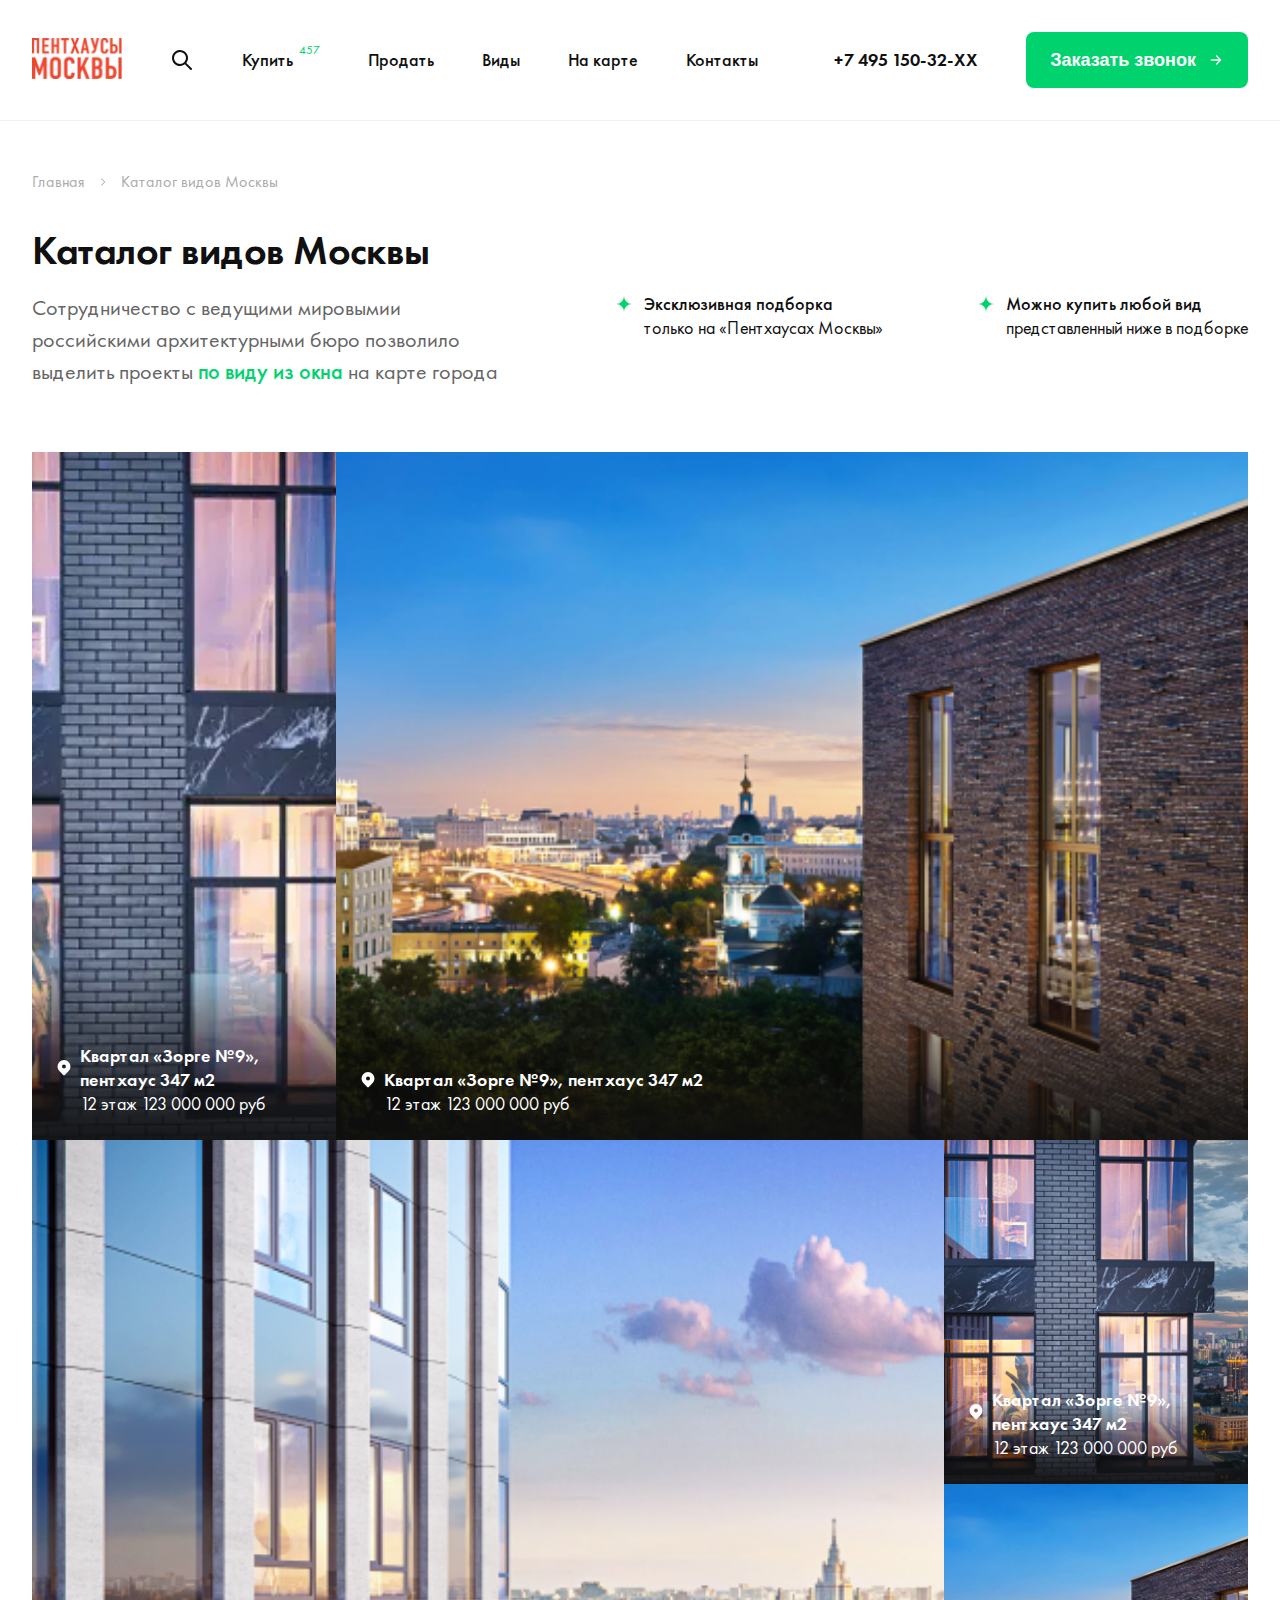
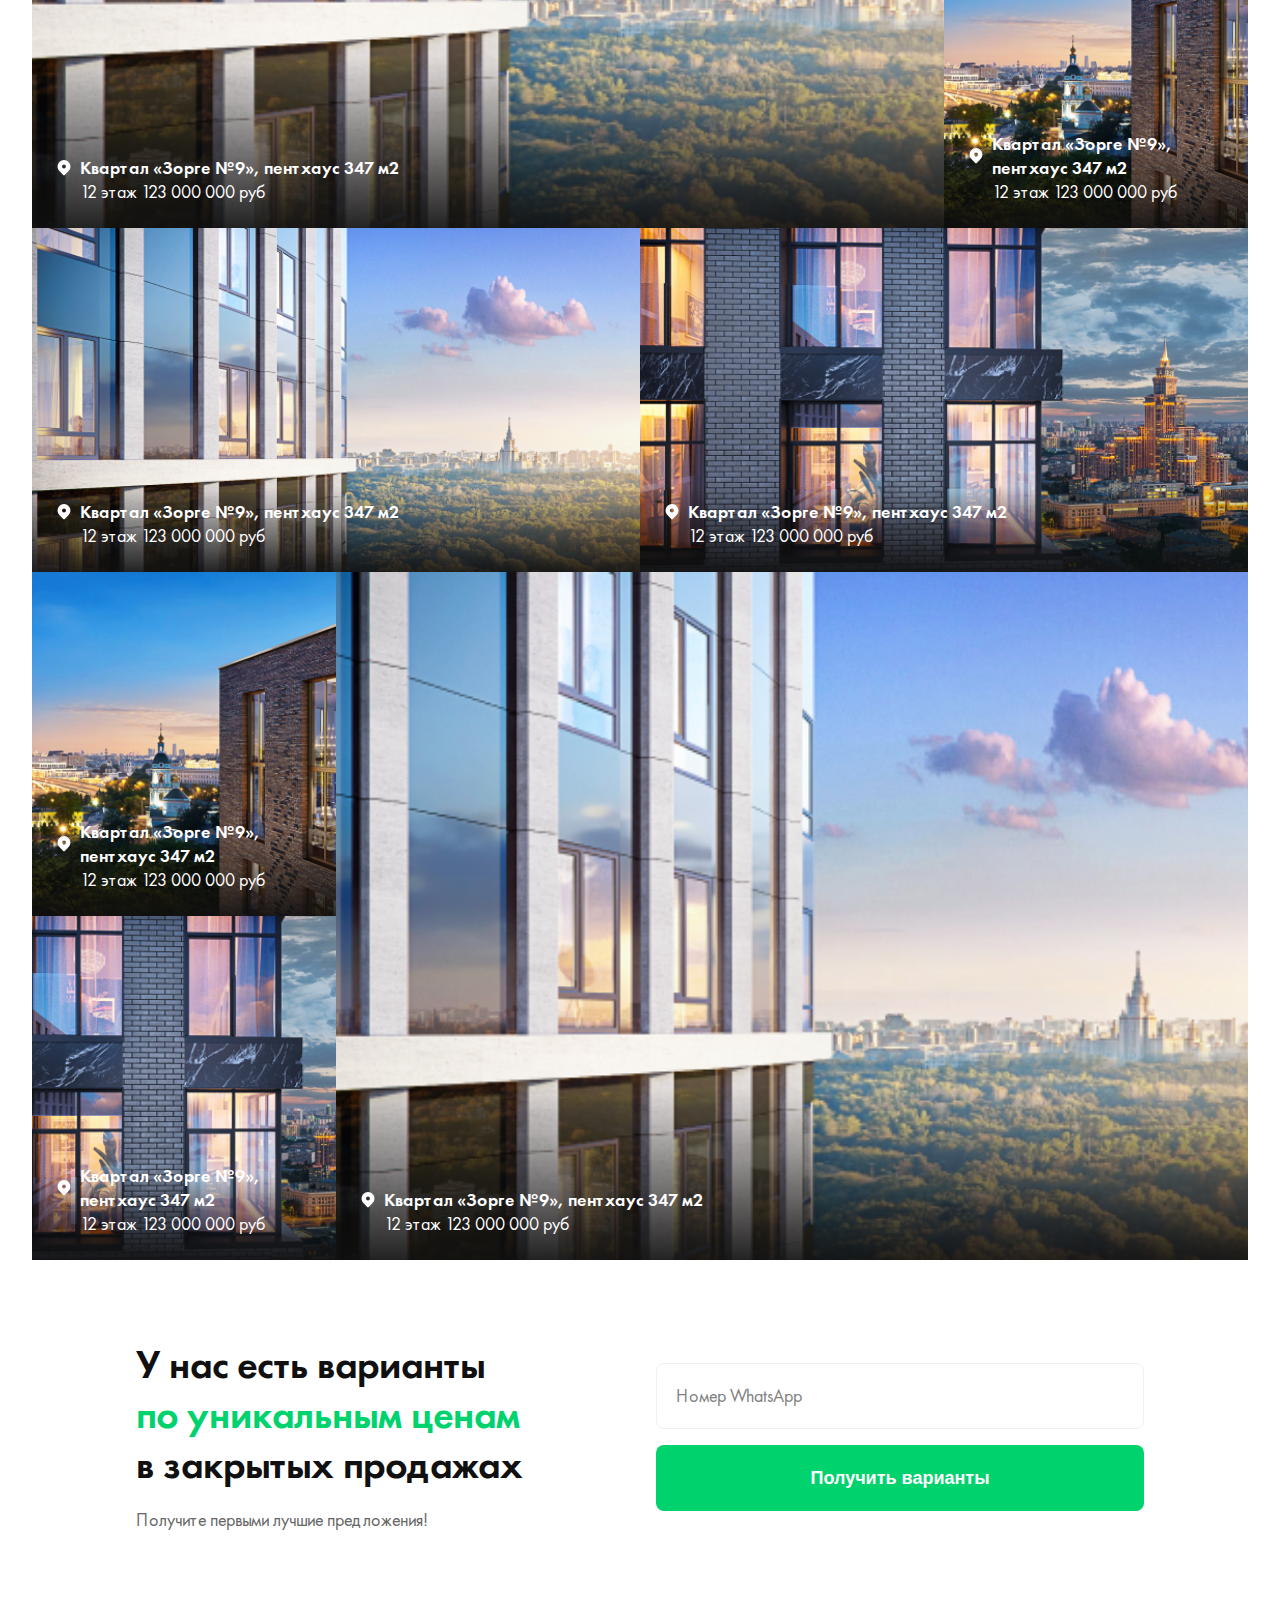
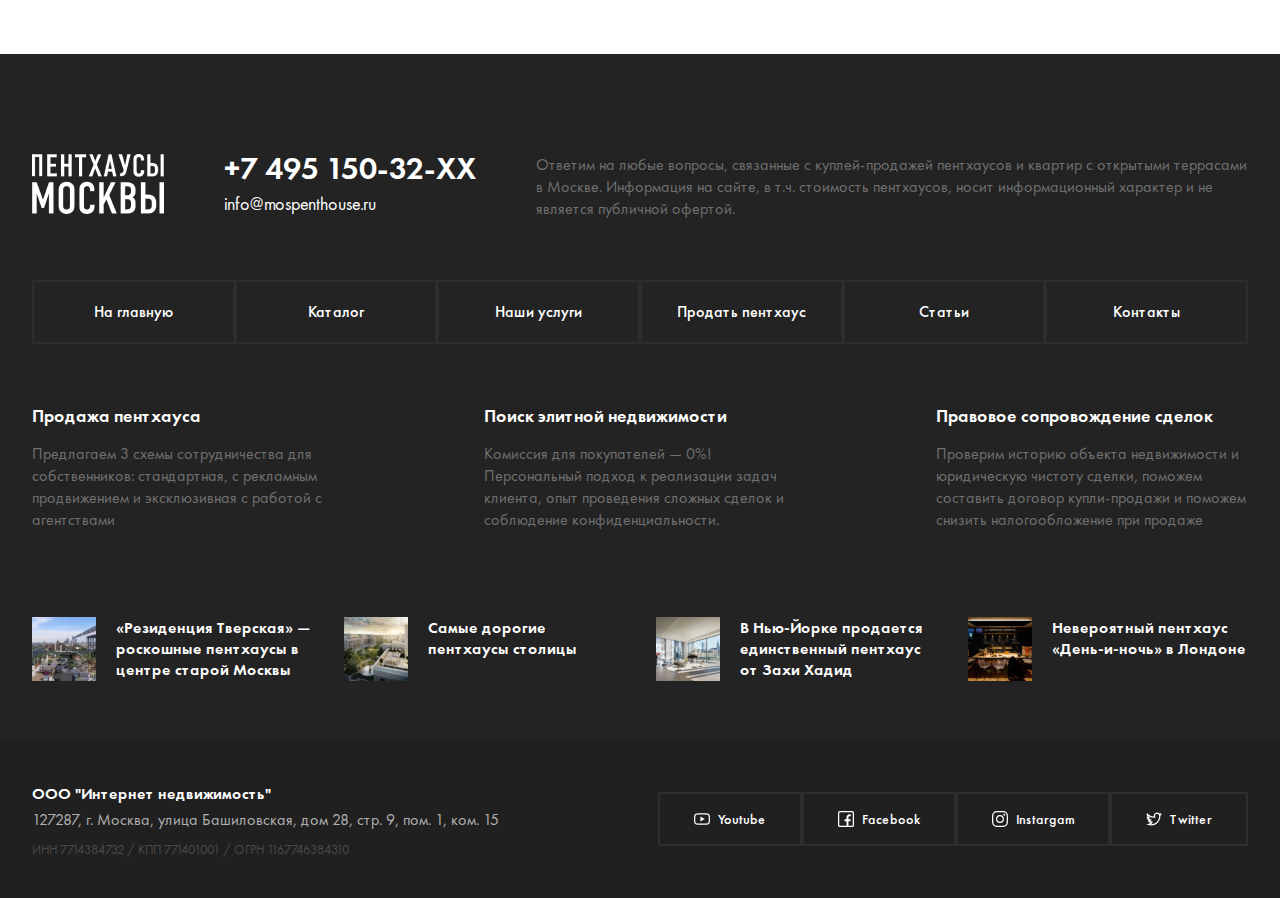
<file: catalog.html>
<!DOCTYPE html>
<html lang="ru">

<head>
    <meta charset="UTF-8">
    <meta http-equiv="X-UA-Compatible" content="IE=edge">
    <meta name="viewport" content="width=device-width, initial-scale=1.0">
    <title>Document</title>
    <link rel="stylesheet" href="./css/swiper-bundle.min.css">
    <link rel="stylesheet" href="./css/style.css">
</head>

<body>
    <header class="header">
        <div class="header-wrapper"><a class="header-logo" href="./">
                <picture>
                    <source srcset="./img/logo.webp" type="image/webp"><img src="./img/logo.png" alt="Пентхаусы Москвы">
                </picture>
            </a>
            <div class="header-search"><span class="header-search-icon"></span></div>
            <div class="header-menu"><a class="header-link" href="#">Купить<span class="header-amount">457</span></a><a class="header-link" href="#">Продать</a><a class="header-link" href="/catalog.html">Виды</a><a class="header-link" href="#">На карте</a><a class="header-link" href="#">Контакты</a></div><a class="header-phone" href="tel:+749515032XX">+7 495 150-32-XX</a><button class="header-btn">Заказать звонок<span class="header-btn-icon"></span></button>
            <div class="header-toggle"><span class="header-toggle-icon"></span></div>
        </div>
    </header>
    <div class="wrapper">
        <ul class="breadcrumbs">
            <li class="breadcrumbs-item">Главная</li><span class="breadcrumbs-icon"></span>
            <li class="breadcrumbs-item">Каталог видов Москвы</li>
        </ul>
    </div>
    <div class="catalog">
        <div class="wrapper">
            <h1 class="catalog-title">Каталог видов Москвы</h1>
            <div class="catalog-content">
                <p class="catalog-text">Сотрудничество с ведущими мировымии российскими архитектурными бюро позволило выделить проекты <span>по виду из окна </span>на карте города</p>
                <p class="catalog-advantage"> Эксклюзивная подборка <span>только на «Пентхаусах Москвы»</span></p>
                <p class="catalog-advantage"> Можно купить любой вид <span>представленный ниже в подборке</span></p>
            </div>
            <div class="catalog-grid">
                <a class="catalog-col-1 catalog-row-2 catalog-item" href="#">
                    <div class="catalog-img">
                        <picture>
                            <source srcset="./img/top10_1.webp" type="image/webp"><img src="./img/top10_1.png" alt="">
                        </picture>
                        <div class="catalog-overlay">
                            <p class="catalog-address">Квартал «Зорге №9», пентхаус 347 м2</p>
                            <p class="catalog-subaddress">
                                12 этаж
                                <span>123 000 000 руб</span>
                            </p>
                        </div>
                    </div>
                </a><a class="catalog-col-3 catalog-row-2 catalog-item" href="#">
                    <div class="catalog-img"><img src="./img/top10_2.png" alt="">
                        <div class="catalog-overlay">
                            <p class="catalog-address">Квартал «Зорге №9», пентхаус 347 м2</p>
                            <p class="catalog-subaddress">
                                12 этаж
                                <span>123 000 000 руб</span>
                            </p>
                        </div>
                    </div>
                </a><a class="catalog-col-3 catalog-row-2 catalog-item" href="#">
                    <div class="catalog-img"><img src="./img/top10_3.png" alt="">
                        <div class="catalog-overlay">
                            <p class="catalog-address">Квартал «Зорге №9», пентхаус 347 м2</p>
                            <p class="catalog-subaddress">
                                12 этаж
                                <span>123 000 000 руб</span>
                            </p>
                        </div>
                    </div>
                </a><a class="catalog-col-1 catalog-row-1 catalog-item" href="#">
                    <div class="catalog-img"><img src="./img/top10_1.png" alt="">
                        <div class="catalog-overlay">
                            <p class="catalog-address">Квартал «Зорге №9», пентхаус 347 м2</p>
                            <p class="catalog-subaddress">
                                12 этаж
                                <span>123 000 000 руб</span>
                            </p>
                        </div>
                    </div>
                </a><a class="catalog-col-1 catalog-row-1 catalog-item" href="#">
                    <div class="catalog-img"><img src="./img/top10_2.png" alt="">
                        <div class="catalog-overlay">
                            <p class="catalog-address">Квартал «Зорге №9», пентхаус 347 м2</p>
                            <p class="catalog-subaddress">
                                12 этаж
                                <span>123 000 000 руб</span>
                            </p>
                        </div>
                    </div>
                </a><a class="catalog-col-2 catalog-row-1 catalog-item" href="#">
                    <div class="catalog-img"><img src="./img/top10_3.png" alt="">
                        <div class="catalog-overlay">
                            <p class="catalog-address">Квартал «Зорге №9», пентхаус 347 м2</p>
                            <p class="catalog-subaddress">
                                12 этаж
                                <span>123 000 000 руб</span>
                            </p>
                        </div>
                    </div>
                </a><a class="catalog-col-2 catalog-row-1 catalog-item" href="#">
                    <div class="catalog-img"><img src="./img/top10_1.png" alt="">
                        <div class="catalog-overlay">
                            <p class="catalog-address">Квартал «Зорге №9», пентхаус 347 м2</p>
                            <p class="catalog-subaddress">
                                12 этаж
                                <span>123 000 000 руб</span>
                            </p>
                        </div>
                    </div>
                </a><a class="catalog-col-1 catalog-row-1 catalog-item" href="#">
                    <div class="catalog-img"><img src="./img/top10_2.png" alt="">
                        <div class="catalog-overlay">
                            <p class="catalog-address">Квартал «Зорге №9», пентхаус 347 м2</p>
                            <p class="catalog-subaddress">
                                12 этаж
                                <span>123 000 000 руб</span>
                            </p>
                        </div>
                    </div>
                </a><a class="catalog-col-3 catalog-row-2 catalog-item" href="#">
                    <div class="catalog-img"><img src="./img/top10_3.png" alt="">
                        <div class="catalog-overlay">
                            <p class="catalog-address">Квартал «Зорге №9», пентхаус 347 м2</p>
                            <p class="catalog-subaddress">
                                12 этаж
                                <span>123 000 000 руб</span>
                            </p>
                        </div>
                    </div>
                </a><a class="catalog-col-1 catalog-row-1 catalog-item" href="#">
                    <div class="catalog-img"><img src="./img/top10_1.png" alt="">
                        <div class="catalog-overlay">
                            <p class="catalog-address">Квартал «Зорге №9», пентхаус 347 м2</p>
                            <p class="catalog-subaddress">
                                12 этаж
                                <span>123 000 000 руб</span>
                            </p>
                        </div>
                    </div>
                </a>
            </div>
        </div>
    </div>
    <div class="formCatalog">
        <div class="wrapper">
            <div class="formCatalog-content">
                <h2 class="formCatalog-title"> У нас есть варианты <span>по уникальным ценам </span>в закрытых продажах</h2>
                <p class="formCatalog-text">Получите первыми лучшие предложения!</p>
            </div>
            <form class="formCatalog-form">
                <div class="formCatalog-field">
                    <div class="formCatalog-input"><input id="whatsapp" name="whatsapp" type="tel" placeholder="Номер WhatsApp" required><label for="whatsapp">Номер WhatsApp</label></div>
                </div><button class="formCatalog-btn">Получить варианты</button>
            </form>
        </div>
    </div>
    <div class="header-overlay"></div>
    <script src="./js/jquery.min.js"></script>
    <script src="./js/jquery.selectric.min.js"> </script>
    <script src="./js/jquery.maskedinput.min.js"></script>
    <script src="./js/swiper-bundle.min.js"></script>
    <script src="./js/script.js"> </script>
    <footer class="footer">
        <div class="footer-top">
            <div class="footer-wrapper">
                <div class="footer-contact">
                    <div class="footer-contact-logo"><img src="./img/logo-white.png" alt="Пентхаусы Москвы"></div>
                    <div class="footer-contact-links"><a class="footer-contact-link footer-contact-phone" href="tel:+749515032ХХ">+7 495 150-32-ХХ</a><a class="footer-contact-link footer-contact-mail" href="mailto:info@mospenthouse.ru">info@mospenthouse.ru</a></div>
                    <div class="footer-contact-text">Ответим на любые вопросы, связанные с куплей-продажей пентхаусов и квартир с открытыми террасами в Москве. Информация на сайте, в т.ч. стоимость пентхаусов, носит информационный характер и не является публичной офертой.</div>
                </div>
                <div class="footer-menu"><a class="footer-menu-link" href="./">На главную</a><a class="footer-menu-link" href="./catalog.html">Каталог</a><a class="footer-menu-link" href="#">Наши услуги</a><a class="footer-menu-link" href="#">Продать пентхаус</a><a class="footer-menu-link" href="#">Статьи</a><a class="footer-menu-link" href="#">Контакты</a></div>
                <div class="footer-services"><a class="footer-service" href="#">
                        <p class="footer-service-title">Продажа пентхауса</p>
                        <p class="footer-service-text">Предлагаем 3 схемы сотрудничества для собственников<span>: стандартная, с рекламным продвижением и эксклюзивная с работой с агентствами</span></p>
                    </a><a class="footer-service" href="#">
                        <p class="footer-service-title">Поиск элитной недвижимости</p>
                        <p class="footer-service-text">Комиссия для покупателей — 0%! <span>Персональный подход к реализации задач клиента, опыт проведения сложных сделок и соблюдение конфиденциальности.</span></p>
                    </a><a class="footer-service" href="#">
                        <p class="footer-service-title">Правовое сопровождение сделок</p>
                        <p class="footer-service-text">Проверим историю объекта недвижимости и юридическую чистоту сделки<span>, поможем составить договор купли-продажи и поможем снизить налогообложение при продаже</span></p>
                    </a></div>
                <div class="footer-news"><a class="footer-new" href="#">
                        <div class="footer-new-img"><img src="./img/new1.png" alt="1"></div>
                        <p class="footer-new-title">«Резиденция Тверская» — роскошные пентхаусы в центре старой Москвы</p>
                    </a><a class="footer-new" href="#">
                        <div class="footer-new-img"><img src="./img/new2.png" alt="2"></div>
                        <p class="footer-new-title">Самые дорогие пентхаусы столицы</p>
                    </a><a class="footer-new" href="#">
                        <div class="footer-new-img"><img src="./img/new3.png" alt="3"></div>
                        <p class="footer-new-title">В Нью-Йорке продается единственный пентхаус от Захи Хадид</p>
                    </a><a class="footer-new" href="#">
                        <div class="footer-new-img"><img src="./img/new4.png" alt="4"></div>
                        <p class="footer-new-title">Невероятный пентхаус «День-и-ночь» в Лондоне</p>
                    </a></div>
            </div>
        </div>
        <div class="footer-bottom">
            <div class="footer-wrapper">
                <div class="footer-info">
                    <div class="footer-company">
                        <div class="footer-company-name">ООО "Интернет недвижимость" </div>
                        <div class="footer-company-address">127287, г. Москва, улица Башиловская, дом 28, стр. 9, пом. 1, ком. 15</div>
                        <div class="footer-company-legal">ИНН 7714384732 / КПП 771401001 / ОГРН 1167746384310</div>
                    </div>
                    <div class="footer-socials"><a class="footer-social" href="#" target="_blank"> <span class="footer-social-icon footer-social-icon__youtube"></span><span class="footer-social-title">Youtube</span></a><a class="footer-social" href="#" target="_blank"><span class="footer-social-icon footer-social-icon__facebook"></span><span class="footer-social-title">Facebook</span></a><a class="footer-social" href="#" target="_blank"><span class="footer-social-icon footer-social-icon__instagram"></span><span class="footer-social-title">Instargam</span></a><a class="footer-social" href="#" target="_blank"><span class="footer-social-icon footer-social-icon__twitter"></span><span class="footer-social-title">Twitter</span></a></div>
                </div>
            </div>
        </div>
    </footer>
</body>

</html>
</file>
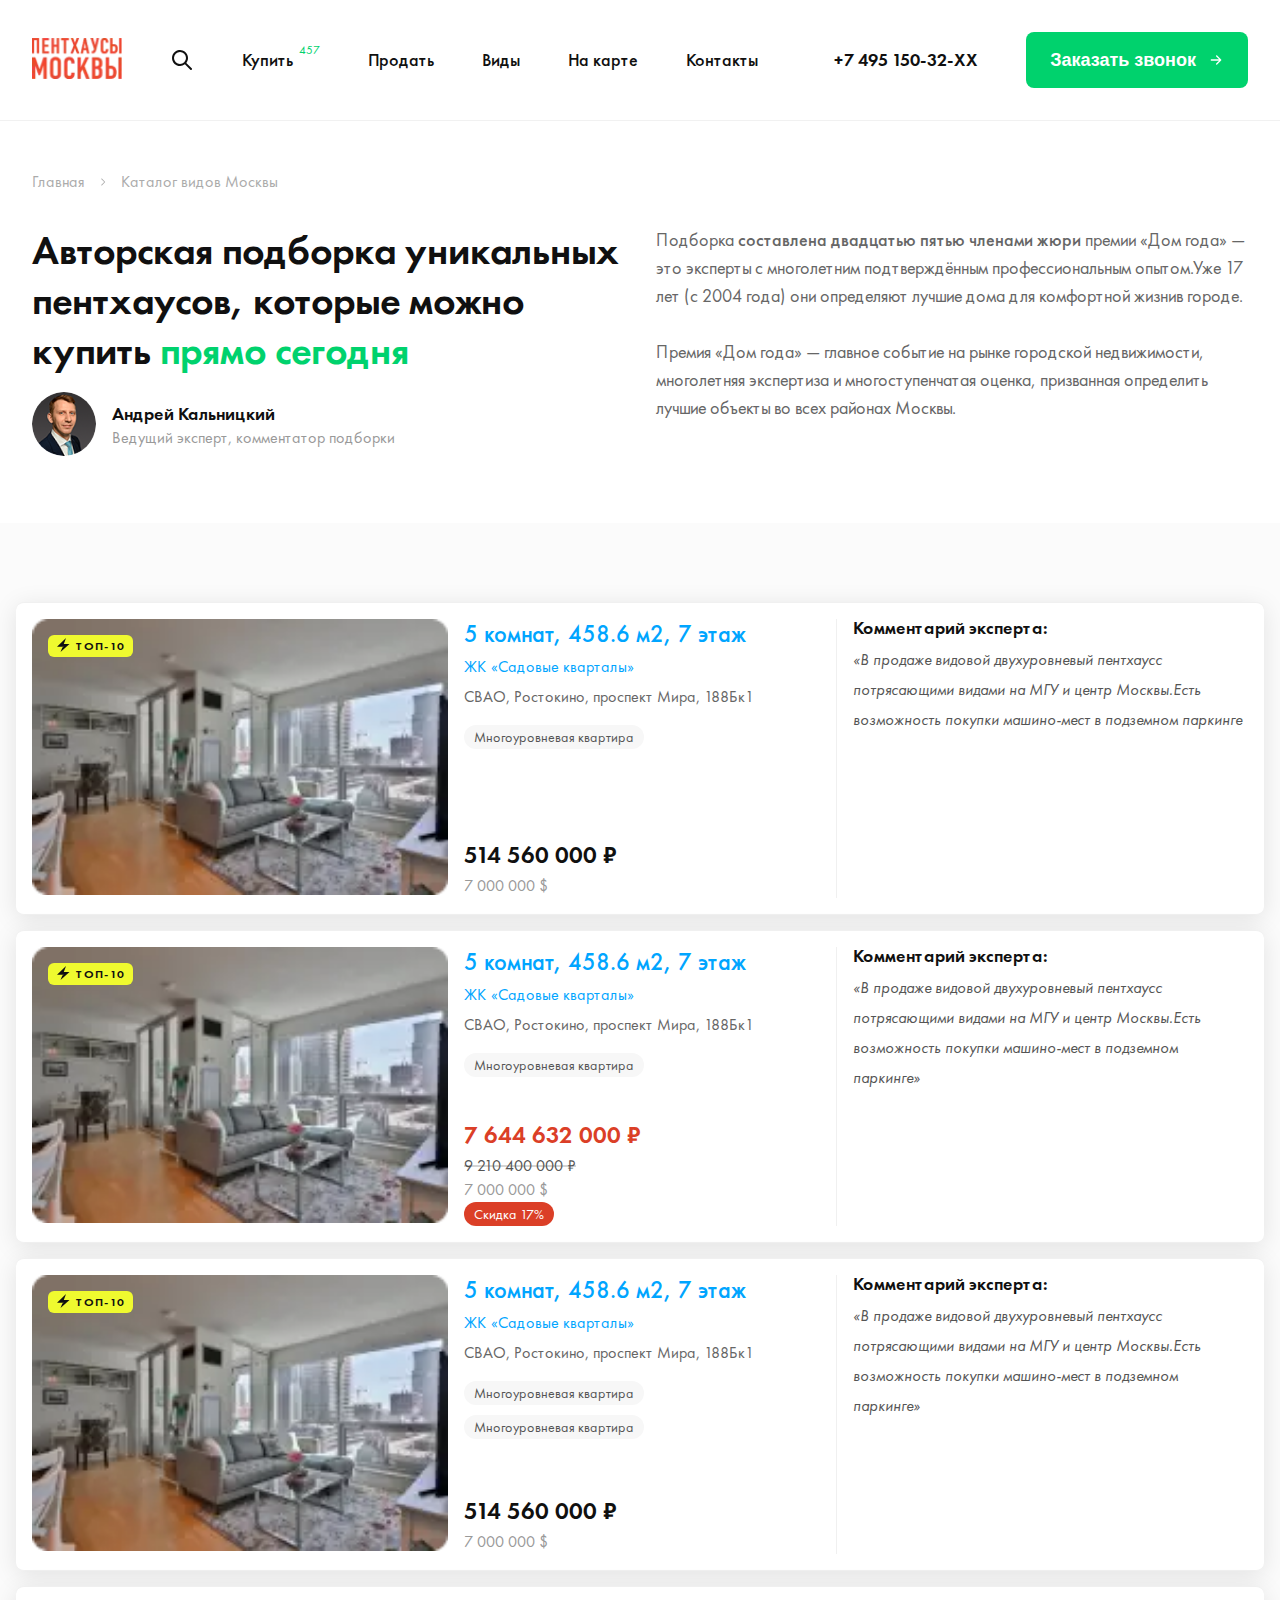
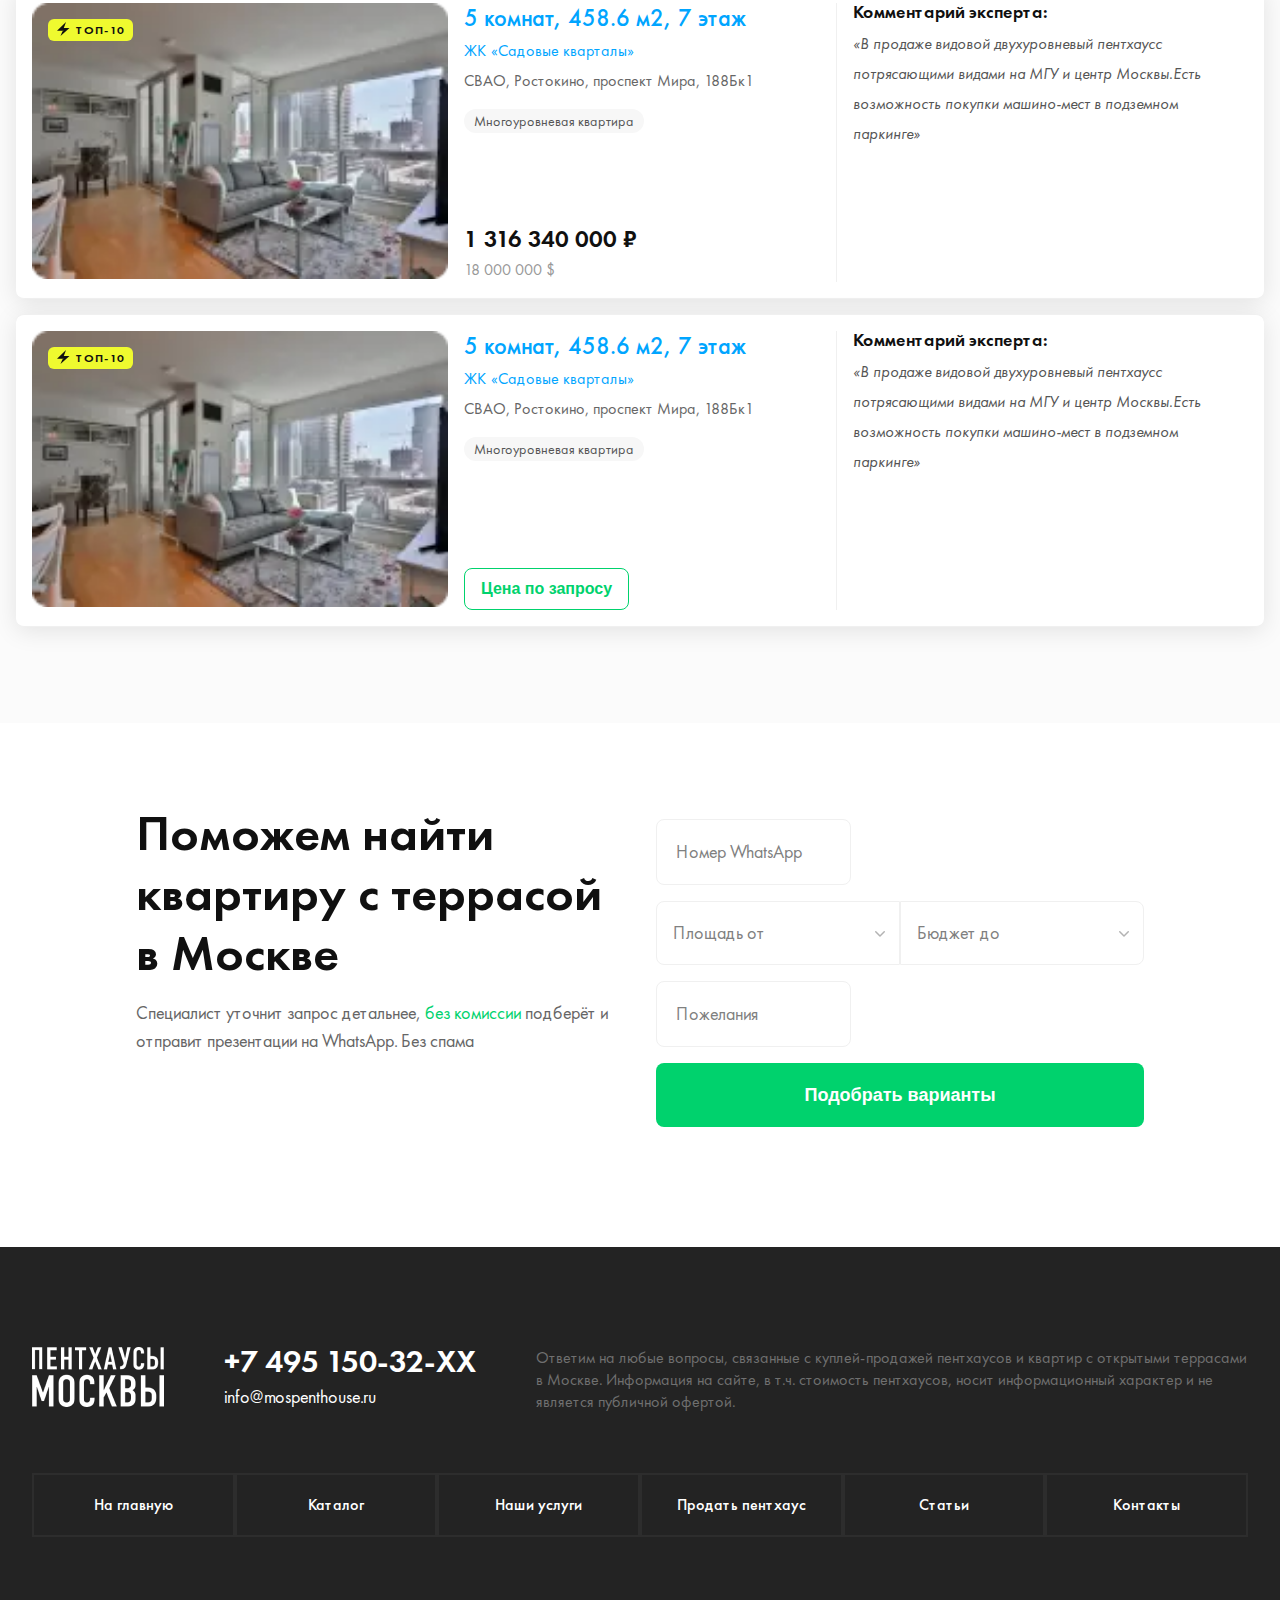
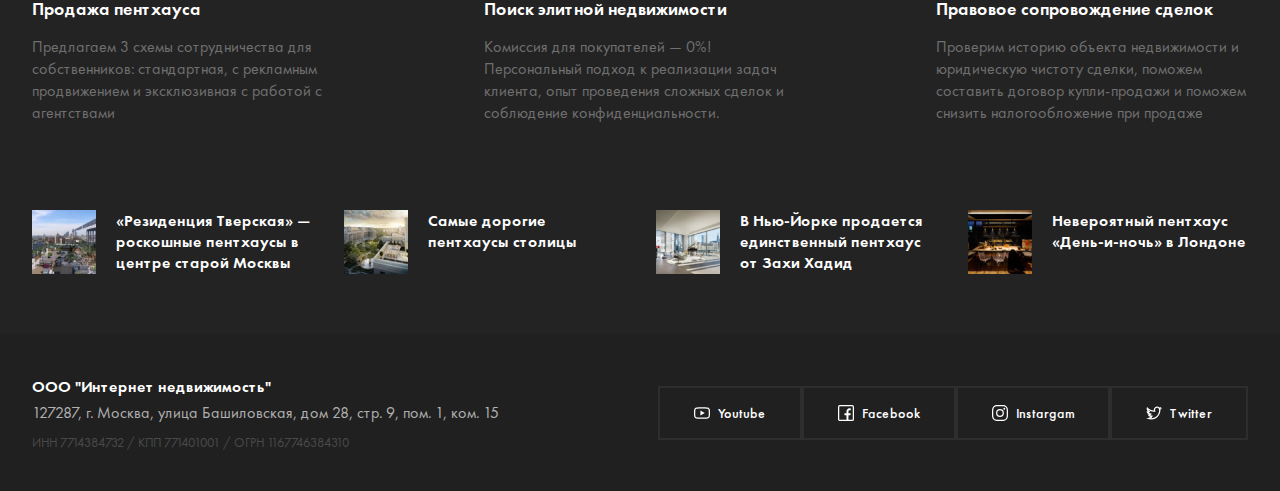
<file: compilation.html>
<!DOCTYPE html>
<html lang="ru">

<head>
    <meta charset="UTF-8">
    <meta http-equiv="X-UA-Compatible" content="IE=edge">
    <meta name="viewport" content="width=device-width, initial-scale=1.0">
    <title>Document</title>
    <link rel="stylesheet" href="./css/selectric.css">
    <link rel="stylesheet" href="./css/swiper-bundle.min.css">
    <link rel="stylesheet" href="./css/style.css">
</head>

<body>
    <header class="header">
        <div class="header-wrapper"><a class="header-logo" href="./">
                <picture>
                    <source srcset="./img/logo.webp" type="image/webp"><img src="./img/logo.png" alt="Пентхаусы Москвы">
                </picture>
            </a>
            <div class="header-search"><span class="header-search-icon"></span></div>
            <div class="header-menu"><a class="header-link" href="#">Купить<span class="header-amount">457</span></a><a class="header-link" href="#">Продать</a><a class="header-link" href="/catalog.html">Виды</a><a class="header-link" href="#">На карте</a><a class="header-link" href="#">Контакты</a></div><a class="header-phone" href="tel:+749515032XX">+7 495 150-32-XX</a><button class="header-btn">Заказать звонок<span class="header-btn-icon"></span></button>
            <div class="header-toggle"><span class="header-toggle-icon"></span></div>
        </div>
    </header>
    <div class="wrapper">
        <ul class="breadcrumbs">
            <li class="breadcrumbs-item">Главная</li><span class="breadcrumbs-icon"></span>
            <li class="breadcrumbs-item">Каталог видов Москвы</li>
        </ul>
    </div>
    <div class="compilation-intro">
        <div class="wrapper">
            <div class="compilation-intro-content">
                <h1 class="compilation-intro-title">Авторская подборка уникальных пентхаусов, которые можно купить <span>прямо сегодня</span></h1>
                <div class="compilation-intro-expert">
                    <div class="compilation-intro-avatar"><img src="./img/author.png" alt=""></div>
                    <div class="compilation-intro-author">
                        <p class="compilation-intro-name">Андрей Кальницкий</p>
                        <p class="compilation-intro-position">Ведущий эксперт, комментатор подборки</p>
                    </div>
                </div>
            </div>
            <div class="compilation-intro-desc">
                <p class="compilation-intro-text">Подборка <span>составлена двадцатью пятью членами жюри </span>премии «Дом года» — это эксперты с многолетним подтверждённым профессиональным опытом.Уже 17 лет (с 2004 года) они определяют лучшие дома для комфортной жизнив городе.<br><br>Премия «Дом года» — главное событие на рынке городской недвижимости, многолетняя экспертиза и многоступенчатая оценка, призванная определить лучшие объекты во всех районах Москвы.</p>
            </div>
        </div>
    </div>
    <div class="compilation-teasers">
        <div class="wrapper">
            <div class="teaser teaser__big teaser__desc">
                <div class="teaser-slider swiper">
                    <div class="swiper-wrapper">
                        <div class="swiper-slide">
                            <picture>
                                <source srcset="./img/teaser1.webp" type="image/webp"><img src="./img/teaser1.png" alt="1">
                            </picture>
                        </div>
                        <div class="swiper-slide"><img src="./img/teaser1.png" alt="1"></div>
                        <div class="swiper-slide"><img src="./img/teaser1.png" alt="1"></div>
                        <div class="swiper-slide"><img src="./img/teaser1.png" alt="1"></div>
                    </div>
                    <div class="swiper-pagination"></div>
                    <div class="teaser-overlay">
                        <p class="teaser-overlay-tag"> <span class="teaser-overlay-icon"></span>топ-10</p>
                    </div>
                </div>
                <div class="teaser-content"><a class="teaser-title" href="#">5 комнат, 458.6 м2, 7 этаж </a><a class="teaser-jk" href="#">ЖК «Садовые кварталы»</a>
                    <p class="teaser-address">СВАО, Ростокино, проспект Мира, 188Бк1</p>
                    <div class="teaser-tags">
                        <p class="teaser-tag">Многоуровневая квартира</p>
                    </div>
                    <div class="teaser-price">
                        <div class="teaser-rub">514 560 000 ₽</div>
                        <div class="teaser-dol">7 000 000 $</div>
                    </div>
                </div>
                <div class="teaser-desc">
                    <p class="teaser-desc-title">Комментарий эксперта:</p>
                    <p class="teaser-desc-text">«В продаже видовой двухуровневый пентхаусс потрясающими видами на МГУ и центр Москвы.Есть возможность покупки машино-мест в подземном паркинге</p><button class="teaser-desc-btn">Записаться на просмотр</button>
                </div>
            </div>
            <div class="teaser teaser__big teaser__desc">
                <div class="teaser-slider swiper">
                    <div class="swiper-wrapper">
                        <div class="swiper-slide">
                            <picture>
                                <source srcset="./img/teaser1.webp" type="image/webp"><img src="./img/teaser1.png" alt="1">
                            </picture>
                        </div>
                        <div class="swiper-slide"><img src="./img/teaser1.png" alt="1"></div>
                        <div class="swiper-slide"><img src="./img/teaser1.png" alt="1"></div>
                        <div class="swiper-slide"><img src="./img/teaser1.png" alt="1"></div>
                    </div>
                    <div class="swiper-pagination"></div>
                    <div class="teaser-overlay">
                        <p class="teaser-overlay-tag"> <span class="teaser-overlay-icon"></span>топ-10</p>
                    </div>
                </div>
                <div class="teaser-content"><a class="teaser-title" href="#">5 комнат, 458.6 м2, 7 этаж </a><a class="teaser-jk" href="#">ЖК «Садовые кварталы»</a>
                    <p class="teaser-address">СВАО, Ростокино, проспект Мира, 188Бк1</p>
                    <div class="teaser-tags">
                        <p class="teaser-tag">Многоуровневая квартира</p>
                    </div>
                    <div class="teaser-price teaser-price__sale">
                        <div class="teaser-rub">7 644 632 000 ₽</div>
                        <div class="teaser-old">9 210 400 000 ₽</div>
                        <div class="teaser-dol">7 000 000 $</div>
                        <div class="teaser-percent">Скидка 17%</div>
                    </div>
                </div>
                <div class="teaser-desc">
                    <p class="teaser-desc-title">Комментарий эксперта:</p>
                    <p class="teaser-desc-text">«В продаже видовой двухуровневый пентхаусс потрясающими видами на МГУ и центр Москвы.Есть возможность покупки машино-мест в подземном паркинге»</p><button class="teaser-desc-btn">Записаться на просмотр</button>
                </div>
            </div>
            <div class="teaser teaser__big teaser__desc">
                <div class="teaser-slider swiper">
                    <div class="swiper-wrapper">
                        <div class="swiper-slide">
                            <picture>
                                <source srcset="./img/teaser1.webp" type="image/webp"><img src="./img/teaser1.png" alt="1">
                            </picture>
                        </div>
                        <div class="swiper-slide"><img src="./img/teaser1.png" alt="1"></div>
                        <div class="swiper-slide"><img src="./img/teaser1.png" alt="1"></div>
                        <div class="swiper-slide"><img src="./img/teaser1.png" alt="1"></div>
                    </div>
                    <div class="swiper-pagination"></div>
                    <div class="teaser-overlay">
                        <p class="teaser-overlay-tag"> <span class="teaser-overlay-icon"></span>топ-10</p>
                    </div>
                </div>
                <div class="teaser-content"><a class="teaser-title" href="#">5 комнат, 458.6 м2, 7 этаж </a><a class="teaser-jk" href="#">ЖК «Садовые кварталы»</a>
                    <p class="teaser-address">СВАО, Ростокино, проспект Мира, 188Бк1</p>
                    <div class="teaser-tags">
                        <p class="teaser-tag">Многоуровневая квартира</p>
                        <p class="teaser-tag">Многоуровневая квартира</p>
                    </div>
                    <div class="teaser-price">
                        <div class="teaser-rub">514 560 000 ₽</div>
                        <div class="teaser-dol">7 000 000 $</div>
                    </div>
                </div>
                <div class="teaser-desc">
                    <p class="teaser-desc-title">Комментарий эксперта:</p>
                    <p class="teaser-desc-text">«В продаже видовой двухуровневый пентхаусс потрясающими видами на МГУ и центр Москвы.Есть возможность покупки машино-мест в подземном паркинге»</p><button class="teaser-desc-btn">Записаться на просмотр</button>
                </div>
            </div>
            <div class="teaser teaser__big teaser__desc">
                <div class="teaser-slider swiper">
                    <div class="swiper-wrapper">
                        <div class="swiper-slide">
                            <picture>
                                <source srcset="./img/teaser1.webp" type="image/webp"><img src="./img/teaser1.png" alt="1">
                            </picture>
                        </div>
                        <div class="swiper-slide"><img src="./img/teaser1.png" alt="1"></div>
                        <div class="swiper-slide"><img src="./img/teaser1.png" alt="1"></div>
                        <div class="swiper-slide"><img src="./img/teaser1.png" alt="1"></div>
                    </div>
                    <div class="swiper-pagination"></div>
                    <div class="teaser-overlay">
                        <p class="teaser-overlay-tag"> <span class="teaser-overlay-icon"></span>топ-10</p>
                    </div>
                </div>
                <div class="teaser-content"><a class="teaser-title" href="#">5 комнат, 458.6 м2, 7 этаж </a><a class="teaser-jk" href="#">ЖК «Садовые кварталы»</a>
                    <p class="teaser-address">СВАО, Ростокино, проспект Мира, 188Бк1</p>
                    <div class="teaser-tags">
                        <p class="teaser-tag">Многоуровневая квартира</p>
                    </div>
                    <div class="teaser-price">
                        <div class="teaser-rub">1 316 340 000 ₽</div>
                        <div class="teaser-dol">18 000 000 $</div>
                    </div>
                </div>
                <div class="teaser-desc">
                    <p class="teaser-desc-title">Комментарий эксперта:</p>
                    <p class="teaser-desc-text">«В продаже видовой двухуровневый пентхаусс потрясающими видами на МГУ и центр Москвы.Есть возможность покупки машино-мест в подземном паркинге»</p><button class="teaser-desc-btn">Записаться на просмотр</button>
                </div>
            </div>
            <div class="teaser teaser__big teaser__desc">
                <div class="teaser-slider swiper">
                    <div class="swiper-wrapper">
                        <div class="swiper-slide">
                            <picture>
                                <source srcset="./img/teaser1.webp" type="image/webp"><img src="./img/teaser1.png" alt="1">
                            </picture>
                        </div>
                        <div class="swiper-slide"><img src="./img/teaser1.png" alt="1"></div>
                        <div class="swiper-slide"><img src="./img/teaser1.png" alt="1"></div>
                        <div class="swiper-slide"><img src="./img/teaser1.png" alt="1"></div>
                    </div>
                    <div class="swiper-pagination"></div>
                    <div class="teaser-overlay">
                        <p class="teaser-overlay-tag"> <span class="teaser-overlay-icon"></span>топ-10</p>
                    </div>
                </div>
                <div class="teaser-content"><a class="teaser-title" href="#">5 комнат, 458.6 м2, 7 этаж </a><a class="teaser-jk" href="#">ЖК «Садовые кварталы»</a>
                    <p class="teaser-address">СВАО, Ростокино, проспект Мира, 188Бк1</p>
                    <div class="teaser-tags">
                        <p class="teaser-tag">Многоуровневая квартира</p>
                    </div>
                    <div class="teaser-price teaser-price__request"><button class="teaser-request">Цена по запросу</button></div>
                </div>
                <div class="teaser-desc">
                    <p class="teaser-desc-title">Комментарий эксперта:</p>
                    <p class="teaser-desc-text">«В продаже видовой двухуровневый пентхаусс потрясающими видами на МГУ и центр Москвы.Есть возможность покупки машино-мест в подземном паркинге»</p><button class="teaser-desc-btn">Записаться на просмотр</button>
                </div>
            </div>
        </div>
    </div>
    <div class="compilation-form">
        <div class="wrapper">
            <div class="compilation-form-content">
                <h2 class="compilation-form-title">Поможем найти квартиру с террасой в Москве</h2>
                <p class="compilation-form-text"> Специалист уточнит запрос детальнее, <span>без комиссии </span>подберёт и отправит презентации на WhatsApp. Без спама </p>
            </div>
            <div class="compilation-form-form">
                <div class="main-left-field whatsapp">
                    <div class="main-left-input">
                        <input id="whatsapp" name="whatsapp" type="tel" placeholder="Номер WhatsApp" required>
                        <label for="whatsapp">Номер WhatsApp</label>
                    </div>
                </div>
                <div class="select-field price">
                    <select class="select">
                        <option class="placeholder" value="placeholder" disabled selected>Площадь от</option>
                        <option value="KV">Квартира</option>
                        <option value="PH">Пентхаус</option>
                        <option value="TH">Таунхаус</option>
                    </select>
                    <select class="select">
                        <option class="placeholder" value="placeholder" disabled selected>Бюджет до</option>
                        <option value="KV">Квартира</option>
                        <option value="PH">Пентхаус</option>
                        <option value="TH">Таунхаус</option>
                    </select>
                </div>
                <div class="main-left-field whatsapp">
                    <div class="main-left-input">
                        <input id="whatsapp" name="whatsapp" type="tel" placeholder="Номер WhatsApp" required>
                        <label for="whatsapp">Пожелания</label>
                    </div>
                </div>
                <button class="main-left-btn">Подобрать варианты</button>
            </div>
        </div>
    </div>
    <div class="header-overlay"></div>
    <script src="./js/jquery.min.js"></script>
    <script src="./js/jquery.selectric.min.js"> </script>
    <script src="./js/jquery.maskedinput.min.js"></script>
    <script src="./js/swiper-bundle.min.js"></script>
    <script src="./js/script.js"> </script>
    <footer class="footer">
        <div class="footer-top">
            <div class="footer-wrapper">
                <div class="footer-contact">
                    <div class="footer-contact-logo">
                        <picture>
                            <source srcset="./img/logo-white.webp" type="image/webp"><img src="./img/logo-white.png" alt="Пентхаусы Москвы">
                        </picture>
                    </div>
                    <div class="footer-contact-links"><a class="footer-contact-link footer-contact-phone" href="tel:+749515032ХХ">+7 495 150-32-ХХ</a><a class="footer-contact-link footer-contact-mail" href="mailto:info@mospenthouse.ru">info@mospenthouse.ru</a></div>
                    <div class="footer-contact-text">Ответим на любые вопросы, связанные с куплей-продажей пентхаусов и квартир с открытыми террасами в Москве. Информация на сайте, в т.ч. стоимость пентхаусов, носит информационный характер и не является публичной офертой.</div>
                </div>
                <div class="footer-menu"><a class="footer-menu-link" href="./">На главную</a><a class="footer-menu-link" href="./catalog.html">Каталог</a><a class="footer-menu-link" href="#">Наши услуги</a><a class="footer-menu-link" href="#">Продать пентхаус</a><a class="footer-menu-link" href="#">Статьи</a><a class="footer-menu-link" href="#">Контакты</a></div>
                <div class="footer-services"><a class="footer-service" href="#">
                        <p class="footer-service-title">Продажа пентхауса</p>
                        <p class="footer-service-text">Предлагаем 3 схемы сотрудничества для собственников<span>: стандартная, с рекламным продвижением и эксклюзивная с работой с агентствами</span></p>
                    </a><a class="footer-service" href="#">
                        <p class="footer-service-title">Поиск элитной недвижимости</p>
                        <p class="footer-service-text">Комиссия для покупателей — 0%! <span>Персональный подход к реализации задач клиента, опыт проведения сложных сделок и соблюдение конфиденциальности.</span></p>
                    </a><a class="footer-service" href="#">
                        <p class="footer-service-title">Правовое сопровождение сделок</p>
                        <p class="footer-service-text">Проверим историю объекта недвижимости и юридическую чистоту сделки<span>, поможем составить договор купли-продажи и поможем снизить налогообложение при продаже</span></p>
                    </a></div>
                <div class="footer-news"><a class="footer-new" href="#">
                        <div class="footer-new-img"><img src="./img/new1.png" alt="1"></div>
                        <p class="footer-new-title">«Резиденция Тверская» — роскошные пентхаусы в центре старой Москвы</p>
                    </a><a class="footer-new" href="#">
                        <div class="footer-new-img"><img src="./img/new2.png" alt="2"></div>
                        <p class="footer-new-title">Самые дорогие пентхаусы столицы</p>
                    </a><a class="footer-new" href="#">
                        <div class="footer-new-img"><img src="./img/new3.png" alt="3"></div>
                        <p class="footer-new-title">В Нью-Йорке продается единственный пентхаус от Захи Хадид</p>
                    </a><a class="footer-new" href="#">
                        <div class="footer-new-img"><img src="./img/new4.png" alt="4"></div>
                        <p class="footer-new-title">Невероятный пентхаус «День-и-ночь» в Лондоне</p>
                    </a></div>
            </div>
        </div>
        <div class="footer-bottom">
            <div class="footer-wrapper">
                <div class="footer-info">
                    <div class="footer-company">
                        <div class="footer-company-name">ООО "Интернет недвижимость" </div>
                        <div class="footer-company-address">127287, г. Москва, улица Башиловская, дом 28, стр. 9, пом. 1, ком. 15</div>
                        <div class="footer-company-legal">ИНН 7714384732 / КПП 771401001 / ОГРН 1167746384310</div>
                    </div>
                    <div class="footer-socials"><a class="footer-social" href="#" target="_blank"> <span class="footer-social-icon footer-social-icon__youtube"></span><span class="footer-social-title">Youtube</span></a><a class="footer-social" href="#" target="_blank"><span class="footer-social-icon footer-social-icon__facebook"></span><span class="footer-social-title">Facebook</span></a><a class="footer-social" href="#" target="_blank"><span class="footer-social-icon footer-social-icon__instagram"></span><span class="footer-social-title">Instargam</span></a><a class="footer-social" href="#" target="_blank"><span class="footer-social-icon footer-social-icon__twitter"></span><span class="footer-social-title">Twitter</span></a></div>
                </div>
            </div>
        </div>
    </footer>
</body>

</html>
</file>
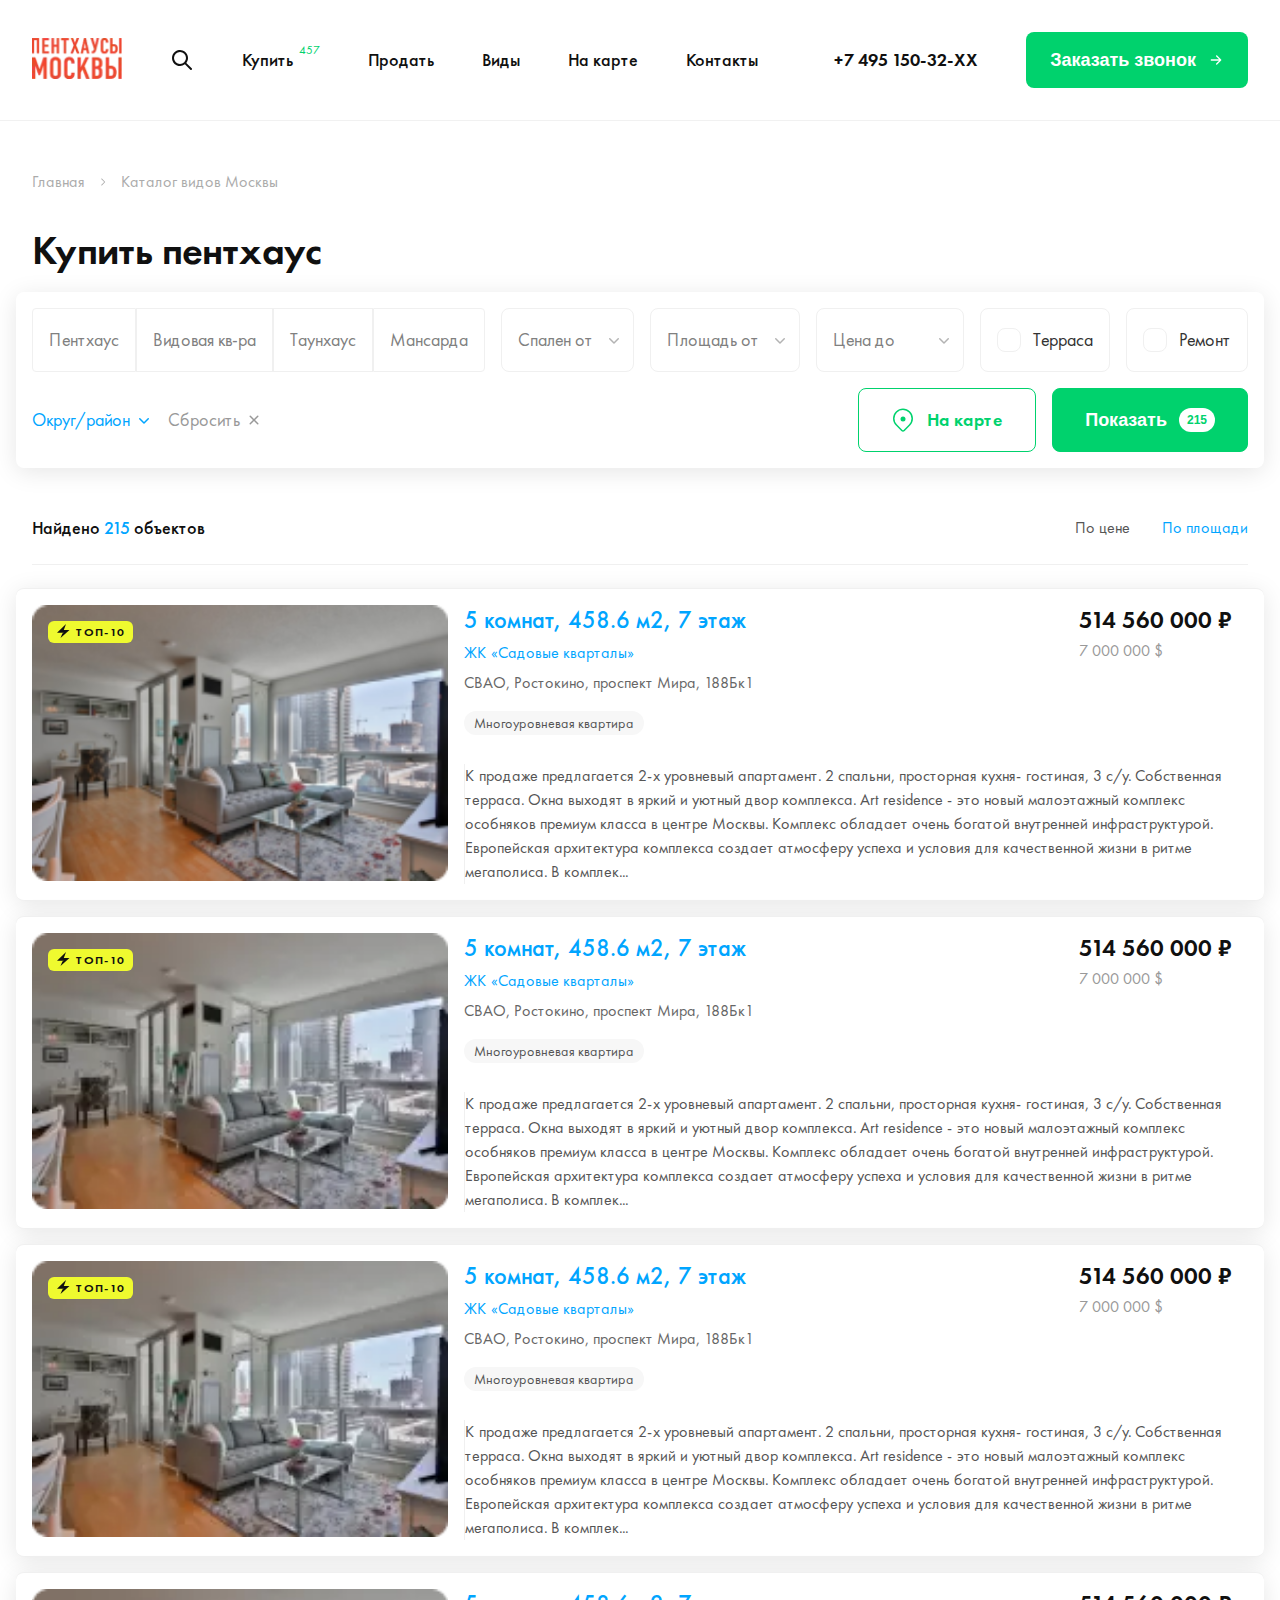
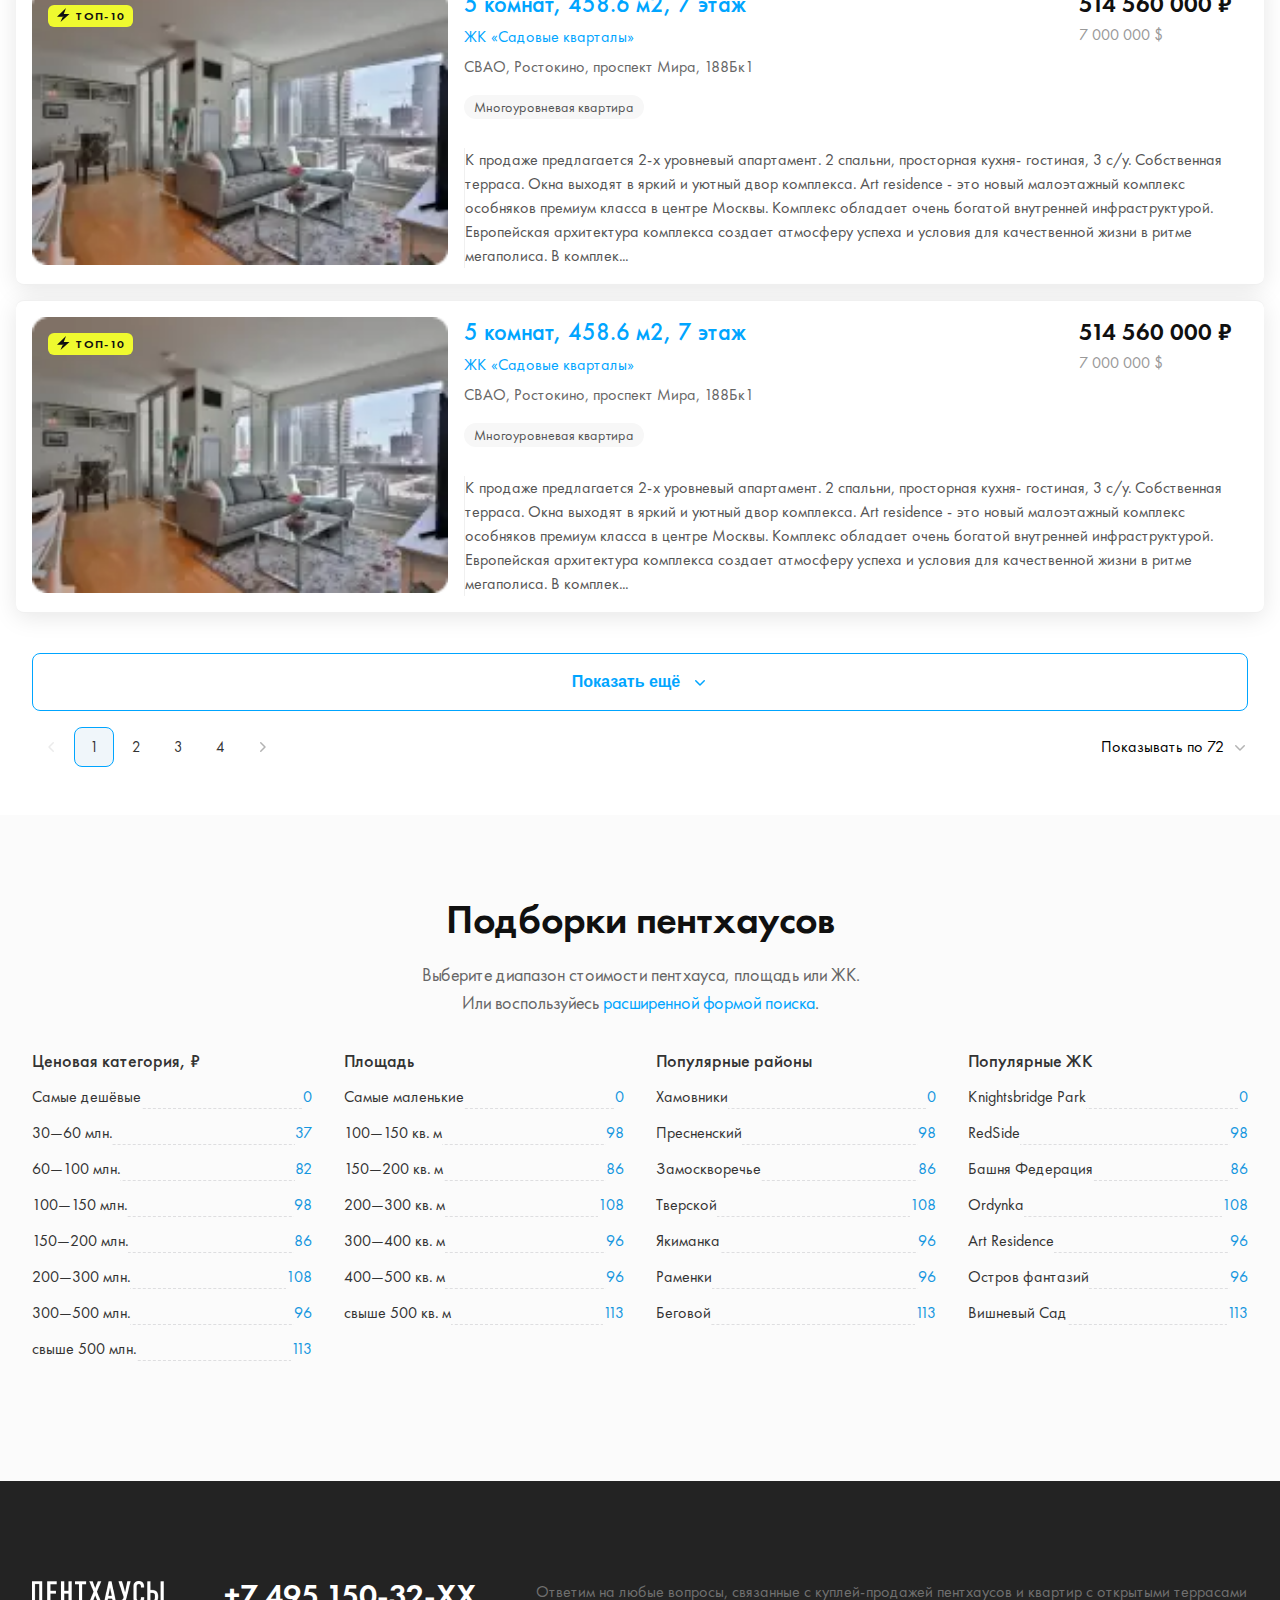
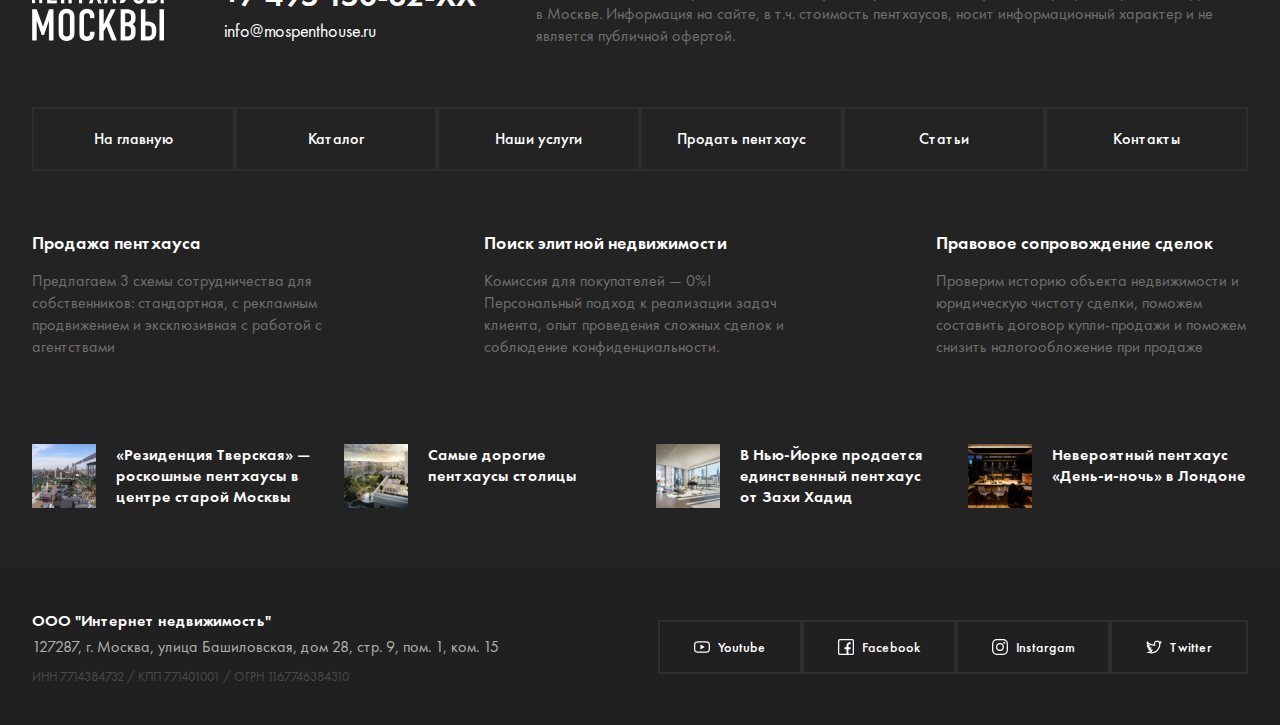
<file: filter.html>
<!DOCTYPE html>
<html lang="ru">

<head>
    <meta charset="UTF-8">
    <meta http-equiv="X-UA-Compatible" content="IE=edge">
    <meta name="viewport" content="width=device-width, initial-scale=1.0">
    <title>Document</title>
    <link rel="stylesheet" href="./css/selectric.css">
    <link rel="stylesheet" href="./css/swiper-bundle.min.css">
    <link rel="stylesheet" href="./css/style.css">
</head>

<body class="listingPage">
    <header class="header">
        <div class="header-wrapper"><a class="header-logo" href="./">
                <picture>
                    <source srcset="./img/logo.webp" type="image/webp"><img src="./img/logo.png" alt="Пентхаусы Москвы">
                </picture>
            </a>
            <div class="header-search"><span class="header-search-icon"></span></div>
            <div class="header-menu"><a class="header-link" href="#">Купить<span class="header-amount">457</span></a><a class="header-link" href="#">Продать</a><a class="header-link" href="/catalog.html">Виды</a><a class="header-link" href="#">На карте</a><a class="header-link" href="#">Контакты</a></div><a class="header-phone" href="tel:+749515032XX">+7 495 150-32-XX</a><button class="header-btn">Заказать звонок<span class="header-btn-icon"></span></button>
            <div class="header-toggle"><span class="header-toggle-icon"></span></div>
        </div>
    </header>
    <div class="wrapper">
        <ul class="breadcrumbs">
            <li class="breadcrumbs-item">Главная</li><span class="breadcrumbs-icon"></span>
            <li class="breadcrumbs-item">Каталог видов Москвы</li>
        </ul>
    </div>
    <div class="listing">
        <div class="filter-mobile">
            <div class="filter-mobile-toggler"><span class="icon"></span>Фильтр</div>
            <div class="filter-mobile-map"><span class="icon"></span>Карта</div>
        </div>
        <div class="wrapper">
            <h1 class="listing-title">Купить пентхаус</h1>
            <div class="filter">
                <div class="filter-header">
                    <div class="filter-header-toggler"></div>
                    <div class="filter-header-title">Фильтры</div>
                    <div class="filter-header-reset">Сбросить</div>
                </div>
                <div class="filter-body">
                    <div class="filter-row">
                        <div class="checkBlock-field typepc"><label class="checkBlock"><input type="checkbox"><span>Пентхаус</span></label><label class="checkBlock"><input type="checkbox"><span>Видовая кв-ра</span></label><label class="checkBlock"><input type="checkbox"><span>Таунхаус</span></label><label class="checkBlock"><input type="checkbox"><span>Мансарда</span></label></div>
                        <div class="select-field typemb"><select class="select">
                                <option class="placeholder" value="placeholder" disabled selected>Тип объекта</option>
                                <option value="KV">Квартира</option>
                                <option value="PH">Пентхаус</option>
                                <option value="TH">Таунхаус</option>
                            </select></div>
                        <div class="select-field sleep"><select class="select">
                                <option class="placeholder" value="placeholder" disabled selected>Спален от</option>
                                <option value="KV">Квартира</option>
                                <option value="PH">Пентхаус</option>
                                <option value="TH">Таунхаус</option>
                            </select></div>
                        <div class="select-field squares"><select class="select">
                                <option class="placeholder" value="placeholder" disabled selected>Площадь от</option>
                                <option value="KV">Квартира</option>
                                <option value="PH">Пентхаус</option>
                                <option value="TH">Таунхаус</option>
                            </select></div>
                        <div class="select-field price"><select class="select">
                                <option class="placeholder" value="placeholder" disabled selected>Цена до</option>
                                <option value="KV">Квартира</option>
                                <option value="PH">Пентхаус</option>
                                <option value="TH">Таунхаус</option>
                            </select></div>
                        <div class="checkbox-field"><label class="checkbox"><input type="checkbox"><span>Терраса</span></label></div>
                        <div class="checkbox-field"><label class="checkbox"><input type="checkbox"><span>Ремонт</span></label></div>
                    </div>
                    <div class="filter-area">
                        <p class="filter-area-title">Округа и районы</p>
                        <div class="filter-area-areas">
                            <div class="filter-area-center">
                                <div class="checkbox-field bold"><label class="checkbox"><input type="checkbox"><span>ЦАО <p>(центр)</p></span></label></div>
                                <div class="checkboxs">
                                    <div class="checkbox-field"><label class="checkbox"><input type="checkbox"><span>Замоскворечье</span></label></div>
                                    <div class="checkbox-field"><label class="checkbox"><input type="checkbox"><span>Басманный</span></label></div>
                                    <div class="checkbox-field"><label class="checkbox"><input type="checkbox"><span>Красносельский</span></label></div>
                                    <div class="checkbox-field"><label class="checkbox"><input type="checkbox"><span>Хамовники</span></label></div>
                                    <div class="checkbox-field"><label class="checkbox"><input type="checkbox"><span>Якиманка</span></label></div>
                                    <div class="checkbox-field"><label class="checkbox"><input type="checkbox"><span>Мещанский</span></label></div>
                                    <div class="checkbox-field"><label class="checkbox"><input type="checkbox"><span>Пресненский</span></label></div>
                                    <div class="checkbox-field"><label class="checkbox"><input type="checkbox"><span>Таганский</span></label></div>
                                    <div class="checkbox-field"><label class="checkbox"><input type="checkbox"><span>Тверской</span></label></div>
                                    <div class="checkbox-field"><label class="checkbox"><input type="checkbox"><span>Арбат</span></label></div>
                                </div>
                            </div>
                            <div class="filter-area-other">
                                <div class="checkbox-field bold"><label class="checkbox"><input type="checkbox"><span>ЗАО <p>(запад)</p></span></label></div>
                                <div class="checkbox-field bold"><label class="checkbox"><input type="checkbox"><span>САО <p>(север)</p></span></label></div>
                                <div class="checkbox-field bold"><label class="checkbox"><input type="checkbox"><span>ВАО <p>(восток)</p></span></label></div>
                                <div class="checkbox-field bold"><label class="checkbox"><input type="checkbox"><span>ЮАО <p>(юг)</p></span></label></div>
                                <div class="checkbox-field bold"><label class="checkbox"><input type="checkbox"><span>СЗАО <p>(северо-запад)</p></span></label></div>
                                <div class="checkbox-field bold"><label class="checkbox"><input type="checkbox"><span>ЮЗАО <p>(юго-запад)</p></span></label></div>
                                <div class="checkbox-field bold"><label class="checkbox"><input type="checkbox"><span>СВАО <p>(северо-восток)</p></span></label></div>
                            </div>
                        </div>
                    </div>
                </div>
                <div class="filter-control">
                    <div class="filter-control-controls">
                        <div class="filter-control-toggler">Округ/район<span class="icon"></span></div>
                        <div class="filter-control-reset">Сбросить<span class="icon"></span></div>
                    </div>
                    <div class="filter-control-btns"><a class="filter-control-btn filter-control-btn__outline" href="#"> <span class="icon"></span>На карте</a><button class="filter-control-btn filter-control-btn__filled"> Показать<span class="amount">215</span></button></div>
                </div>
            </div>
            <div class="filterTeasers">
                <div class="filterTeasers-head">
                    <div class="filterTeasers-amount">Найдено <span>215 </span>объектов</div>
                    <div class="filterTeasers-filters">
                        <div class="filterTeasers-item">По цене</div>
                        <div class="filterTeasers-item active">По площади</div>
                    </div>
                </div>
                <div class="filterTeasers-teasers">
                    <div class="teaser teaser__big teaser__desc">
                        <div class="teaser-slider swiper">
                            <div class="swiper-wrapper">
                                <div class="swiper-slide"><img src="./img/teaser1.png" alt="1"></div>
                                <div class="swiper-slide"><img src="./img/teaser1.png" alt="1"></div>
                                <div class="swiper-slide"><img src="./img/teaser1.png" alt="1"></div>
                                <div class="swiper-slide"><img src="./img/teaser1.png" alt="1"></div>
                            </div>
                            <div class="swiper-pagination"></div>
                            <div class="teaser-overlay">
                                <p class="teaser-overlay-tag"> <span class="teaser-overlay-icon"></span>топ-10</p>
                            </div>
                        </div>
                        <div class="teaser-wrapper">
                            <div class="teaser-content">
                                <div class="teaser-content-main"><a class="teaser-title" href="#">5 комнат, 458.6 м2, 7 этаж </a><a class="teaser-jk" href="#">ЖК «Садовые кварталы»</a>
                                    <p class="teaser-address">СВАО, Ростокино, проспект Мира, 188Бк1</p>
                                    <div class="teaser-tags">
                                        <p class="teaser-tag">Многоуровневая квартира</p>
                                    </div>
                                </div>
                                <div class="teaser-price">
                                    <div class="teaser-rub">514 560 000 ₽</div>
                                    <div class="teaser-dol">7 000 000 $</div>
                                </div>
                            </div>
                            <div class="teaser-desc">
                                <p class="teaser-desc-text">К продаже предлагается 2-х уровневый апартамент. 2 спальни, просторная кухня- гостиная, 3 с/у. Собственная терраса. Окна выходят в яркий и уютный двор комплекса. Art residence - это новый малоэтажный комплекс особняков премиум класса в центре Москвы. Комплекс обладает очень богатой внутренней инфраструктурой. Европейская архитектура комплекса создает атмосферу успеха и условия для качественной жизни в ритме мегаполиса. В комплек...</p>
                            </div>
                        </div>
                    </div>
                    <div class="teaser teaser__big teaser__desc">
                        <div class="teaser-slider swiper">
                            <div class="swiper-wrapper">
                                <div class="swiper-slide">
                                    <picture>
                                        <source srcset="./img/teaser1.webp" type="image/webp"><img src="./img/teaser1.png" alt="1">
                                    </picture>
                                </div>
                                <div class="swiper-slide"><img src="./img/teaser1.png" alt="1"></div>
                                <div class="swiper-slide"><img src="./img/teaser1.png" alt="1"></div>
                                <div class="swiper-slide"><img src="./img/teaser1.png" alt="1"></div>
                            </div>
                            <div class="swiper-pagination"></div>
                            <div class="teaser-overlay">
                                <p class="teaser-overlay-tag"> <span class="teaser-overlay-icon"></span>топ-10</p>
                            </div>
                        </div>
                        <div class="teaser-wrapper">
                            <div class="teaser-content">
                                <div class="teaser-content-main"><a class="teaser-title" href="#">5 комнат, 458.6 м2, 7 этаж </a><a class="teaser-jk" href="#">ЖК «Садовые кварталы»</a>
                                    <p class="teaser-address">СВАО, Ростокино, проспект Мира, 188Бк1</p>
                                    <div class="teaser-tags">
                                        <p class="teaser-tag">Многоуровневая квартира</p>
                                    </div>
                                </div>
                                <div class="teaser-price">
                                    <div class="teaser-rub">514 560 000 ₽</div>
                                    <div class="teaser-dol">7 000 000 $</div>
                                </div>
                            </div>
                            <div class="teaser-desc">
                                <p class="teaser-desc-text">К продаже предлагается 2-х уровневый апартамент. 2 спальни, просторная кухня- гостиная, 3 с/у. Собственная терраса. Окна выходят в яркий и уютный двор комплекса. Art residence - это новый малоэтажный комплекс особняков премиум класса в центре Москвы. Комплекс обладает очень богатой внутренней инфраструктурой. Европейская архитектура комплекса создает атмосферу успеха и условия для качественной жизни в ритме мегаполиса. В комплек...</p>
                            </div>
                        </div>
                    </div>
                    <div class="teaser teaser__big teaser__desc">
                        <div class="teaser-slider swiper">
                            <div class="swiper-wrapper">
                                <div class="swiper-slide">
                                    <picture>
                                        <source srcset="./img/teaser1.webp" type="image/webp"><img src="./img/teaser1.png" alt="1">
                                    </picture>
                                </div>
                                <div class="swiper-slide"><img src="./img/teaser1.png" alt="1"></div>
                                <div class="swiper-slide"><img src="./img/teaser1.png" alt="1"></div>
                                <div class="swiper-slide"><img src="./img/teaser1.png" alt="1"></div>
                            </div>
                            <div class="swiper-pagination"></div>
                            <div class="teaser-overlay">
                                <p class="teaser-overlay-tag"> <span class="teaser-overlay-icon"></span>топ-10</p>
                            </div>
                        </div>
                        <div class="teaser-wrapper">
                            <div class="teaser-content">
                                <div class="teaser-content-main"><a class="teaser-title" href="#">5 комнат, 458.6 м2, 7 этаж </a><a class="teaser-jk" href="#">ЖК «Садовые кварталы»</a>
                                    <p class="teaser-address">СВАО, Ростокино, проспект Мира, 188Бк1</p>
                                    <div class="teaser-tags">
                                        <p class="teaser-tag">Многоуровневая квартира</p>
                                    </div>
                                </div>
                                <div class="teaser-price">
                                    <div class="teaser-rub">514 560 000 ₽</div>
                                    <div class="teaser-dol">7 000 000 $</div>
                                </div>
                            </div>
                            <div class="teaser-desc">
                                <p class="teaser-desc-text">К продаже предлагается 2-х уровневый апартамент. 2 спальни, просторная кухня- гостиная, 3 с/у. Собственная терраса. Окна выходят в яркий и уютный двор комплекса. Art residence - это новый малоэтажный комплекс особняков премиум класса в центре Москвы. Комплекс обладает очень богатой внутренней инфраструктурой. Европейская архитектура комплекса создает атмосферу успеха и условия для качественной жизни в ритме мегаполиса. В комплек...</p>
                            </div>
                        </div>
                    </div>
                    <div class="teaser teaser__big teaser__desc">
                        <div class="teaser-slider swiper">
                            <div class="swiper-wrapper">
                                <div class="swiper-slide">
                                    <picture>
                                        <source srcset="./img/teaser1.webp" type="image/webp"><img src="./img/teaser1.png" alt="1">
                                    </picture>
                                </div>
                                <div class="swiper-slide"><img src="./img/teaser1.png" alt="1"></div>
                                <div class="swiper-slide"><img src="./img/teaser1.png" alt="1"></div>
                                <div class="swiper-slide"><img src="./img/teaser1.png" alt="1"></div>
                            </div>
                            <div class="swiper-pagination"></div>
                            <div class="teaser-overlay">
                                <p class="teaser-overlay-tag"> <span class="teaser-overlay-icon"></span>топ-10</p>
                            </div>
                        </div>
                        <div class="teaser-wrapper">
                            <div class="teaser-content">
                                <div class="teaser-content-main"><a class="teaser-title" href="#">5 комнат, 458.6 м2, 7 этаж </a><a class="teaser-jk" href="#">ЖК «Садовые кварталы»</a>
                                    <p class="teaser-address">СВАО, Ростокино, проспект Мира, 188Бк1</p>
                                    <div class="teaser-tags">
                                        <p class="teaser-tag">Многоуровневая квартира</p>
                                    </div>
                                </div>
                                <div class="teaser-price">
                                    <div class="teaser-rub">514 560 000 ₽</div>
                                    <div class="teaser-dol">7 000 000 $</div>
                                </div>
                            </div>
                            <div class="teaser-desc">
                                <p class="teaser-desc-text">К продаже предлагается 2-х уровневый апартамент. 2 спальни, просторная кухня- гостиная, 3 с/у. Собственная терраса. Окна выходят в яркий и уютный двор комплекса. Art residence - это новый малоэтажный комплекс особняков премиум класса в центре Москвы. Комплекс обладает очень богатой внутренней инфраструктурой. Европейская архитектура комплекса создает атмосферу успеха и условия для качественной жизни в ритме мегаполиса. В комплек...</p>
                            </div>
                        </div>
                    </div>
                    <div class="teaser teaser__big teaser__desc">
                        <div class="teaser-slider swiper">
                            <div class="swiper-wrapper">
                                <div class="swiper-slide">
                                    <picture>
                                        <source srcset="./img/teaser1.webp" type="image/webp"><img src="./img/teaser1.png" alt="1">
                                    </picture>
                                </div>
                                <div class="swiper-slide"><img src="./img/teaser1.png" alt="1"></div>
                                <div class="swiper-slide"><img src="./img/teaser1.png" alt="1"></div>
                                <div class="swiper-slide"><img src="./img/teaser1.png" alt="1"></div>
                            </div>
                            <div class="swiper-pagination"></div>
                            <div class="teaser-overlay">
                                <p class="teaser-overlay-tag"> <span class="teaser-overlay-icon"></span>топ-10</p>
                            </div>
                        </div>
                        <div class="teaser-wrapper">
                            <div class="teaser-content">
                                <div class="teaser-content-main"><a class="teaser-title" href="#">5 комнат, 458.6 м2, 7 этаж </a><a class="teaser-jk" href="#">ЖК «Садовые кварталы»</a>
                                    <p class="teaser-address">СВАО, Ростокино, проспект Мира, 188Бк1</p>
                                    <div class="teaser-tags">
                                        <p class="teaser-tag">Многоуровневая квартира</p>
                                    </div>
                                </div>
                                <div class="teaser-price">
                                    <div class="teaser-rub">514 560 000 ₽</div>
                                    <div class="teaser-dol">7 000 000 $</div>
                                </div>
                            </div>
                            <div class="teaser-desc">
                                <p class="teaser-desc-text">К продаже предлагается 2-х уровневый апартамент. 2 спальни, просторная кухня- гостиная, 3 с/у. Собственная терраса. Окна выходят в яркий и уютный двор комплекса. Art residence - это новый малоэтажный комплекс особняков премиум класса в центре Москвы. Комплекс обладает очень богатой внутренней инфраструктурой. Европейская архитектура комплекса создает атмосферу успеха и условия для качественной жизни в ритме мегаполиса. В комплек...</p>
                            </div>
                        </div>
                    </div>
                </div>
                <div class="filterTeasers-control"><button class="filterTeasers-btn"> Показать ещё<span class="icon"></span></button>
                    <div class="filterTeasers-pagination">
                        <div class="filterTeasers-pagination-left disabled"><span class="icon"></span></div>
                        <div class="filterTeasers-pagination-item active">1</div>
                        <div class="filterTeasers-pagination-item">2</div>
                        <div class="filterTeasers-pagination-item">3</div>
                        <div class="filterTeasers-pagination-item">4</div>
                        <div class="filterTeasers-pagination-right"> <span class="icon"></span></div>
                    </div>
                    <div class="filterTeasers-number"> Показывать по 72<span class="icon"> </span></div>
                </div>
            </div>
        </div>
        <div class="listing-compilation">
            <div class="wrapper">
                <h2 class="listing-compilation-title">Подборки пентхаусов</h2>
                <p class="listing-compilation-desc">Выберите диапазон стоимости пентхауса, площадь или ЖК.</p>
                <p class="listing-compilation-desc">Или воспользуйесь <span>расширенной формой поиска</span>.</p>
                <div class="listing-compilation-list">
                    <div class="listing-compilation-item">
                        <div class="listing-compilation-header"> Ценовая категория, ₽<span class="icon"></span></div>
                        <div class="listing-compilation-body">
                            <div class="listing-compilation-row">
                                <div class="listing-compilation-text">Самые дешёвые</div><a class="listing-compilation-amount" href="#">0</a>
                            </div>
                            <div class="listing-compilation-row">
                                <div class="listing-compilation-text">30—60 млн.</div><a class="listing-compilation-amount" href="#">37</a>
                            </div>
                            <div class="listing-compilation-row">
                                <div class="listing-compilation-text">60—100 млн.</div><a class="listing-compilation-amount" href="#">82</a>
                            </div>
                            <div class="listing-compilation-row">
                                <div class="listing-compilation-text">100—150 млн.</div><a class="listing-compilation-amount" href="#">98</a>
                            </div>
                            <div class="listing-compilation-row">
                                <div class="listing-compilation-text">150—200 млн.</div><a class="listing-compilation-amount" href="#">86</a>
                            </div>
                            <div class="listing-compilation-row">
                                <div class="listing-compilation-text">200—300 млн.</div><a class="listing-compilation-amount" href="#">108</a>
                            </div>
                            <div class="listing-compilation-row">
                                <div class="listing-compilation-text">300—500 млн.</div><a class="listing-compilation-amount" href="#">96</a>
                            </div>
                            <div class="listing-compilation-row">
                                <div class="listing-compilation-text">свыше 500 млн.</div><a class="listing-compilation-amount" href="#">113</a>
                            </div>
                        </div>
                    </div>
                    <div class="listing-compilation-item">
                        <div class="listing-compilation-header"> Площадь<span class="icon"></span></div>
                        <div class="listing-compilation-body">
                            <div class="listing-compilation-row">
                                <div class="listing-compilation-text">Самые маленькие</div><a class="listing-compilation-amount" href="#">0</a>
                            </div>
                            <div class="listing-compilation-row">
                                <div class="listing-compilation-text">100—150 кв. м</div><a class="listing-compilation-amount" href="#">98</a>
                            </div>
                            <div class="listing-compilation-row">
                                <div class="listing-compilation-text">150—200 кв. м</div><a class="listing-compilation-amount" href="#">86</a>
                            </div>
                            <div class="listing-compilation-row">
                                <div class="listing-compilation-text">200—300 кв. м</div><a class="listing-compilation-amount" href="#">108</a>
                            </div>
                            <div class="listing-compilation-row">
                                <div class="listing-compilation-text">300—400 кв. м</div><a class="listing-compilation-amount" href="#">96</a>
                            </div>
                            <div class="listing-compilation-row">
                                <div class="listing-compilation-text">400—500 кв. м</div><a class="listing-compilation-amount" href="#">96</a>
                            </div>
                            <div class="listing-compilation-row">
                                <div class="listing-compilation-text">свыше 500 кв. м</div><a class="listing-compilation-amount" href="#">113</a>
                            </div>
                        </div>
                    </div>
                    <div class="listing-compilation-item">
                        <div class="listing-compilation-header"> Популярные районы<span class="icon"></span></div>
                        <div class="listing-compilation-body">
                            <div class="listing-compilation-row">
                                <div class="listing-compilation-text">Хамовники</div><a class="listing-compilation-amount" href="#">0</a>
                            </div>
                            <div class="listing-compilation-row">
                                <div class="listing-compilation-text">Пресненский</div><a class="listing-compilation-amount" href="#">98</a>
                            </div>
                            <div class="listing-compilation-row">
                                <div class="listing-compilation-text">Замоскворечье</div><a class="listing-compilation-amount" href="#">86</a>
                            </div>
                            <div class="listing-compilation-row">
                                <div class="listing-compilation-text">Тверской</div><a class="listing-compilation-amount" href="#">108</a>
                            </div>
                            <div class="listing-compilation-row">
                                <div class="listing-compilation-text">Якиманка</div><a class="listing-compilation-amount" href="#">96</a>
                            </div>
                            <div class="listing-compilation-row">
                                <div class="listing-compilation-text">Раменки</div><a class="listing-compilation-amount" href="#">96</a>
                            </div>
                            <div class="listing-compilation-row">
                                <div class="listing-compilation-text">Беговой</div><a class="listing-compilation-amount" href="#">113</a>
                            </div>
                        </div>
                    </div>
                    <div class="listing-compilation-item">
                        <div class="listing-compilation-header"> Популярные ЖК<span class="icon"></span></div>
                        <div class="listing-compilation-body">
                            <div class="listing-compilation-row">
                                <div class="listing-compilation-text">Knightsbridge Park</div><a class="listing-compilation-amount" href="#">0</a>
                            </div>
                            <div class="listing-compilation-row">
                                <div class="listing-compilation-text">RedSide</div><a class="listing-compilation-amount" href="#">98</a>
                            </div>
                            <div class="listing-compilation-row">
                                <div class="listing-compilation-text">Башня Федерация</div><a class="listing-compilation-amount" href="#">86</a>
                            </div>
                            <div class="listing-compilation-row">
                                <div class="listing-compilation-text">Ordynka</div><a class="listing-compilation-amount" href="#">108</a>
                            </div>
                            <div class="listing-compilation-row">
                                <div class="listing-compilation-text">Art Residence</div><a class="listing-compilation-amount" href="#">96</a>
                            </div>
                            <div class="listing-compilation-row">
                                <div class="listing-compilation-text">Остров фантазий</div><a class="listing-compilation-amount" href="#">96</a>
                            </div>
                            <div class="listing-compilation-row">
                                <div class="listing-compilation-text">Вишневый Сад</div><a class="listing-compilation-amount" href="#">113</a>
                            </div>
                        </div>
                    </div>
                </div>
            </div>
        </div>
    </div>
    <div class="header-overlay"></div>
    <script src="./js/jquery.min.js"></script>
    <script src="./js/jquery.selectric.min.js"> </script>
    <script src="./js/jquery.maskedinput.min.js"></script>
    <script src="./js/swiper-bundle.min.js"></script>
    <script src="./js/script.js"> </script>
    <footer class="footer">
        <div class="footer-top">
            <div class="footer-wrapper">
                <div class="footer-contact">
                    <div class="footer-contact-logo">
                        <picture>
                            <source srcset="./img/logo-white.webp" type="image/webp"><img src="./img/logo-white.png" alt="Пентхаусы Москвы">
                        </picture>
                    </div>
                    <div class="footer-contact-links"><a class="footer-contact-link footer-contact-phone" href="tel:+749515032ХХ">+7 495 150-32-ХХ</a><a class="footer-contact-link footer-contact-mail" href="mailto:info@mospenthouse.ru">info@mospenthouse.ru</a></div>
                    <div class="footer-contact-text">Ответим на любые вопросы, связанные с куплей-продажей пентхаусов и квартир с открытыми террасами в Москве. Информация на сайте, в т.ч. стоимость пентхаусов, носит информационный характер и не является публичной офертой.</div>
                </div>
                <div class="footer-menu"><a class="footer-menu-link" href="./">На главную</a><a class="footer-menu-link" href="./catalog.html">Каталог</a><a class="footer-menu-link" href="#">Наши услуги</a><a class="footer-menu-link" href="#">Продать пентхаус</a><a class="footer-menu-link" href="#">Статьи</a><a class="footer-menu-link" href="#">Контакты</a></div>
                <div class="footer-services"><a class="footer-service" href="#">
                        <p class="footer-service-title">Продажа пентхауса</p>
                        <p class="footer-service-text">Предлагаем 3 схемы сотрудничества для собственников<span>: стандартная, с рекламным продвижением и эксклюзивная с работой с агентствами</span></p>
                    </a><a class="footer-service" href="#">
                        <p class="footer-service-title">Поиск элитной недвижимости</p>
                        <p class="footer-service-text">Комиссия для покупателей — 0%! <span>Персональный подход к реализации задач клиента, опыт проведения сложных сделок и соблюдение конфиденциальности.</span></p>
                    </a><a class="footer-service" href="#">
                        <p class="footer-service-title">Правовое сопровождение сделок</p>
                        <p class="footer-service-text">Проверим историю объекта недвижимости и юридическую чистоту сделки<span>, поможем составить договор купли-продажи и поможем снизить налогообложение при продаже</span></p>
                    </a></div>
                <div class="footer-news"><a class="footer-new" href="#">
                        <div class="footer-new-img"><img src="./img/new1.png" alt="1"></div>
                        <p class="footer-new-title">«Резиденция Тверская» — роскошные пентхаусы в центре старой Москвы</p>
                    </a><a class="footer-new" href="#">
                        <div class="footer-new-img"><img src="./img/new2.png" alt="2"></div>
                        <p class="footer-new-title">Самые дорогие пентхаусы столицы</p>
                    </a><a class="footer-new" href="#">
                        <div class="footer-new-img"><img src="./img/new3.png" alt="3"></div>
                        <p class="footer-new-title">В Нью-Йорке продается единственный пентхаус от Захи Хадид</p>
                    </a><a class="footer-new" href="#">
                        <div class="footer-new-img"><img src="./img/new4.png" alt="4"></div>
                        <p class="footer-new-title">Невероятный пентхаус «День-и-ночь» в Лондоне</p>
                    </a></div>
            </div>
        </div>
        <div class="footer-bottom">
            <div class="footer-wrapper">
                <div class="footer-info">
                    <div class="footer-company">
                        <div class="footer-company-name">ООО "Интернет недвижимость" </div>
                        <div class="footer-company-address">127287, г. Москва, улица Башиловская, дом 28, стр. 9, пом. 1, ком. 15</div>
                        <div class="footer-company-legal">ИНН 7714384732 / КПП 771401001 / ОГРН 1167746384310</div>
                    </div>
                    <div class="footer-socials"><a class="footer-social" href="#" target="_blank"> <span class="footer-social-icon footer-social-icon__youtube"></span><span class="footer-social-title">Youtube</span></a><a class="footer-social" href="#" target="_blank"><span class="footer-social-icon footer-social-icon__facebook"></span><span class="footer-social-title">Facebook</span></a><a class="footer-social" href="#" target="_blank"><span class="footer-social-icon footer-social-icon__instagram"></span><span class="footer-social-title">Instargam</span></a><a class="footer-social" href="#" target="_blank"><span class="footer-social-icon footer-social-icon__twitter"></span><span class="footer-social-title">Twitter</span></a></div>
                </div>
            </div>
        </div>
    </footer>
</body>

</html>
</file>
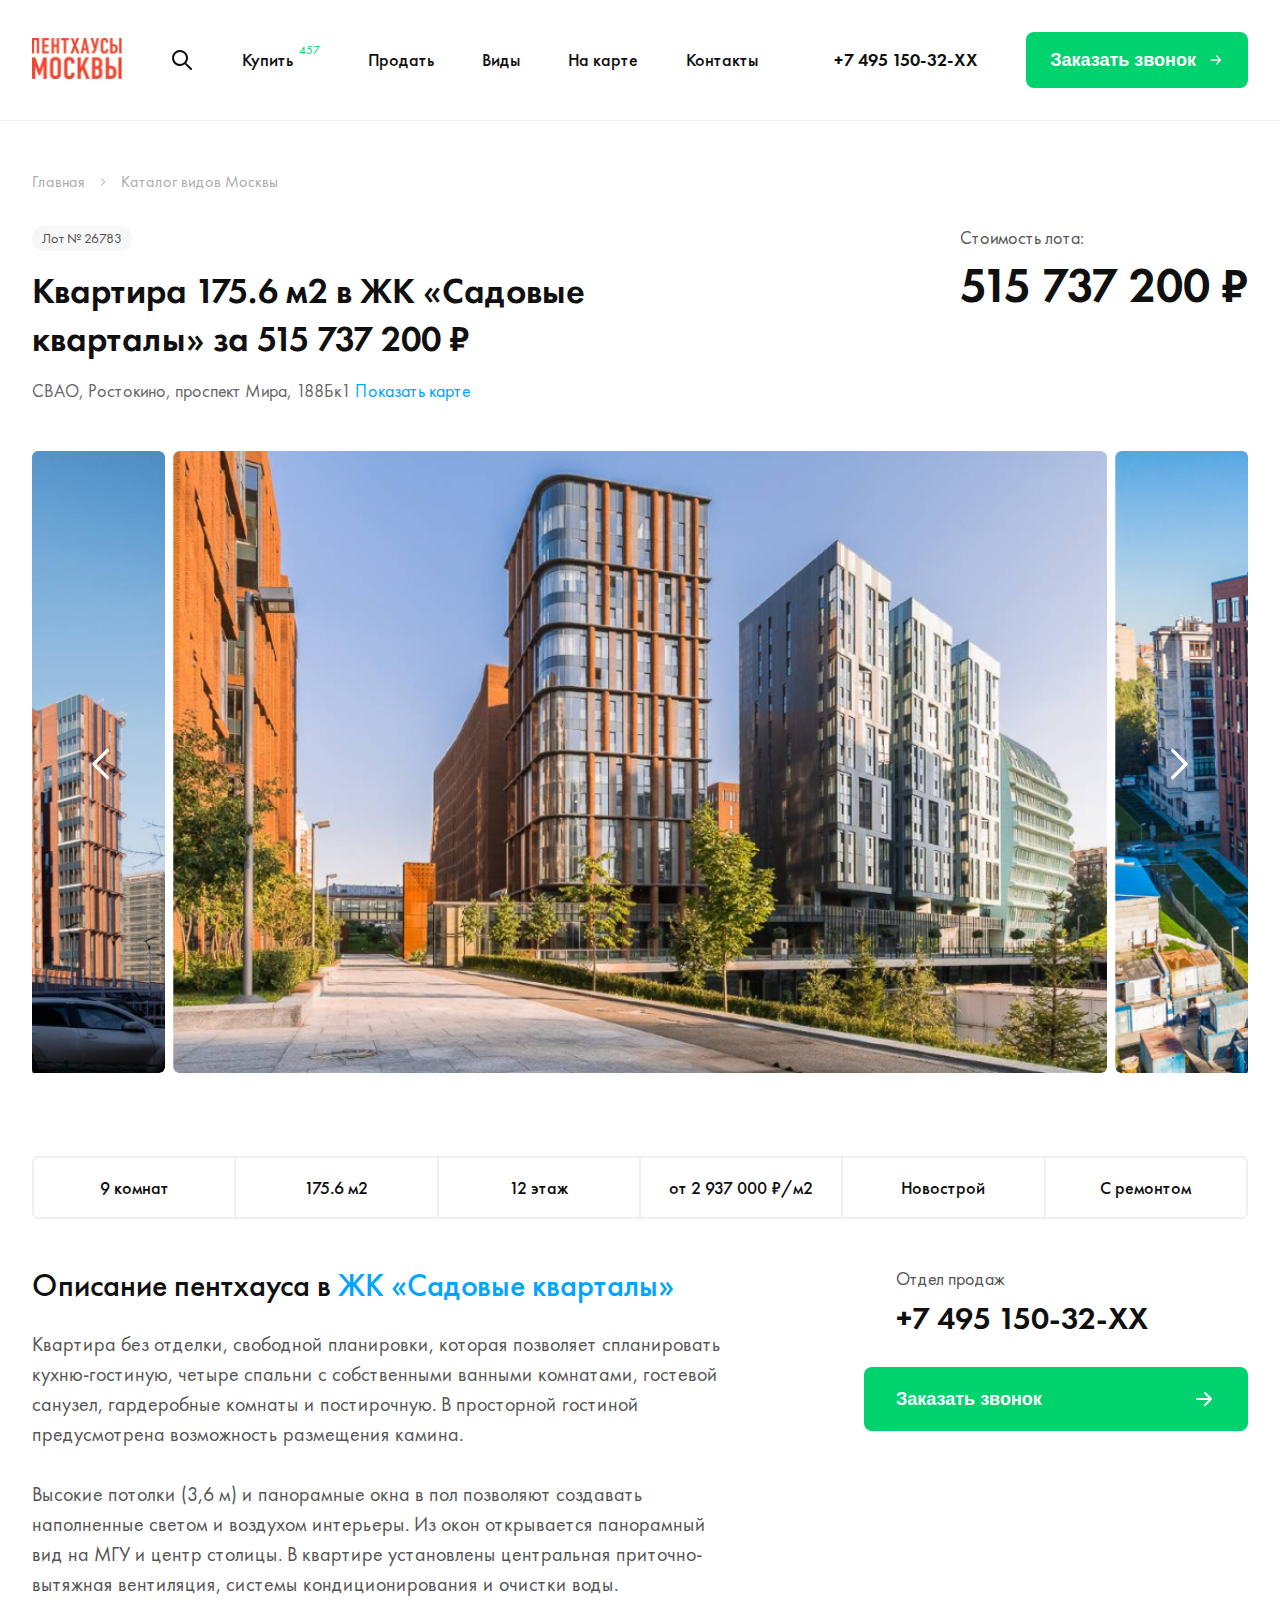
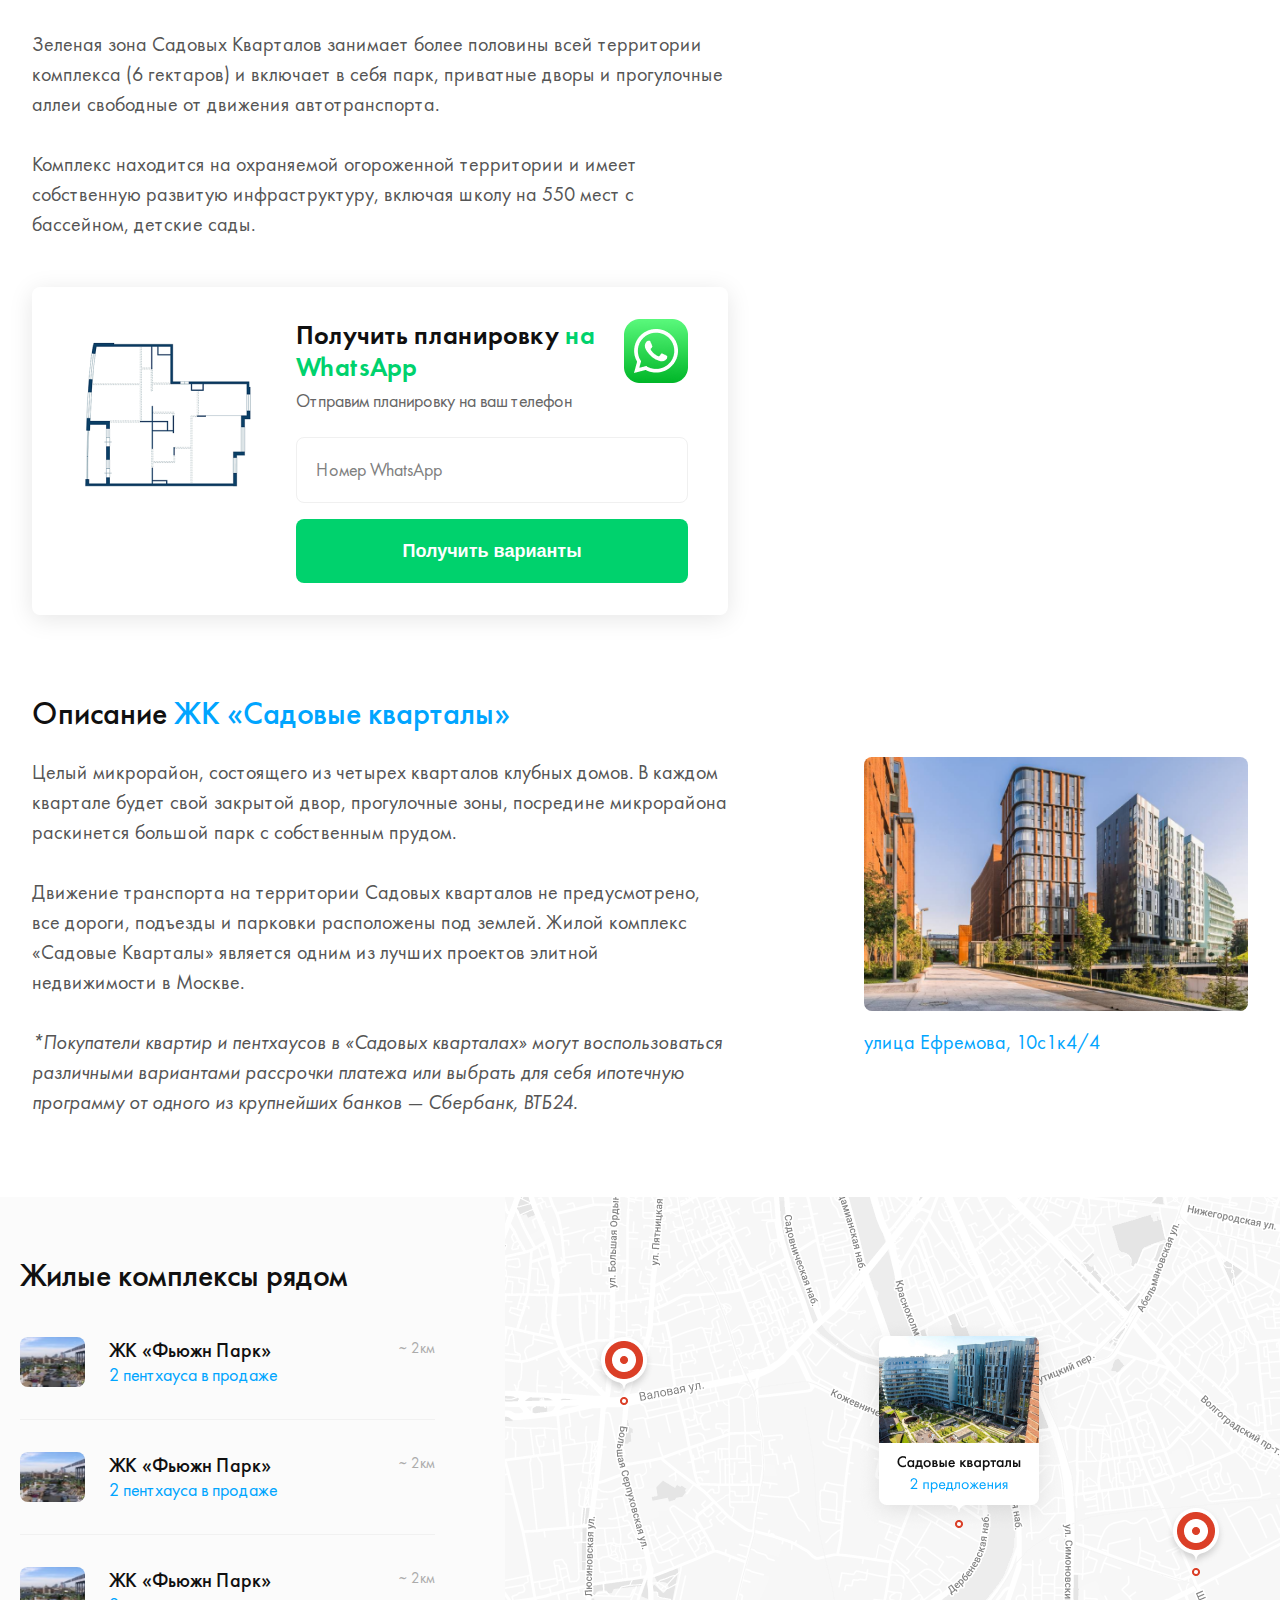
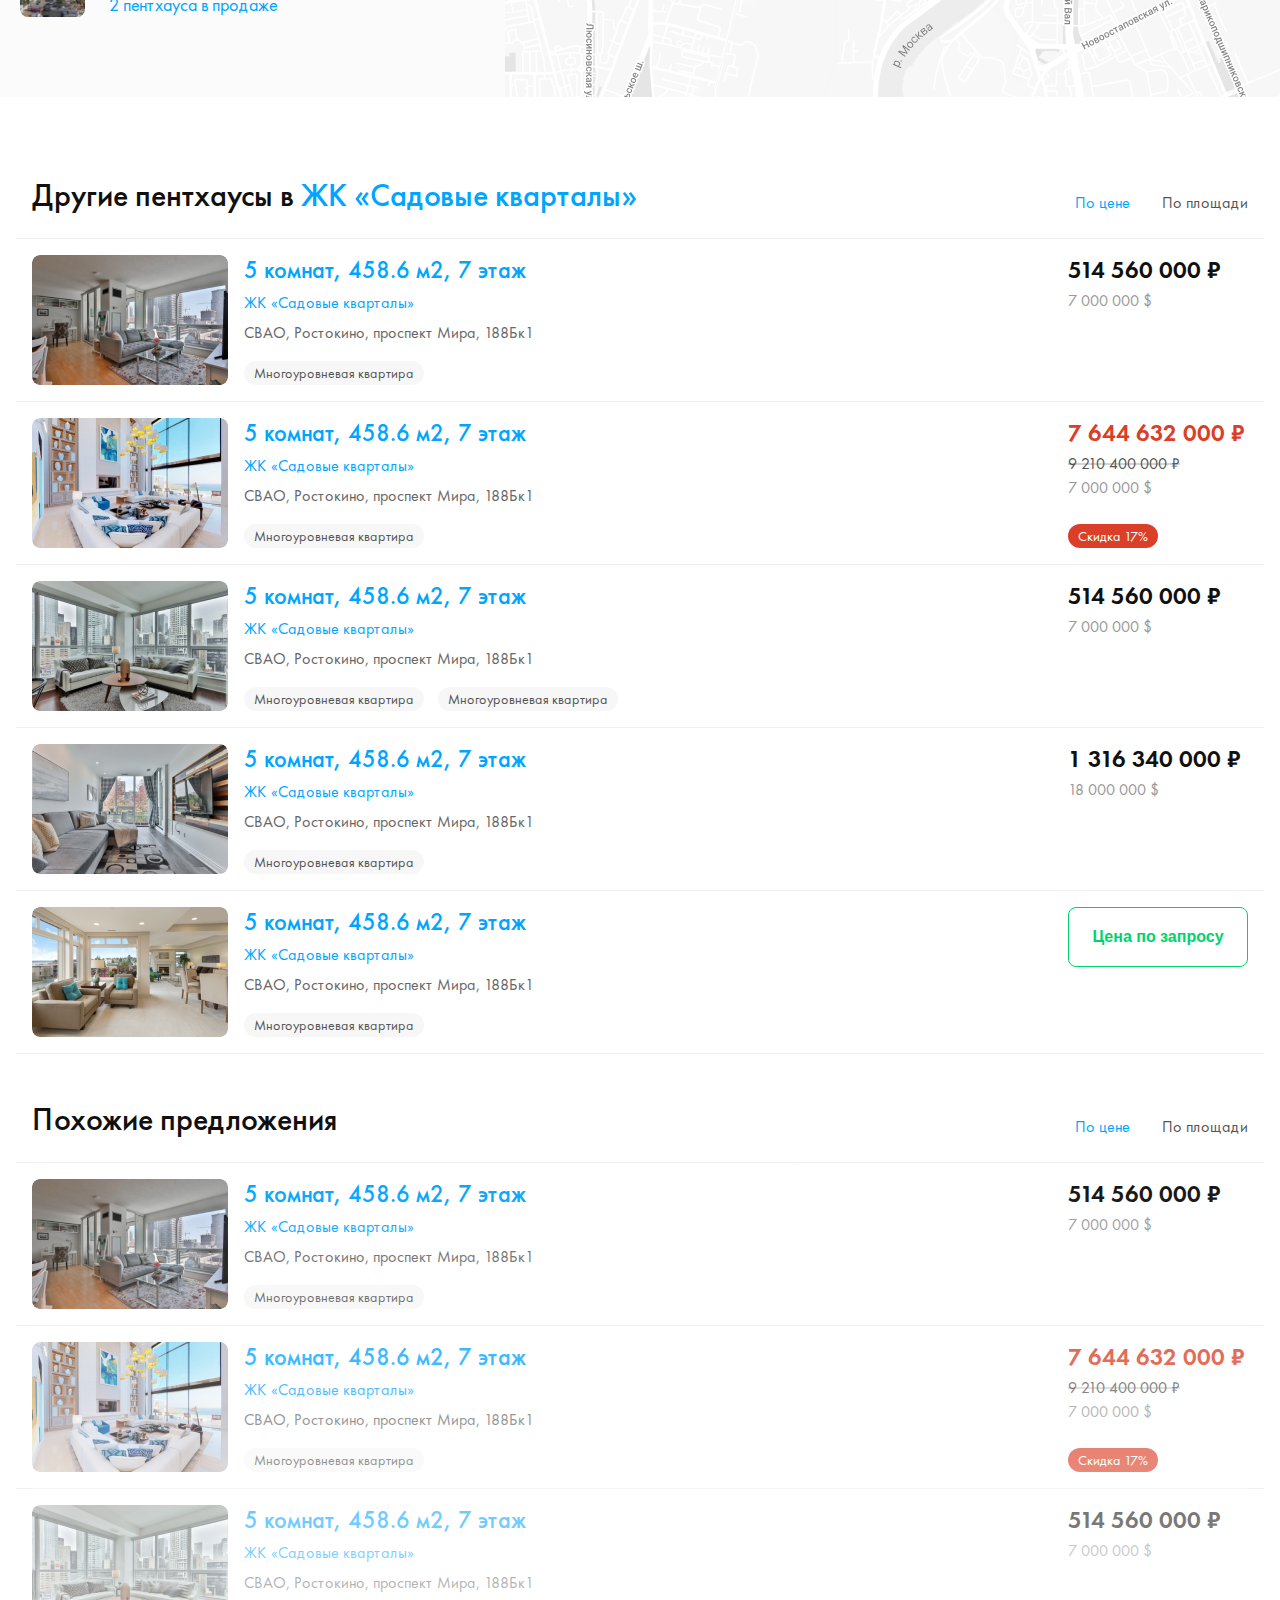
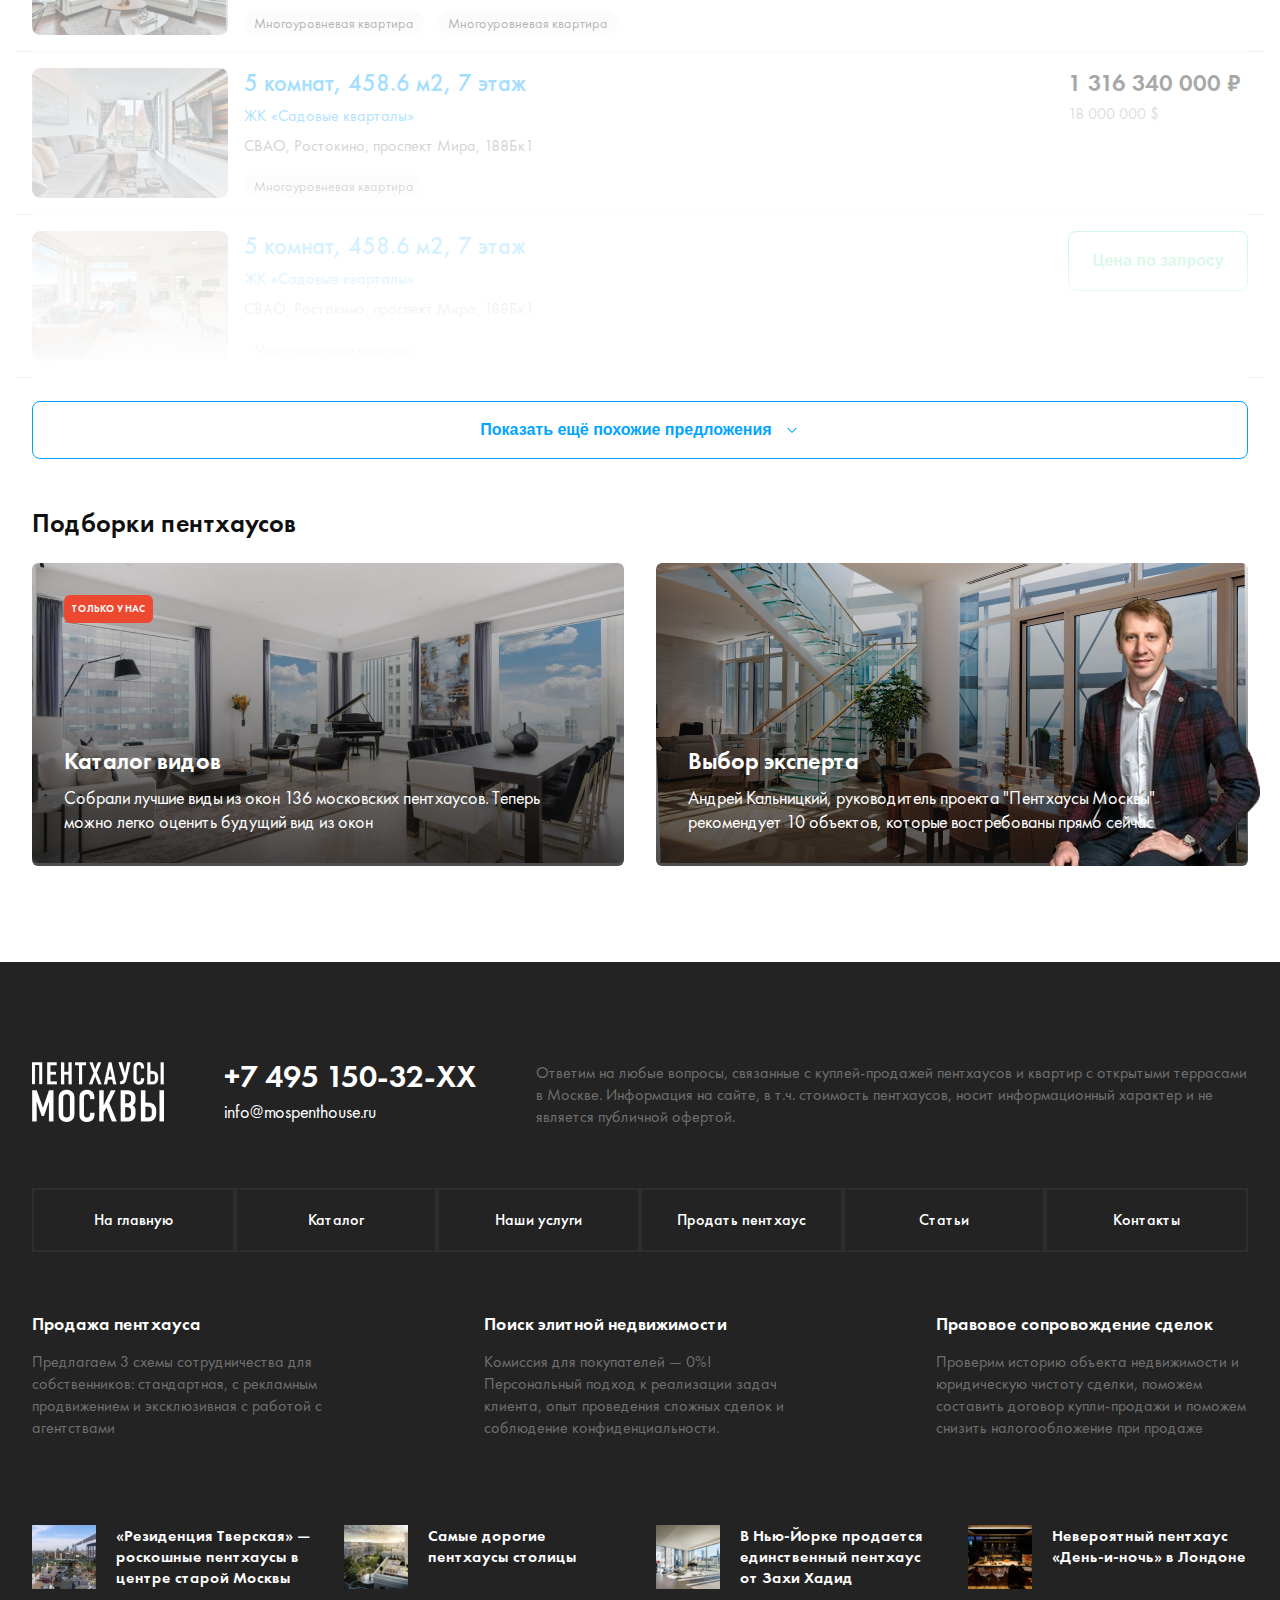
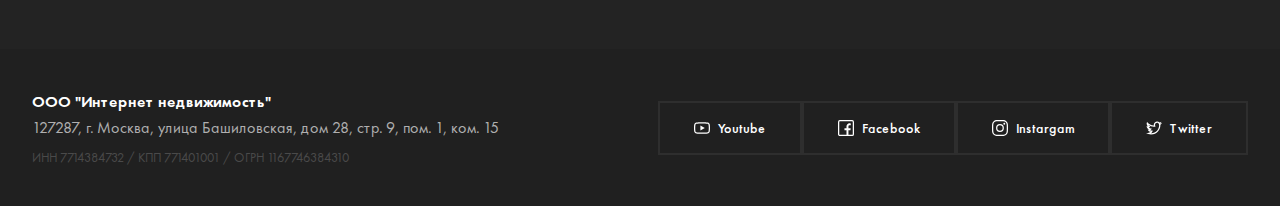
<file: flat.html>
<!DOCTYPE html>
<html lang="en">

<head>
    <meta charset="UTF-8">
    <meta http-equiv="X-UA-Compatible" content="IE=edge">
    <meta name="viewport" content="width=device-width, initial-scale=1.0">
    <title>Document</title>
    <link rel="stylesheet" href="./css/selectric.css">
    <link rel="stylesheet" href="./css/swiper-bundle.min.css">
    <link rel="stylesheet" href="./css/style.css">
</head>

<body>
    <header class="header">
        <div class="header-wrapper">
            <a class="header-logo" href="./">
                <picture>
                    <source srcset="./img/logo.webp" type="image/webp"><img src="./img/logo.png" alt="Пентхаусы Москвы">
                </picture>
            </a>
            <div class="header-search"><span class="header-search-icon"></span></div>
            <div class="header-menu"><a class="header-link" href="#">Купить<span class="header-amount">457</span></a><a class="header-link" href="#">Продать</a><a class="header-link" href="/catalog.html">Виды</a><a class="header-link" href="#">На карте</a><a class="header-link" href="#">Контакты</a></div><a class="header-phone" href="tel:+749515032XX">+7 495 150-32-XX</a><button class="header-btn">Заказать звонок<span class="header-btn-icon"></span></button>
            <div class="header-toggle"><span class="header-toggle-icon"></span></div>
        </div>
    </header>
    <div class="wrapper">
        <ul class="breadcrumbs">
            <li class="breadcrumbs-item">Главная</li><span class="breadcrumbs-icon"></span>
            <li class="breadcrumbs-item">Каталог видов Москвы</li>
        </ul>
    </div>
    <div class="wrapper">
        <div class="lot">
            <div class="lot-content">
                <div class="lot-content-id">Лот № 26783</div>
                <h1 class="lot-content-title">Квартира 175.6 м2 в ЖК «Садовые кварталы» за 515 737 200 ₽</h1>
                <p class="lot-content-adress">СВАО, Ростокино, проспект Мира, 188Бк1<a class="lot-content-link" href="#"> Показать карте</a></p>
            </div>
            <div class="lot-price">
                <p class="lot-price-text">Стоимость лота:</p>
                <p class="lot-price-amount">515 737 200 ₽</p>
            </div>
        </div>
    </div>
    <div class="wrapper">
        <div class="lot-slider swiper">
            <div class="swiper-wrapper">
                <div class="swiper-slide"><img src="./img/lot1.png" alt=""></div>
                <div class="swiper-slide"><img src="./img/lot2.png" alt=""></div>
                <div class="swiper-slide"><img src="./img/lot3.png" alt=""></div>
            </div>
            <div class="swiper-button-next"></div>
            <div class="swiper-button-prev"></div>
        </div>
    </div>
    <div class="wrapper">
        <div class="feature">
            <div class="feature-item"><span>Комнат</span>9 комнат</div>
            <div class="feature-item"><span>Площадь</span>175.6 м2</div>
            <div class="feature-item"><span>Этаж</span>12 этаж</div>
            <div class="feature-item"><span>Цена за кв. м </span>от 2 937 000 ₽/м2</div>
            <div class="feature-item"><span>Тип</span>Новострой</div>
            <div class="feature-item"><span>Отделка</span>С ремонтом</div>
        </div>
    </div>
    <div class="flat-desc">
        <div class="wrapper">
            <div class="flat-desc-content">
                <h2 class="flat-desc-title">Описание пентхауса в <span>ЖК «Садовые кварталы»</span></h2>
                <p class="flat-desc-text"> Квартира без отделки, свободной планировки, которая позволяет спланировать кухню-гостиную, четыре спальни с собственными ванными комнатами, гостевой санузел, гардеробные комнаты и постирочную. В просторной гостиной предусмотрена возможность размещения камина.<br> <br>Высокие потолки (3,6 м) и панорамные окна в пол позволяют создавать наполненные светом и воздухом интерьеры. Из окон открывается панорамный вид на МГУ и центр столицы. В квартире установлены центральная приточно-вытяжная вентиляция, системы кондиционирования и очистки воды.<br> <br>Зеленая зона Садовых Кварталов занимает более половины всей территории комплекса (6 гектаров) и включает в себя парк, приватные дворы и прогулочные аллеи свободные от движения автотранспорта.<br> <br>Комплекс находится на охраняемой огороженной территории и имеет собственную развитую инфраструктуру, включая школу на 550 мест с бассейном, детские сады.</p>
                <div class="flat-desc-form"><img class="flat-desc-plan" src="./img/plan.png" alt="">
                    <div class="flat-desc-form-content">
                        <h2 class="flat-desc-form-title"> <img src="./img/whatsapp.png" alt="">Получить планировку <span>на WhatsApp</span></h2>
                        <p class="flat-desc-form-text">Отправим планировку на ваш телефон</p>
                        <div class="main-left-field">
                            <div class="main-left-input"><input id="whatsapp" name="whatsapp" type="tel" placeholder="Номер WhatsApp" required><label for="whatsapp">Номер WhatsApp</label></div>
                        </div><button class="main-left-btn">Получить варианты</button>
                    </div>
                </div>
            </div>
            <div class="jk-desc-sell">
                <p class="jk-desc-sell-title">Отдел продаж</p><a class="jk-desc-sell-link" href="tel:+749515032ХХ">+7 495 150-32-ХХ</a><button class="jk-desc-sell-btn">Заказать звонок<span class="jk-desc-sell-icon"></span></button>
            </div>
        </div>
    </div>
    <div class="flat-jk">
        <div class="wrapper">
            <h2 class="flat-jk-title">Описание <span>ЖК «Садовые кварталы»</span></h2>
            <div class="flat-jk-content">
                <p class="flat-jk-text">Целый микрорайон, состоящего из четырех кварталов клубных домов. В каждом квартале будет свой закрытой двор, прогулочные зоны, посредине микрорайона раскинется большой парк с собственным прудом.<br> <br>Движение транспорта на территории Садовых кварталов не предусмотрено, все дороги, подъезды и парковки расположены под землей. Жилой комплекс «Садовые Кварталы» является одним из лучших проектов элитной недвижимости в Москве.<br> <br><span>*Покупатели квартир и пентхаусов в «Садовых кварталах» могут воспользоваться различными вариантами рассрочки платежа или выбрать для себя ипотечную программу от одного из крупнейших банков — Сбербанк, ВТБ24.</span></p>
                <div class="flat-jk-photo"><img src="././img/lot1.png" alt=""><a class="flat-jk-link" href="#">улица Ефремова, 10с1к4/4 </a></div>
            </div>
        </div>
    </div>
    <div class="around">
        <div class="around-map"><img src="./img/around.png" alt=""></div>
        <div class="around-content">
            <h2 class="around-title">Жилые комплексы рядом</h2>
            <div class="around-list">
                <div class="around-item"><img class="around-image" src="./img/new1.png" alt="">
                    <div class="around-desc">
                        <h3 class="around-name">ЖК «Фьюжн Парк»</h3><a class="around-link" href="#">2 пентхауса в продаже</a>
                    </div>
                    <p class="around-distance">~ 2км</p>
                </div>
                <div class="around-item"><img class="around-image" src="./img/new1.png" alt="">
                    <div class="around-desc">
                        <h3 class="around-name">ЖК «Фьюжн Парк»</h3><a class="around-link" href="#">2 пентхауса в продаже</a>
                    </div>
                    <p class="around-distance">~ 2км</p>
                </div>
                <div class="around-item"><img class="around-image" src="./img/new1.png" alt="">
                    <div class="around-desc">
                        <h3 class="around-name">ЖК «Фьюжн Парк»</h3><a class="around-link" href="#">2 пентхауса в продаже</a>
                    </div>
                    <p class="around-distance">~ 2км</p>
                </div>
                <div class="around-item"><img class="around-image" src="./img/new1.png" alt="">
                    <div class="around-desc">
                        <h3 class="around-name">ЖК «Фьюжн Парк»</h3><a class="around-link" href="#">2 пентхауса в продаже</a>
                    </div>
                    <p class="around-distance">~ 2км</p>
                </div>
            </div>
        </div>
    </div>
    <div class="filterTeasers">
        <div class="wrapper">
            <div class="filterTeasers-head">
                <h2 class="filterTeasers-title">Другие пентхаусы в <span>ЖК «Садовые кварталы»</span></h2>
                <div class="filterTeasers-filters">
                    <div class="filterTeasers-item active">По цене</div>
                    <div class="filterTeasers-item">По площади</div>
                </div>
            </div>
            <div class="filterTeasers-teasers">
                <div class="teaser">
                    <div class="teaser-slider swiper">
                        <div class="swiper-wrapper">
                            <div class="swiper-slide"><img src="./img/teaser1.png" alt="1"></div>
                            <div class="swiper-slide"><img src="./img/teaser1.png" alt="1"></div>
                            <div class="swiper-slide"><img src="./img/teaser1.png" alt="1"></div>
                            <div class="swiper-slide"><img src="./img/teaser1.png" alt="1"></div>
                        </div>
                        <div class="swiper-pagination"></div>
                    </div>
                    <div class="teaser-content"><a class="teaser-title" href="#">5 комнат, 458.6 м2, 7 этаж </a><a class="teaser-jk" href="#">ЖК «Садовые кварталы»</a>
                        <p class="teaser-address">СВАО, Ростокино, проспект Мира, 188Бк1</p>
                        <div class="teaser-tags">
                            <p class="teaser-tag">Многоуровневая квартира</p>
                        </div>
                    </div>
                    <div class="teaser-price">
                        <div class="teaser-rub">514 560 000 ₽</div>
                        <div class="teaser-dol">7 000 000 $</div>
                    </div>
                </div>
                <div class="teaser">
                    <div class="teaser-slider swiper">
                        <div class="swiper-wrapper">
                            <div class="swiper-slide"><img src="./img/teaser2.png" alt="1"></div>
                            <div class="swiper-slide"><img src="./img/teaser2.png" alt="1"></div>
                            <div class="swiper-slide"><img src="./img/teaser2.png" alt="1"></div>
                            <div class="swiper-slide"><img src="./img/teaser2.png" alt="1"></div>
                        </div>
                        <div class="swiper-pagination"></div>
                    </div>
                    <div class="teaser-content"><a class="teaser-title" href="#">5 комнат, 458.6 м2, 7 этаж </a><a class="teaser-jk" href="#">ЖК «Садовые кварталы»</a>
                        <p class="teaser-address">СВАО, Ростокино, проспект Мира, 188Бк1</p>
                        <div class="teaser-tags">
                            <p class="teaser-tag">Многоуровневая квартира</p>
                        </div>
                    </div>
                    <div class="teaser-price teaser-price__sale">
                        <div class="teaser-rub">7 644 632 000 ₽</div>
                        <div class="teaser-old">9 210 400 000 ₽</div>
                        <div class="teaser-dol">7 000 000 $</div>
                        <div class="teaser-percent">Скидка 17%</div>
                    </div>
                </div>
                <div class="teaser">
                    <div class="teaser-slider swiper">
                        <div class="swiper-wrapper">
                            <div class="swiper-slide"><img src="./img/teaser3.png" alt="1"></div>
                            <div class="swiper-slide"><img src="./img/teaser3.png" alt="1"></div>
                            <div class="swiper-slide"><img src="./img/teaser3.png" alt="1"></div>
                            <div class="swiper-slide"><img src="./img/teaser3.png" alt="1"></div>
                        </div>
                        <div class="swiper-pagination"></div>
                    </div>
                    <div class="teaser-content"><a class="teaser-title" href="#">5 комнат, 458.6 м2, 7 этаж </a><a class="teaser-jk" href="#">ЖК «Садовые кварталы»</a>
                        <p class="teaser-address">СВАО, Ростокино, проспект Мира, 188Бк1</p>
                        <div class="teaser-tags">
                            <p class="teaser-tag">Многоуровневая квартира</p>
                            <p class="teaser-tag">Многоуровневая квартира</p>
                        </div>
                    </div>
                    <div class="teaser-price">
                        <div class="teaser-rub">514 560 000 ₽</div>
                        <div class="teaser-dol">7 000 000 $</div>
                    </div>
                </div>
                <div class="teaser">
                    <div class="teaser-slider swiper">
                        <div class="swiper-wrapper">
                            <div class="swiper-slide"><img src="./img/teaser4.png" alt="1"></div>
                            <div class="swiper-slide"><img src="./img/teaser4.png" alt="1"></div>
                            <div class="swiper-slide"><img src="./img/teaser4.png" alt="1"></div>
                            <div class="swiper-slide"><img src="./img/teaser4.png" alt="1"></div>
                        </div>
                        <div class="swiper-pagination"></div>
                    </div>
                    <div class="teaser-content"><a class="teaser-title" href="#">5 комнат, 458.6 м2, 7 этаж </a><a class="teaser-jk" href="#">ЖК «Садовые кварталы»</a>
                        <p class="teaser-address">СВАО, Ростокино, проспект Мира, 188Бк1</p>
                        <div class="teaser-tags">
                            <p class="teaser-tag">Многоуровневая квартира</p>
                        </div>
                    </div>
                    <div class="teaser-price">
                        <div class="teaser-rub">1 316 340 000 ₽</div>
                        <div class="teaser-dol">18 000 000 $</div>
                    </div>
                </div>
                <div class="teaser">
                    <div class="teaser-slider swiper">
                        <div class="swiper-wrapper">
                            <div class="swiper-slide"><img src="./img/teaser5.png" alt="1"></div>
                            <div class="swiper-slide"><img src="./img/teaser5.png" alt="1"></div>
                            <div class="swiper-slide"><img src="./img/teaser5.png" alt="1"></div>
                            <div class="swiper-slide"><img src="./img/teaser5.png" alt="1"></div>
                        </div>
                        <div class="swiper-pagination"></div>
                    </div>
                    <div class="teaser-content"><a class="teaser-title" href="#">5 комнат, 458.6 м2, 7 этаж </a><a class="teaser-jk" href="#">ЖК «Садовые кварталы»</a>
                        <p class="teaser-address">СВАО, Ростокино, проспект Мира, 188Бк1</p>
                        <div class="teaser-tags">
                            <p class="teaser-tag">Многоуровневая квартира</p>
                        </div>
                    </div>
                    <div class="teaser-price teaser-price__request"><button class="teaser-request">Цена по запросу</button></div>
                </div>
            </div>
        </div>
    </div>
    <div class="filterTeasers filterTeasers__pagination">
        <div class="wrapper">
            <div class="filterTeasers-head">
                <h2 class="filterTeasers-title">Похожие предложения</h2>
                <div class="filterTeasers-filters">
                    <div class="filterTeasers-item active">По цене</div>
                    <div class="filterTeasers-item">По площади</div>
                </div>
            </div>
            <div class="filterTeasers-teasers">
                <div class="teaser">
                    <div class="teaser-slider swiper">
                        <div class="swiper-wrapper">
                            <div class="swiper-slide"><img src="./img/teaser1.png" alt="1"></div>
                            <div class="swiper-slide"><img src="./img/teaser1.png" alt="1"></div>
                            <div class="swiper-slide"><img src="./img/teaser1.png" alt="1"></div>
                            <div class="swiper-slide"><img src="./img/teaser1.png" alt="1"></div>
                        </div>
                        <div class="swiper-pagination"></div>
                    </div>
                    <div class="teaser-content"><a class="teaser-title" href="#">5 комнат, 458.6 м2, 7 этаж </a><a class="teaser-jk" href="#">ЖК «Садовые кварталы»</a>
                        <p class="teaser-address">СВАО, Ростокино, проспект Мира, 188Бк1</p>
                        <div class="teaser-tags">
                            <p class="teaser-tag">Многоуровневая квартира</p>
                        </div>
                    </div>
                    <div class="teaser-price">
                        <div class="teaser-rub">514 560 000 ₽</div>
                        <div class="teaser-dol">7 000 000 $</div>
                    </div>
                </div>
                <div class="teaser">
                    <div class="teaser-slider swiper">
                        <div class="swiper-wrapper">
                            <div class="swiper-slide"><img src="./img/teaser2.png" alt="1"></div>
                            <div class="swiper-slide"><img src="./img/teaser2.png" alt="1"></div>
                            <div class="swiper-slide"><img src="./img/teaser2.png" alt="1"></div>
                            <div class="swiper-slide"><img src="./img/teaser2.png" alt="1"></div>
                        </div>
                        <div class="swiper-pagination"></div>
                    </div>
                    <div class="teaser-content"><a class="teaser-title" href="#">5 комнат, 458.6 м2, 7 этаж </a><a class="teaser-jk" href="#">ЖК «Садовые кварталы»</a>
                        <p class="teaser-address">СВАО, Ростокино, проспект Мира, 188Бк1</p>
                        <div class="teaser-tags">
                            <p class="teaser-tag">Многоуровневая квартира</p>
                        </div>
                    </div>
                    <div class="teaser-price teaser-price__sale">
                        <div class="teaser-rub">7 644 632 000 ₽</div>
                        <div class="teaser-old">9 210 400 000 ₽</div>
                        <div class="teaser-dol">7 000 000 $</div>
                        <div class="teaser-percent">Скидка 17%</div>
                    </div>
                </div>
                <div class="teaser">
                    <div class="teaser-slider swiper">
                        <div class="swiper-wrapper">
                            <div class="swiper-slide"><img src="./img/teaser3.png" alt="1"></div>
                            <div class="swiper-slide"><img src="./img/teaser3.png" alt="1"></div>
                            <div class="swiper-slide"><img src="./img/teaser3.png" alt="1"></div>
                            <div class="swiper-slide"><img src="./img/teaser3.png" alt="1"></div>
                        </div>
                        <div class="swiper-pagination"></div>
                    </div>
                    <div class="teaser-content"><a class="teaser-title" href="#">5 комнат, 458.6 м2, 7 этаж </a><a class="teaser-jk" href="#">ЖК «Садовые кварталы»</a>
                        <p class="teaser-address">СВАО, Ростокино, проспект Мира, 188Бк1</p>
                        <div class="teaser-tags">
                            <p class="teaser-tag">Многоуровневая квартира</p>
                            <p class="teaser-tag">Многоуровневая квартира</p>
                        </div>
                    </div>
                    <div class="teaser-price">
                        <div class="teaser-rub">514 560 000 ₽</div>
                        <div class="teaser-dol">7 000 000 $</div>
                    </div>
                </div>
                <div class="teaser">
                    <div class="teaser-slider swiper">
                        <div class="swiper-wrapper">
                            <div class="swiper-slide"><img src="./img/teaser4.png" alt="1"></div>
                            <div class="swiper-slide"><img src="./img/teaser4.png" alt="1"></div>
                            <div class="swiper-slide"><img src="./img/teaser4.png" alt="1"></div>
                            <div class="swiper-slide"><img src="./img/teaser4.png" alt="1"></div>
                        </div>
                        <div class="swiper-pagination"></div>
                    </div>
                    <div class="teaser-content"><a class="teaser-title" href="#">5 комнат, 458.6 м2, 7 этаж </a><a class="teaser-jk" href="#">ЖК «Садовые кварталы»</a>
                        <p class="teaser-address">СВАО, Ростокино, проспект Мира, 188Бк1</p>
                        <div class="teaser-tags">
                            <p class="teaser-tag">Многоуровневая квартира</p>
                        </div>
                    </div>
                    <div class="teaser-price">
                        <div class="teaser-rub">1 316 340 000 ₽</div>
                        <div class="teaser-dol">18 000 000 $</div>
                    </div>
                </div>
                <div class="teaser">
                    <div class="teaser-slider swiper">
                        <div class="swiper-wrapper">
                            <div class="swiper-slide"><img src="./img/teaser5.png" alt="1"></div>
                            <div class="swiper-slide"><img src="./img/teaser5.png" alt="1"></div>
                            <div class="swiper-slide"><img src="./img/teaser5.png" alt="1"></div>
                            <div class="swiper-slide"><img src="./img/teaser5.png" alt="1"></div>
                        </div>
                        <div class="swiper-pagination"></div>
                    </div>
                    <div class="teaser-content"><a class="teaser-title" href="#">5 комнат, 458.6 м2, 7 этаж </a><a class="teaser-jk" href="#">ЖК «Садовые кварталы»</a>
                        <p class="teaser-address">СВАО, Ростокино, проспект Мира, 188Бк1</p>
                        <div class="teaser-tags">
                            <p class="teaser-tag">Многоуровневая квартира</p>
                        </div>
                    </div>
                    <div class="teaser-price teaser-price__request"><button class="teaser-request">Цена по запросу</button></div>
                </div>
            </div><button class="filterTeasers-btn">Показать ещё похожие предложения<span class="filterTeasers-btn-icon"></span></button>
        </div>
    </div>
    <div class="compilations">
        <div class="wrapper">
            <h2 class="compilations-title">Подборки пентхаусов</h2>
            <div class="compilations-list">
                <div class="compilations-item"><img class="compilations-background" src="./img/compilations1.png" alt="">
                    <div class="compilations-overlay">
                        <div class="compilations-tags">
                            <div class="compilations-tag">Только у нас</div>
                        </div>
                        <h3 class="compilations-subtitle">Каталог видов</h3>
                        <p class="compilations-desc">Собрали лучшие виды из окон 136 московских пентхаусов. Теперь можно легко оценить будущий вид из окон</p>
                    </div>
                </div>
                <div class="compilations-item"><img class="compilations-background" src="./img/compilations2.png" alt="">
                    <div class="compilations-overlay"><img class="compilations-author" src="./img/author2.png" alt="">
                        <h3 class="compilations-subtitle">Выбор эксперта</h3>
                        <p class="compilations-desc">Андрей Кальницкий, руководитель проекта "Пентхаусы Москвы" рекомендует 10 объектов, которые востребованы прямо сейчас</p>
                    </div>
                </div>
            </div>
        </div>
    </div>
    <div class="header-overlay"></div>
    <script src="./js/jquery.min.js"></script>
    <script src="./js/jquery.selectric.min.js"> </script>
    <script src="./js/jquery.maskedinput.min.js"></script>
    <script src="./js/swiper-bundle.min.js"></script>
    <script src="./js/script.js"> </script>
    <footer class="footer">
        <div class="footer-top">
            <div class="footer-wrapper">
                <div class="footer-contact">
                    <div class="footer-contact-logo"><img src="./img/logo-white.png" alt="Пентхаусы Москвы"></div>
                    <div class="footer-contact-links"><a class="footer-contact-link footer-contact-phone" href="tel:+749515032ХХ">+7 495 150-32-ХХ</a><a class="footer-contact-link footer-contact-mail" href="mailto:info@mospenthouse.ru">info@mospenthouse.ru</a></div>
                    <div class="footer-contact-text">Ответим на любые вопросы, связанные с куплей-продажей пентхаусов и квартир с открытыми террасами в Москве. Информация на сайте, в т.ч. стоимость пентхаусов, носит информационный характер и не является публичной офертой.</div>
                </div>
                <div class="footer-menu"><a class="footer-menu-link" href="./">На главную</a><a class="footer-menu-link" href="./catalog.html">Каталог</a><a class="footer-menu-link" href="#">Наши услуги</a><a class="footer-menu-link" href="#">Продать пентхаус</a><a class="footer-menu-link" href="#">Статьи</a><a class="footer-menu-link" href="#">Контакты</a></div>
                <div class="footer-services"><a class="footer-service" href="#">
                        <p class="footer-service-title">Продажа пентхауса</p>
                        <p class="footer-service-text">Предлагаем 3 схемы сотрудничества для собственников<span>: стандартная, с рекламным продвижением и эксклюзивная с работой с агентствами</span></p>
                    </a><a class="footer-service" href="#">
                        <p class="footer-service-title">Поиск элитной недвижимости</p>
                        <p class="footer-service-text">Комиссия для покупателей — 0%! <span>Персональный подход к реализации задач клиента, опыт проведения сложных сделок и соблюдение конфиденциальности.</span></p>
                    </a><a class="footer-service" href="#">
                        <p class="footer-service-title">Правовое сопровождение сделок</p>
                        <p class="footer-service-text">Проверим историю объекта недвижимости и юридическую чистоту сделки<span>, поможем составить договор купли-продажи и поможем снизить налогообложение при продаже</span></p>
                    </a></div>
                <div class="footer-news"><a class="footer-new" href="#">
                        <div class="footer-new-img"><img src="./img/new1.png" alt="1"></div>
                        <p class="footer-new-title">«Резиденция Тверская» — роскошные пентхаусы в центре старой Москвы</p>
                    </a><a class="footer-new" href="#">
                        <div class="footer-new-img"><img src="./img/new2.png" alt="2"></div>
                        <p class="footer-new-title">Самые дорогие пентхаусы столицы</p>
                    </a><a class="footer-new" href="#">
                        <div class="footer-new-img"><img src="./img/new3.png" alt="3"></div>
                        <p class="footer-new-title">В Нью-Йорке продается единственный пентхаус от Захи Хадид</p>
                    </a><a class="footer-new" href="#">
                        <div class="footer-new-img"><img src="./img/new4.png" alt="4"></div>
                        <p class="footer-new-title">Невероятный пентхаус «День-и-ночь» в Лондоне</p>
                    </a></div>
            </div>
        </div>
        <div class="footer-bottom">
            <div class="footer-wrapper">
                <div class="footer-info">
                    <div class="footer-company">
                        <div class="footer-company-name">ООО "Интернет недвижимость" </div>
                        <div class="footer-company-address">127287, г. Москва, улица Башиловская, дом 28, стр. 9, пом. 1, ком. 15</div>
                        <div class="footer-company-legal">ИНН 7714384732 / КПП 771401001 / ОГРН 1167746384310</div>
                    </div>
                    <div class="footer-socials"><a class="footer-social" href="#" target="_blank"> <span class="footer-social-icon footer-social-icon__youtube"></span><span class="footer-social-title">Youtube</span></a><a class="footer-social" href="#" target="_blank"><span class="footer-social-icon footer-social-icon__facebook"></span><span class="footer-social-title">Facebook</span></a><a class="footer-social" href="#" target="_blank"><span class="footer-social-icon footer-social-icon__instagram"></span><span class="footer-social-title">Instargam</span></a><a class="footer-social" href="#" target="_blank"><span class="footer-social-icon footer-social-icon__twitter"></span><span class="footer-social-title">Twitter</span></a></div>
                </div>
            </div>
        </div>
    </footer>
</body>

</html>
</file>
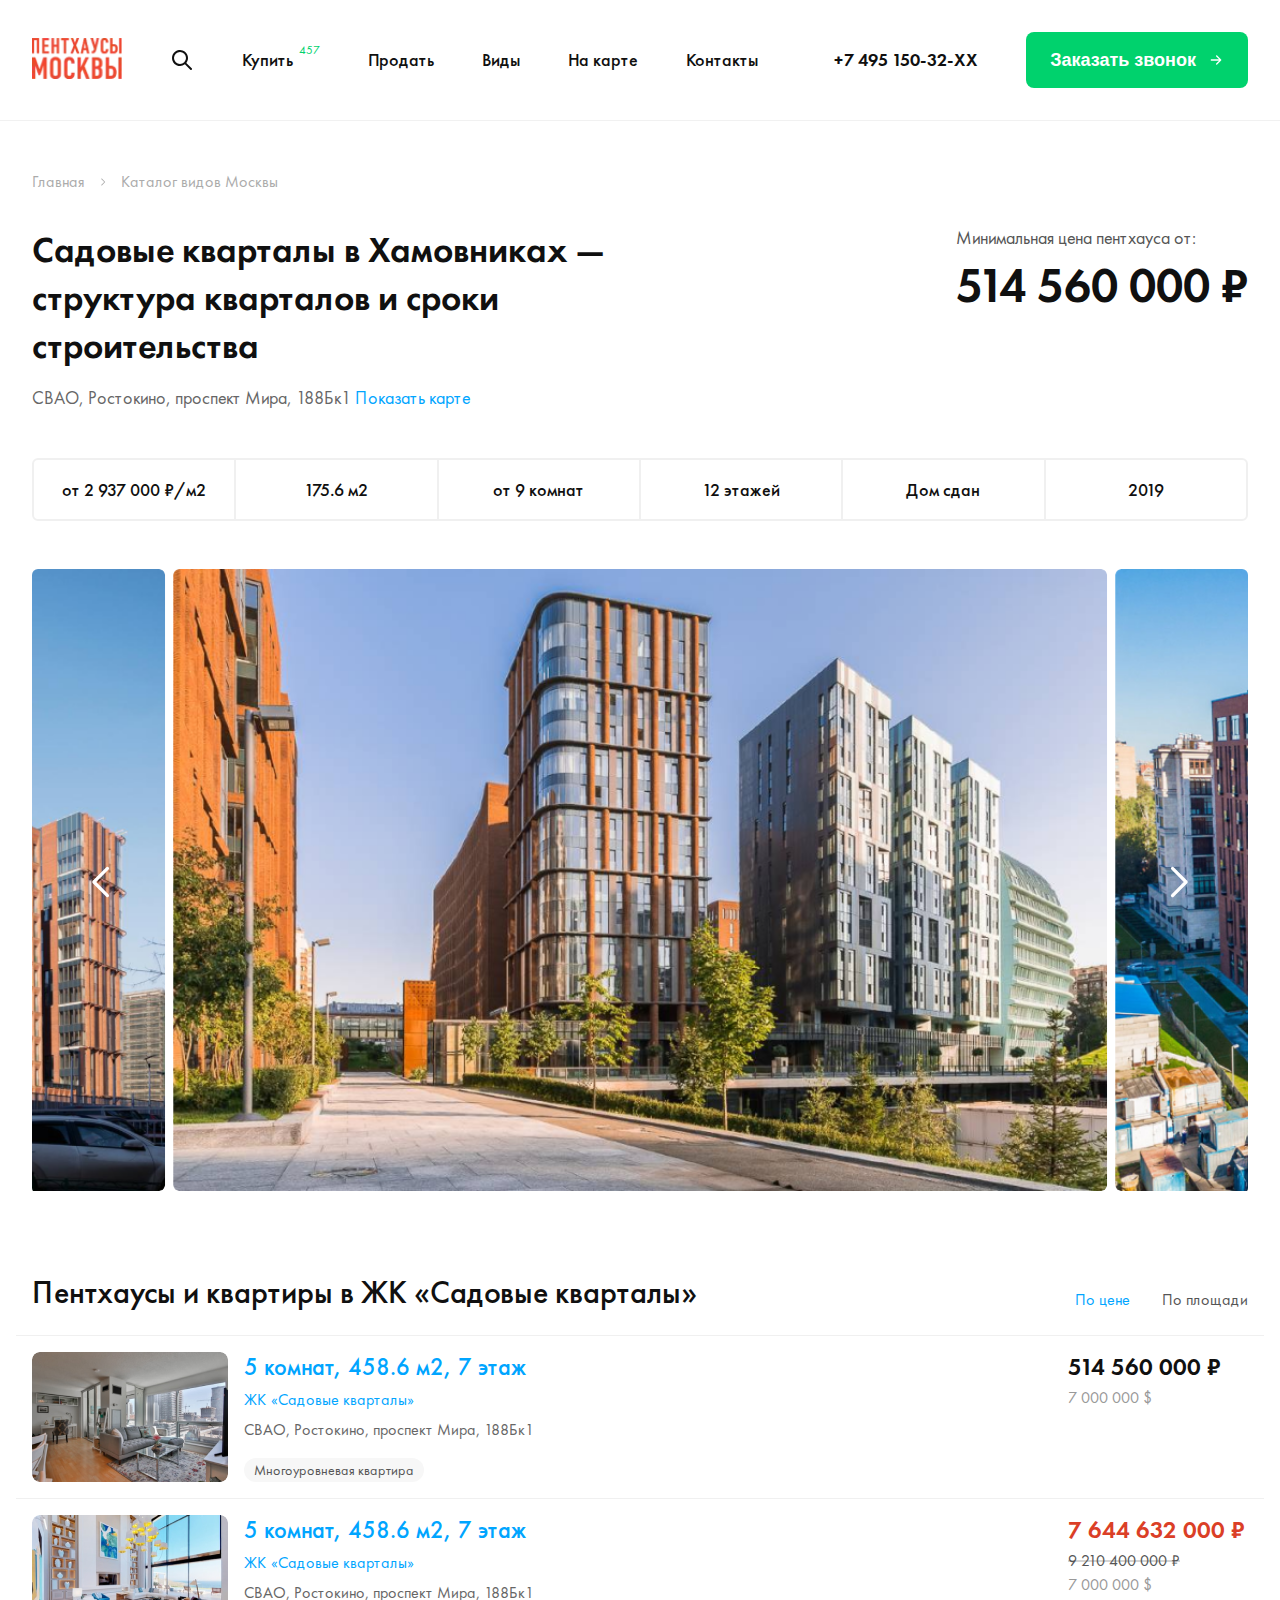
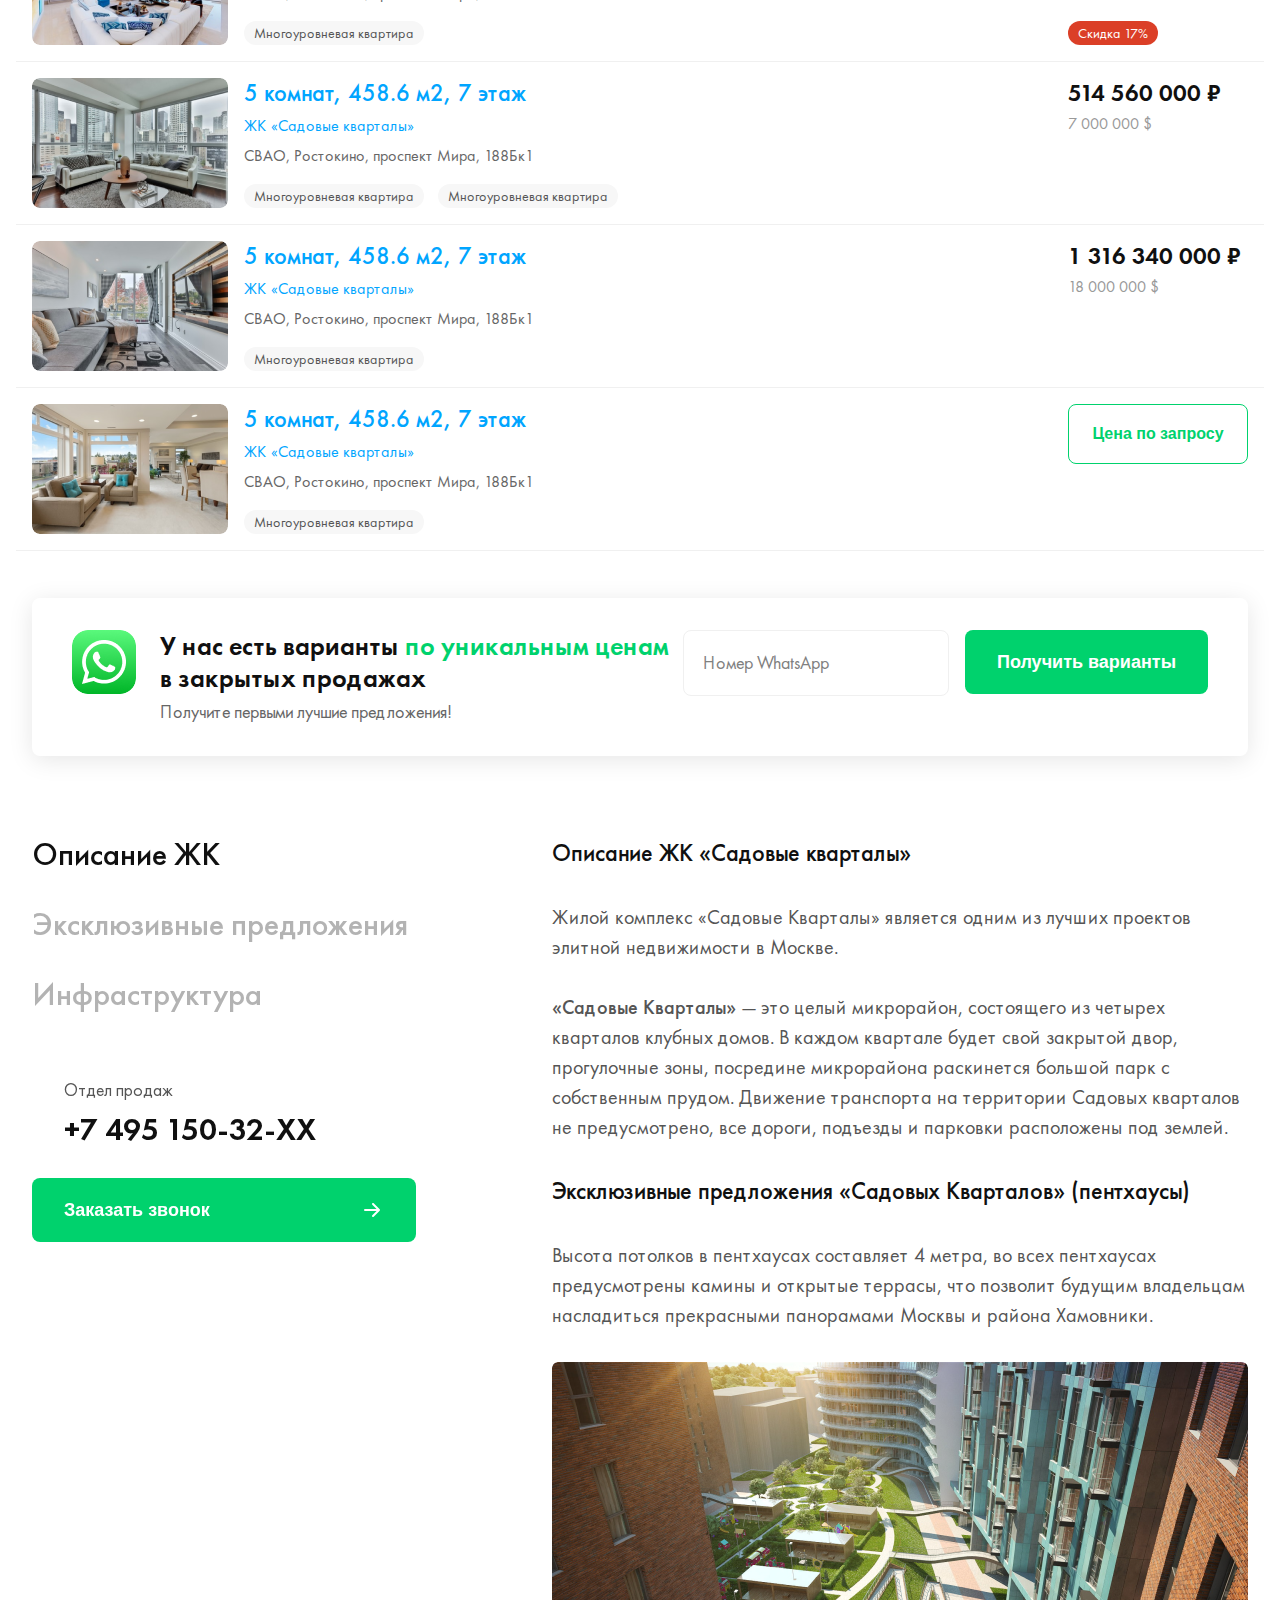
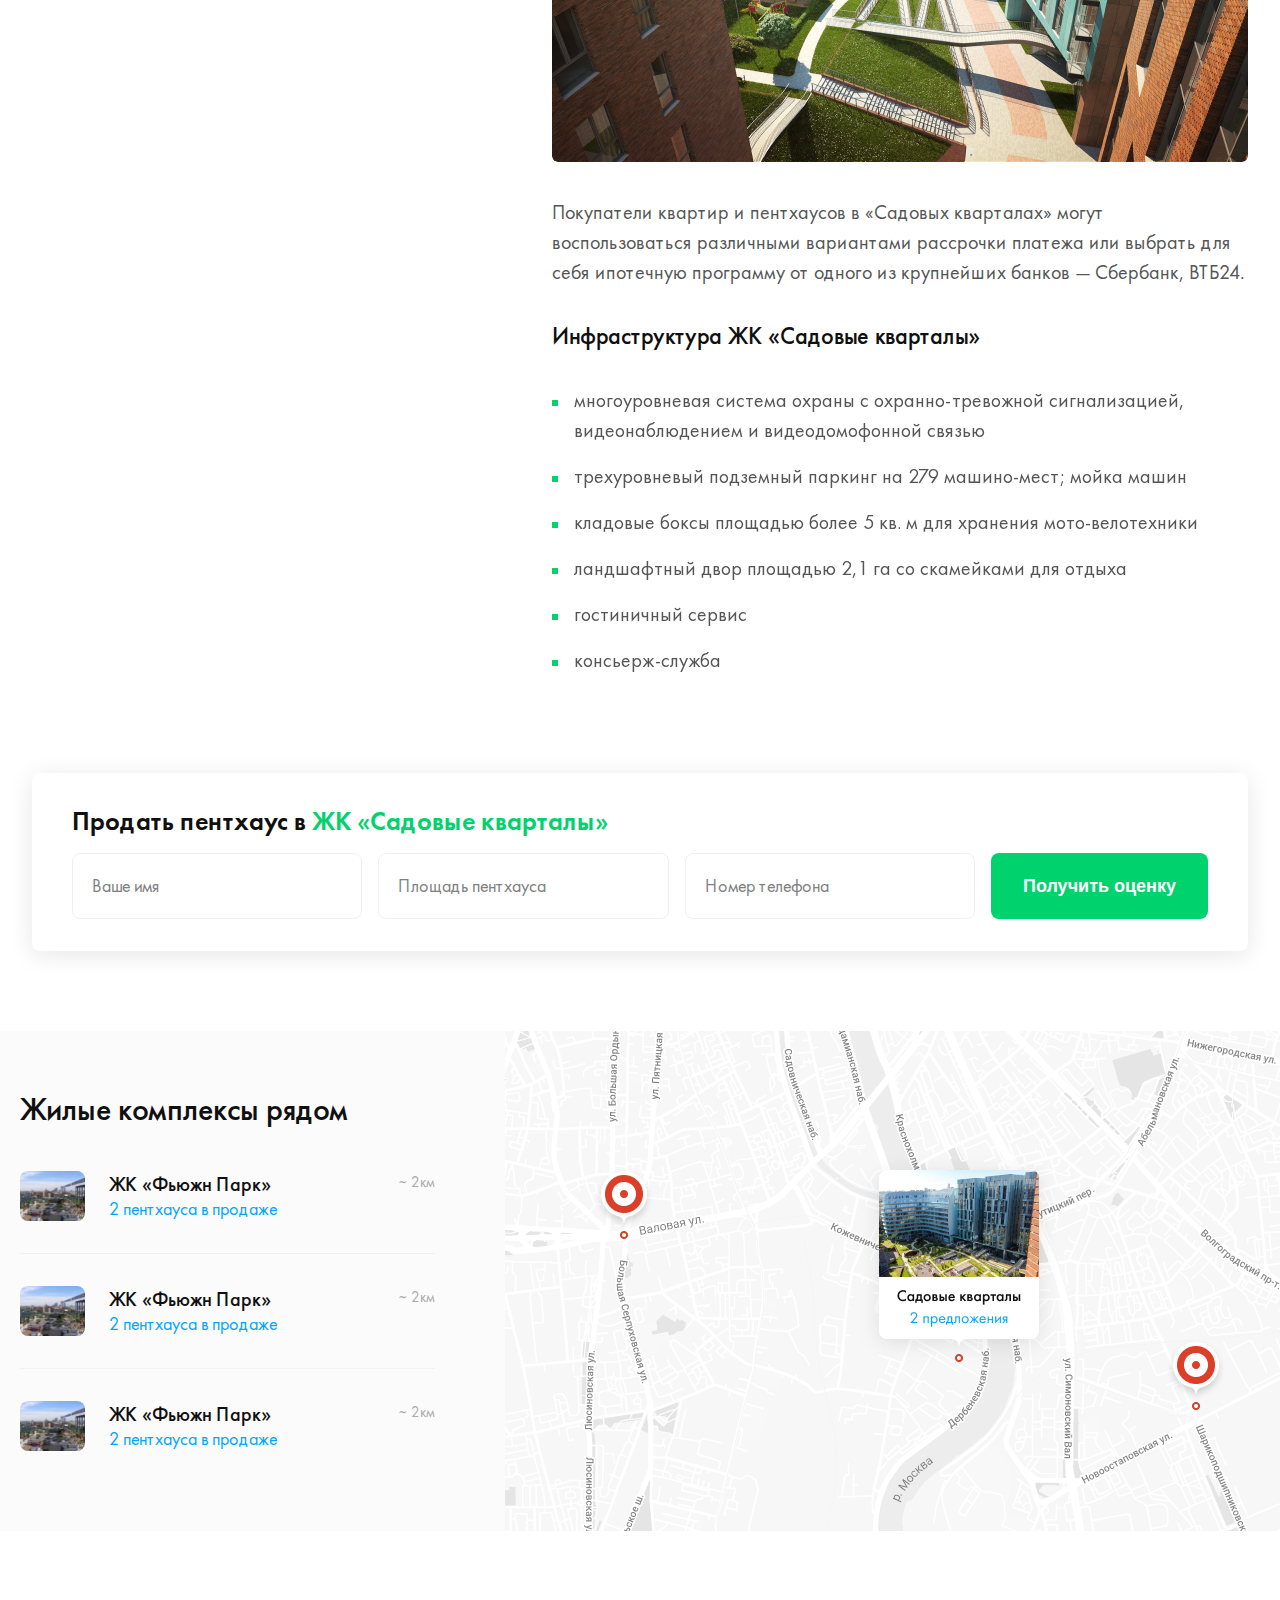
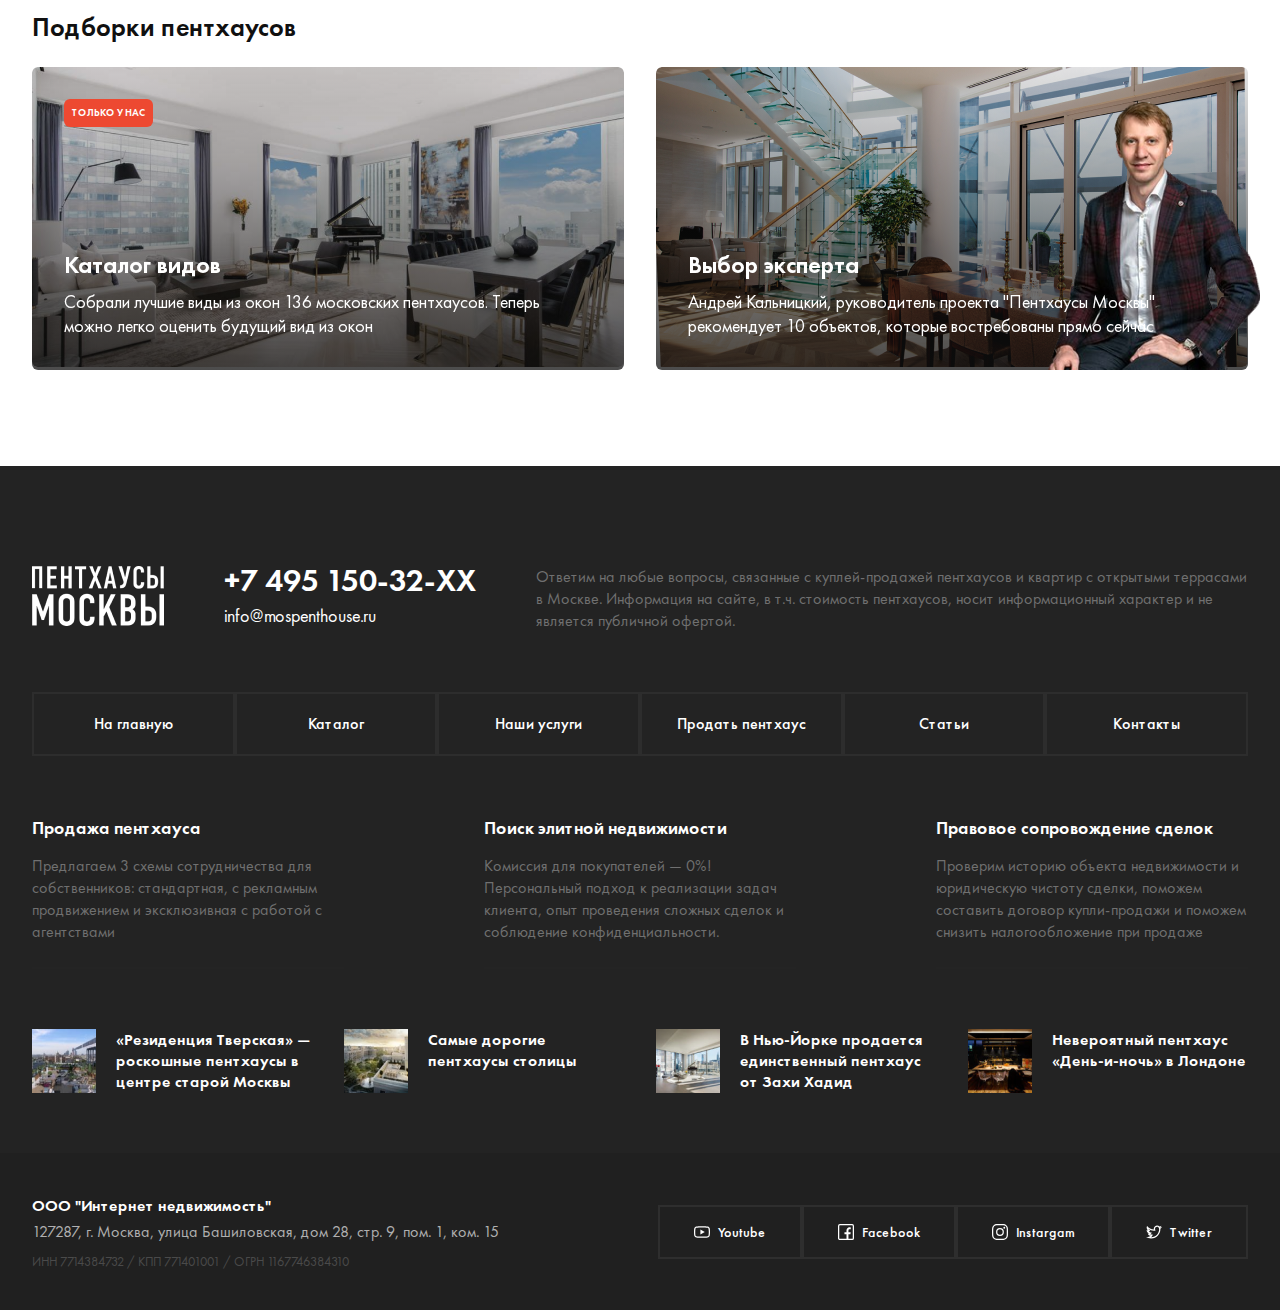
<file: jk.html>
<!DOCTYPE html>
<html lang="en">

<head>
    <meta charset="UTF-8">
    <meta http-equiv="X-UA-Compatible" content="IE=edge">
    <meta name="viewport" content="width=device-width, initial-scale=1.0">
    <title>Document</title>
    <link rel="stylesheet" href="./css/selectric.css">
    <link rel="stylesheet" href="./css/swiper-bundle.min.css">
    <link rel="stylesheet" href="./css/style.css">
</head>

<body>
    <header class="header">
        <div class="header-wrapper"><a class="header-logo" href="./">
                <picture>
                    <source srcset="./img/logo.webp" type="image/webp"><img src="./img/logo.png" alt="Пентхаусы Москвы">
                </picture>
            </a>
            <div class="header-search"><span class="header-search-icon"></span></div>
            <div class="header-menu"><a class="header-link" href="#">Купить<span class="header-amount">457</span></a><a class="header-link" href="#">Продать</a><a class="header-link" href="/catalog.html">Виды</a><a class="header-link" href="#">На карте</a><a class="header-link" href="#">Контакты</a></div><a class="header-phone" href="tel:+749515032XX">+7 495 150-32-XX</a><button class="header-btn">Заказать звонок<span class="header-btn-icon"></span></button>
            <div class="header-toggle"><span class="header-toggle-icon"></span></div>
        </div>
    </header>
    <div class="wrapper">
        <ul class="breadcrumbs">
            <li class="breadcrumbs-item">Главная</li><span class="breadcrumbs-icon"></span>
            <li class="breadcrumbs-item">Каталог видов Москвы</li>
        </ul>
    </div>
    <div class="wrapper">
        <div class="lot">
            <div class="lot-content">
                <h1 class="lot-content-title">Садовые кварталы в Хамовниках — структура кварталов и сроки строительства</h1>
                <p class="lot-content-adress">СВАО, Ростокино, проспект Мира, 188Бк1<a class="lot-content-link" href="#"> Показать карте</a></p>
            </div>
            <div class="lot-price">
                <p class="lot-price-text">Минимальная цена пентхауса от:</p>
                <p class="lot-price-amount">514 560 000 ₽</p>
            </div>
        </div>
    </div>
    <div class="wrapper">
        <div class="feature">
            <div class="feature-item"><span>Цена за кв. м </span>от 2 937 000 ₽/м2</div>
            <div class="feature-item"><span>Площадь</span>175.6 м2</div>
            <div class="feature-item"><span>Комнат</span>от 9 комнат</div>
            <div class="feature-item"><span>Этаж</span>12 этажей</div>
            <div class="feature-item"><span>Тип</span>Дом сдан</div>
            <div class="feature-item"><span>Год сдачи</span>2019</div>
        </div>
    </div>
    <div class="wrapper">
        <div class="lot-slider swiper">
            <div class="swiper-wrapper">
                <div class="swiper-slide"><img src="./img/lot1.png" alt=""></div>
                <div class="swiper-slide"><img src="./img/lot2.png" alt=""></div>
                <div class="swiper-slide"><img src="./img/lot3.png" alt=""></div>
            </div>
            <div class="swiper-button-next"></div>
            <div class="swiper-button-prev"></div>
        </div>
    </div>
    <div class="filterTeasers">
        <div class="wrapper">
            <div class="filterTeasers-head">
                <h2 class="filterTeasers-title">Пентхаусы и квартиры в ЖК «Садовые кварталы»</h2>
                <div class="filterTeasers-filters">
                    <div class="filterTeasers-item active">По цене</div>
                    <div class="filterTeasers-item">По площади</div>
                </div>
            </div>
            <div class="filterTeasers-teasers">
                <div class="teaser">
                    <div class="teaser-slider swiper">
                        <div class="swiper-wrapper">
                            <div class="swiper-slide"><img src="./img/teaser1.png" alt="1"></div>
                            <div class="swiper-slide"><img src="./img/teaser1.png" alt="1"></div>
                            <div class="swiper-slide"><img src="./img/teaser1.png" alt="1"></div>
                            <div class="swiper-slide"><img src="./img/teaser1.png" alt="1"></div>
                        </div>
                        <div class="swiper-pagination"></div>
                    </div>
                    <div class="teaser-content"><a class="teaser-title" href="#">5 комнат, 458.6 м2, 7 этаж </a><a class="teaser-jk" href="#">ЖК «Садовые кварталы»</a>
                        <p class="teaser-address">СВАО, Ростокино, проспект Мира, 188Бк1</p>
                        <div class="teaser-tags">
                            <p class="teaser-tag">Многоуровневая квартира</p>
                        </div>
                    </div>
                    <div class="teaser-price">
                        <div class="teaser-rub">514 560 000 ₽</div>
                        <div class="teaser-dol">7 000 000 $</div>
                    </div>
                </div>
                <div class="teaser">
                    <div class="teaser-slider swiper">
                        <div class="swiper-wrapper">
                            <div class="swiper-slide"><img src="./img/teaser2.png" alt="1"></div>
                            <div class="swiper-slide"><img src="./img/teaser2.png" alt="1"></div>
                            <div class="swiper-slide"><img src="./img/teaser2.png" alt="1"></div>
                            <div class="swiper-slide"><img src="./img/teaser2.png" alt="1"></div>
                        </div>
                        <div class="swiper-pagination"></div>
                    </div>
                    <div class="teaser-content"><a class="teaser-title" href="#">5 комнат, 458.6 м2, 7 этаж </a><a class="teaser-jk" href="#">ЖК «Садовые кварталы»</a>
                        <p class="teaser-address">СВАО, Ростокино, проспект Мира, 188Бк1</p>
                        <div class="teaser-tags">
                            <p class="teaser-tag">Многоуровневая квартира</p>
                        </div>
                    </div>
                    <div class="teaser-price teaser-price__sale">
                        <div class="teaser-rub">7 644 632 000 ₽</div>
                        <div class="teaser-old">9 210 400 000 ₽</div>
                        <div class="teaser-dol">7 000 000 $</div>
                        <div class="teaser-percent">Скидка 17%</div>
                    </div>
                </div>
                <div class="teaser">
                    <div class="teaser-slider swiper">
                        <div class="swiper-wrapper">
                            <div class="swiper-slide"><img src="./img/teaser3.png" alt="1"></div>
                            <div class="swiper-slide"><img src="./img/teaser3.png" alt="1"></div>
                            <div class="swiper-slide"><img src="./img/teaser3.png" alt="1"></div>
                            <div class="swiper-slide"><img src="./img/teaser3.png" alt="1"></div>
                        </div>
                        <div class="swiper-pagination"></div>
                    </div>
                    <div class="teaser-content"><a class="teaser-title" href="#">5 комнат, 458.6 м2, 7 этаж </a><a class="teaser-jk" href="#">ЖК «Садовые кварталы»</a>
                        <p class="teaser-address">СВАО, Ростокино, проспект Мира, 188Бк1</p>
                        <div class="teaser-tags">
                            <p class="teaser-tag">Многоуровневая квартира</p>
                            <p class="teaser-tag">Многоуровневая квартира</p>
                        </div>
                    </div>
                    <div class="teaser-price">
                        <div class="teaser-rub">514 560 000 ₽</div>
                        <div class="teaser-dol">7 000 000 $</div>
                    </div>
                </div>
                <div class="teaser">
                    <div class="teaser-slider swiper">
                        <div class="swiper-wrapper">
                            <div class="swiper-slide"><img src="./img/teaser4.png" alt="1"></div>
                            <div class="swiper-slide"><img src="./img/teaser4.png" alt="1"></div>
                            <div class="swiper-slide"><img src="./img/teaser4.png" alt="1"></div>
                            <div class="swiper-slide"><img src="./img/teaser4.png" alt="1"></div>
                        </div>
                        <div class="swiper-pagination"></div>
                    </div>
                    <div class="teaser-content"><a class="teaser-title" href="#">5 комнат, 458.6 м2, 7 этаж </a><a class="teaser-jk" href="#">ЖК «Садовые кварталы»</a>
                        <p class="teaser-address">СВАО, Ростокино, проспект Мира, 188Бк1</p>
                        <div class="teaser-tags">
                            <p class="teaser-tag">Многоуровневая квартира</p>
                        </div>
                    </div>
                    <div class="teaser-price">
                        <div class="teaser-rub">1 316 340 000 ₽</div>
                        <div class="teaser-dol">18 000 000 $</div>
                    </div>
                </div>
                <div class="teaser">
                    <div class="teaser-slider swiper">
                        <div class="swiper-wrapper">
                            <div class="swiper-slide"><img src="./img/teaser5.png" alt="1"></div>
                            <div class="swiper-slide"><img src="./img/teaser5.png" alt="1"></div>
                            <div class="swiper-slide"><img src="./img/teaser5.png" alt="1"></div>
                            <div class="swiper-slide"><img src="./img/teaser5.png" alt="1"></div>
                        </div>
                        <div class="swiper-pagination"></div>
                    </div>
                    <div class="teaser-content"><a class="teaser-title" href="#">5 комнат, 458.6 м2, 7 этаж </a><a class="teaser-jk" href="#">ЖК «Садовые кварталы»</a>
                        <p class="teaser-address">СВАО, Ростокино, проспект Мира, 188Бк1</p>
                        <div class="teaser-tags">
                            <p class="teaser-tag">Многоуровневая квартира</p>
                        </div>
                    </div>
                    <div class="teaser-price teaser-price__request"><button class="teaser-request">Цена по запросу</button></div>
                </div>
            </div>
        </div>
    </div>
    <div class="wrapper">
        <div class="jk-whatsapp"><img class="jk-whatsapp-icon" src="./img/whatsapp.png" alt="">
            <div class="jk-whatsapp-content">
                <h2 class="jk-whatsapp-title">У нас есть варианты <span>по уникальным ценам </span>в закрытых продажах</h2>
                <p class="jk-whatsapp-text">Получите первыми лучшие предложения!</p>
            </div>
            <form class="jk-whatsapp-form">
                <div class="main-left-field">
                    <div class="main-left-input"><input id="whatsapp" name="whatsapp" type="tel" placeholder="Номер WhatsApp" required><label for="whatsapp">Номер WhatsApp</label></div>
                </div><button class="main-left-btn">Получить варианты</button>
            </form>
        </div>
    </div>
    <div class="jk-desc">
        <div class="wrapper">
            <div class="jk-desc-menu">
                <div class="jk-desc-list"> <a class="jk-desc-link active" href="#desc">Описание ЖК </a><a class="jk-desc-link" href="#exlusive">Эксклюзивные предложения </a><a class="jk-desc-link" href="#structure">Инфраструктура</a>
                    <div class="jk-desc-sell">
                        <p class="jk-desc-sell-title">Отдел продаж</p><a class="jk-desc-sell-link" href="tel:+749515032ХХ">+7 495 150-32-ХХ</a><button class="jk-desc-sell-btn">Заказать звонок<span class="jk-desc-sell-icon"></span></button>
                    </div>
                </div>
            </div>
            <div class="jk-desc-content">
                <div class="block" id="desc">
                    <h2 class="subtitle">Описание ЖК «Садовые кварталы»</h2>
                    <p class="text"> Жилой комплекс «Садовые Кварталы» является одним из лучших проектов элитной недвижимости в Москве. <br> <br><span class="bold">«Садовые Кварталы» </span>— это целый микрорайон, состоящего из четырех кварталов клубных домов. В каждом квартале будет свой закрытой двор, прогулочные зоны, посредине микрорайона раскинется большой парк с собственным прудом. Движение транспорта на территории Садовых кварталов не предусмотрено, все дороги, подъезды и парковки расположены под землей.</p>
                </div>
                <div class="block" id="exlusive">
                    <h2 class="subtitle">Эксклюзивные предложения «Садовых Кварталов» (пентхаусы)</h2>
                    <p class="text">Высота потолков в пентхаусах составляет 4 метра, во всех пентхаусах предусмотрены камины и открытые террасы, что позволит будущим владельцам насладиться прекрасными панорамами Москвы и района Хамовники.</p><img src="./img/jk.png" alt="">
                    <p class="text">Покупатели квартир и пентхаусов в «Садовых кварталах» могут воспользоваться различными вариантами рассрочки платежа или выбрать для себя ипотечную программу от одного из крупнейших банков — Сбербанк, ВТБ24.</p>
                </div>
                <div class="block" id="structure">
                    <h2 class="subtitle">Инфраструктура ЖК «Садовые кварталы»</h2>
                    <ul class="list">
                        <li class="item">многоуровневая система охраны с охранно-тревожной сигнализацией, видеонаблюдением и видеодомофонной связью</li>
                        <li class="item">трехуровневый подземный паркинг на 279 машино-мест; мойка машин</li>
                        <li class="item">кладовые боксы площадью более 5 кв. м для хранения мото-велотехники</li>
                        <li class="item">ландшафтный двор площадью 2,1 га со скамейками для отдыха</li>
                        <li class="item">гостиничный сервис</li>
                        <li class="item">консьерж-служба</li>
                    </ul>
                </div>
            </div>
        </div>
    </div>
    <div class="wrapper">
        <div class="sell">
            <h2 class="sell-title">Продать пентхаус в <span>ЖК «Садовые кварталы»</span></h2>
            <form class="sell-form">
                <div class="main-left-field">
                    <div class="main-left-input"><input name="whatsapp" type="tel" placeholder="Номер WhatsApp" required><label for="whatsapp">Ваше имя</label></div>
                </div>
                <div class="main-left-field">
                    <div class="main-left-input"><input name="whatsapp" type="tel" placeholder="Номер WhatsApp" required><label for="whatsapp">Площадь пентхауса</label></div>
                </div>
                <div class="main-left-field">
                    <div class="main-left-input"><input id="phone" name="phone" type="tel" placeholder="Номер WhatsApp" required><label for="whatsapp">Номер телефона</label></div>
                </div><button class="main-left-btn">Получить оценку</button>
            </form>
        </div>
    </div>
    <div class="around">
        <div class="around-map"><img src="./img/around.png" alt=""></div>
        <div class="around-content">
            <h2 class="around-title">Жилые комплексы рядом</h2>
            <div class="around-list">
                <div class="around-item"><img class="around-image" src="./img/new1.png" alt="">
                    <div class="around-desc">
                        <h3 class="around-name">ЖК «Фьюжн Парк»</h3><a class="around-link" href="#">2 пентхауса в продаже</a>
                    </div>
                    <p class="around-distance">~ 2км</p>
                </div>
                <div class="around-item"><img class="around-image" src="./img/new1.png" alt="">
                    <div class="around-desc">
                        <h3 class="around-name">ЖК «Фьюжн Парк»</h3><a class="around-link" href="#">2 пентхауса в продаже</a>
                    </div>
                    <p class="around-distance">~ 2км</p>
                </div>
                <div class="around-item"><img class="around-image" src="./img/new1.png" alt="">
                    <div class="around-desc">
                        <h3 class="around-name">ЖК «Фьюжн Парк»</h3><a class="around-link" href="#">2 пентхауса в продаже</a>
                    </div>
                    <p class="around-distance">~ 2км</p>
                </div>
                <div class="around-item"><img class="around-image" src="./img/new1.png" alt="">
                    <div class="around-desc">
                        <h3 class="around-name">ЖК «Фьюжн Парк»</h3><a class="around-link" href="#">2 пентхауса в продаже</a>
                    </div>
                    <p class="around-distance">~ 2км</p>
                </div>
            </div>
        </div>
    </div>
    <div class="compilations">
        <div class="wrapper">
            <h2 class="compilations-title">Подборки пентхаусов</h2>
            <div class="compilations-list">
                <div class="compilations-item"><img class="compilations-background" src="./img/compilations1.png" alt="">
                    <div class="compilations-overlay">
                        <div class="compilations-tags">
                            <div class="compilations-tag">Только у нас</div>
                        </div>
                        <h3 class="compilations-subtitle">Каталог видов</h3>
                        <p class="compilations-desc">Собрали лучшие виды из окон 136 московских пентхаусов. Теперь можно легко оценить будущий вид из окон</p>
                    </div>
                </div>
                <div class="compilations-item"><img class="compilations-background" src="./img/compilations2.png" alt="">
                    <div class="compilations-overlay"><img class="compilations-author" src="./img/author2.png" alt="">
                        <h3 class="compilations-subtitle">Выбор эксперта</h3>
                        <p class="compilations-desc">Андрей Кальницкий, руководитель проекта "Пентхаусы Москвы" рекомендует 10 объектов, которые востребованы прямо сейчас</p>
                    </div>
                </div>
            </div>
        </div>
    </div>
    <div class="header-overlay"></div>
    <script src="./js/jquery.min.js"></script>
    <script src="./js/jquery.selectric.min.js"> </script>
    <script src="./js/jquery.maskedinput.min.js"></script>
    <script src="./js/swiper-bundle.min.js"></script>
    <script src="./js/script.js"> </script>
    <footer class="footer">
        <div class="footer-top">
            <div class="footer-wrapper">
                <div class="footer-contact">
                    <div class="footer-contact-logo"><img src="./img/logo-white.png" alt="Пентхаусы Москвы"></div>
                    <div class="footer-contact-links"><a class="footer-contact-link footer-contact-phone" href="tel:+749515032ХХ">+7 495 150-32-ХХ</a><a class="footer-contact-link footer-contact-mail" href="mailto:info@mospenthouse.ru">info@mospenthouse.ru</a></div>
                    <div class="footer-contact-text">Ответим на любые вопросы, связанные с куплей-продажей пентхаусов и квартир с открытыми террасами в Москве. Информация на сайте, в т.ч. стоимость пентхаусов, носит информационный характер и не является публичной офертой.</div>
                </div>
                <div class="footer-menu"><a class="footer-menu-link" href="./">На главную</a><a class="footer-menu-link" href="./catalog.html">Каталог</a><a class="footer-menu-link" href="#">Наши услуги</a><a class="footer-menu-link" href="#">Продать пентхаус</a><a class="footer-menu-link" href="#">Статьи</a><a class="footer-menu-link" href="#">Контакты</a></div>
                <div class="footer-services"><a class="footer-service" href="#">
                        <p class="footer-service-title">Продажа пентхауса</p>
                        <p class="footer-service-text">Предлагаем 3 схемы сотрудничества для собственников<span>: стандартная, с рекламным продвижением и эксклюзивная с работой с агентствами</span></p>
                    </a><a class="footer-service" href="#">
                        <p class="footer-service-title">Поиск элитной недвижимости</p>
                        <p class="footer-service-text">Комиссия для покупателей — 0%! <span>Персональный подход к реализации задач клиента, опыт проведения сложных сделок и соблюдение конфиденциальности.</span></p>
                    </a><a class="footer-service" href="#">
                        <p class="footer-service-title">Правовое сопровождение сделок</p>
                        <p class="footer-service-text">Проверим историю объекта недвижимости и юридическую чистоту сделки<span>, поможем составить договор купли-продажи и поможем снизить налогообложение при продаже</span></p>
                    </a></div>
                <div class="footer-news"><a class="footer-new" href="#">
                        <div class="footer-new-img"><img src="./img/new1.png" alt="1"></div>
                        <p class="footer-new-title">«Резиденция Тверская» — роскошные пентхаусы в центре старой Москвы</p>
                    </a><a class="footer-new" href="#">
                        <div class="footer-new-img"><img src="./img/new2.png" alt="2"></div>
                        <p class="footer-new-title">Самые дорогие пентхаусы столицы</p>
                    </a><a class="footer-new" href="#">
                        <div class="footer-new-img"><img src="./img/new3.png" alt="3"></div>
                        <p class="footer-new-title">В Нью-Йорке продается единственный пентхаус от Захи Хадид</p>
                    </a><a class="footer-new" href="#">
                        <div class="footer-new-img"><img src="./img/new4.png" alt="4"></div>
                        <p class="footer-new-title">Невероятный пентхаус «День-и-ночь» в Лондоне</p>
                    </a></div>
            </div>
        </div>
        <div class="footer-bottom">
            <div class="footer-wrapper">
                <div class="footer-info">
                    <div class="footer-company">
                        <div class="footer-company-name">ООО "Интернет недвижимость" </div>
                        <div class="footer-company-address">127287, г. Москва, улица Башиловская, дом 28, стр. 9, пом. 1, ком. 15</div>
                        <div class="footer-company-legal">ИНН 7714384732 / КПП 771401001 / ОГРН 1167746384310</div>
                    </div>
                    <div class="footer-socials"><a class="footer-social" href="#" target="_blank"> <span class="footer-social-icon footer-social-icon__youtube"></span><span class="footer-social-title">Youtube</span></a><a class="footer-social" href="#" target="_blank"><span class="footer-social-icon footer-social-icon__facebook"></span><span class="footer-social-title">Facebook</span></a><a class="footer-social" href="#" target="_blank"><span class="footer-social-icon footer-social-icon__instagram"></span><span class="footer-social-title">Instargam</span></a><a class="footer-social" href="#" target="_blank"><span class="footer-social-icon footer-social-icon__twitter"></span><span class="footer-social-title">Twitter</span></a></div>
                </div>
            </div>
        </div>
    </footer>
</body>

</html>
</file>
<file: css/style.css>
*,
*:before,
*:after {
  -webkit-box-sizing: border-box;
          box-sizing: border-box;
}

html,
body,
div,
span,
object,
iframe,
figure,
h1,
h2,
h3,
h4,
h5,
h6,
p,
blockquote,
pre,
a,
code,
em,
img,
small,
strike,
strong,
sub,
sup,
tt,
b,
u,
i,
ol,
ul,
li,
fieldset,
form,
label,
table,
caption,
tbody,
tfoot,
thead,
tr,
th,
td,
main,
canvas,
embed,
footer,
header,
nav,
section,
video {
  margin: 0;
  padding: 0;
  border: 0;
  font-size: 100%;
  font: inherit;
  vertical-align: baseline;
  text-rendering: optimizeLegibility;
  -webkit-font-smoothing: antialiased;
  -webkit-text-size-adjust: none;
     -moz-text-size-adjust: none;
      -ms-text-size-adjust: none;
          text-size-adjust: none;
  text-decoration: none;
}

footer,
header,
nav,
section,
main {
  display: block;
}

body {
  line-height: 1;
}

ol,
ul {
  list-style: none;
}

blockquote,
q {
  quotes: none;
}

blockquote:before,
blockquote:after,
q:before,
q:after {
  content: '';
  content: none;
}

table {
  border-collapse: collapse;
  border-spacing: 0;
}

input {
  border-radius: 0;
}

@font-face {
  font-family: 'Futura PT';
  src: url("../fonts/futura-pt-book.ttf");
  font-weight: 400;
  font-style: normal;
}

@font-face {
  font-family: 'Futura PT';
  src: url("../fonts/futura-pt-book-oblique.ttf");
  font-weight: 400;
  font-style: italic;
}

@font-face {
  font-family: 'Futura PT';
  src: url("../fonts/futura-pt-medium.ttf");
  font-weight: 450;
  font-style: normal;
}

@font-face {
  font-family: 'Futura PT';
  src: url("../fonts/futura-pt-demi.ttf");
  font-weight: 600;
  font-style: normal;
}

@font-face {
  font-family: 'Futura PT';
  src: url("../fonts/futura-pt-bold.ttf");
  font-weight: 700;
  font-style: normal;
}

html {
  font-family: 'Futura PT';
}

body {
  overflow-x: hidden;
}

*,
*::before,
*::after {
  -webkit-box-sizing: border-box;
          box-sizing: border-box;
}

.wrapper {
  width: 100%;
  max-width: 1264px;
  padding: 0 24px;
  margin: 0 auto;
}

.main {
  display: -webkit-box;
  display: -ms-flexbox;
  display: flex;
  max-width: 1600px;
  margin: 0 auto;
}

.main-left {
  width: 50%;
  padding: 64px 48px;
}

.main-left-logo {
  width: 90px;
  height: auto;
  margin-bottom: 64px;
}

.main-left-title {
  font-weight: 600;
  line-height: 60px;
  color: #101010;
  margin-bottom: 16px;
}
.main-left-titlesub {
  font-weight: 600;
  font-size: 18px;
  line-height: 28px;
  color: #101010;
  margin-bottom: 16px;
}

.main-left-text {
  font-size: 18px;
  line-height: 28px;
  color: #666666;
  max-width: 470px;
  margin-bottom: 24px;
}

.main-left-text span {
  color: #00D26D;
}

.main-left-input {
  position: relative;
  width: 100%;
}

.main-left-input label {
  position: absolute;
  top: 50%;
  left: 16px;
  -webkit-transform: translateY(-50%);
      -ms-transform: translateY(-50%);
          transform: translateY(-50%);
  font-size: 18px;
  line-height: 24px;
  color: #808080;
  background: #ffffff;
  padding: 0 4px;
  pointer-events: none;
  -webkit-user-select: none;
     -moz-user-select: none;
      -ms-user-select: none;
          user-select: none;
  -webkit-transition: color .35s, top .35s;
  -o-transition: color .35s, top .35s;
  transition: color .35s, top .35s;
  will-change: color, top;
}

.main-left-input input {
  width: 100%;
  padding: 20px 16px;
  border: 1px solid #F0F0F0;
  border-radius: 8px;
  font-size: 18px;
  line-height: 24px;
  color: #101010;
  -webkit-transition: color .35s, border .35s;
  -o-transition: color .35s, border .35s;
  transition: color .35s, border .35s;
  will-change: color, border;
}

.main-left-input input:disabled {
  background: #ffffff;
  cursor: not-allowed;
}

.main-left-input input:not(:disabled):hover ~ label {
  top: 0;
  color: #00D26D;
}

.main-left-input input:not(:disabled):focus {
  outline: none;
  border: 1px solid #00D26D;
}

.main-left-input input:not(:disabled):focus ~ label {
  top: 0;
  color: #00D26D;
}

.main-left-input input::-webkit-input-placeholder {
  font-size: 0;
}

.main-left-input input::-moz-placeholder {
  font-size: 0;
}

.main-left-input input:-ms-input-placeholder {
  font-size: 0;
}

.main-left-input input::-ms-input-placeholder {
  font-size: 0;
}

.main-left-input input::placeholder {
  font-size: 0;
}

.main-left-input input:not(:-moz-placeholder-shown) ~ label {
  top: 0;
}

.main-left-input input:not(:-ms-input-placeholder) ~ label {
  top: 0;
}

.main-left-input input:not(:placeholder-shown) ~ label {
  top: 0;
}

.main-left-inputs {
  display: -webkit-box;
  display: -ms-flexbox;
  display: flex;
  margin-bottom: 16px;
}

.main-left-inputs .type {
  margin-right: 16px;
}

.main-left-inputs .type .selectric-wrapper {
  width: 205px;
}

.main-left-inputs .whatsapp {
  width: 188px;
  -webkit-box-flex: 1;
      -ms-flex-positive: 1;
          flex-grow: 1;
  margin-right: 16px;
}

.main-left-inputs .price {
  display: -webkit-box;
  display: -ms-flexbox;
  display: flex;
}

.main-left-inputs .price .label {
  padding-right: 40px;
}

.main-left-inputs .price .selectric-wrapper {
  width: 125px;
}

.main-left-inputs .price .selectric-wrapper:first-of-type.selectric-open.selectric-below .selectric {
  border-radius: 8px 0 0 0;
}

.main-left-inputs .price .selectric-wrapper:first-of-type.selectric-open.selectric-above .selectric {
  border-radius: 0 0 0 8px;
}

.main-left-inputs .price .selectric-wrapper:first-of-type .selectric {
  border-radius: 8px 0 0 8px;
}

.main-left-inputs .price .selectric-wrapper:last-of-type.selectric-open.selectric-below .selectric {
  border-radius: 0 8px 0 0;
}

.main-left-inputs .price .selectric-wrapper:last-of-type.selectric-open.selectric-above .selectric {
  border-radius: 0 0 8px 0;
}

.main-left-inputs .price .selectric-wrapper:last-of-type .selectric {
  border-radius: 0 8px 8px 0;
}

.main-left-inputs .select-field {
  flex-grow: 1;
}
.main-left-inputs .select-field .selectric-wrapper {
  width: 100%;
}
.main-left-inputs .main-left-btn {
  flex-grow: 1;
}

.main-left-field.whatsapp {
  max-width: 40%;
}
.main-left-field.wish {
  max-width: 70%;
  width: 100%;
  margin-right: 16px;
}

.main-left-btn {
  font-weight: 600;
  font-size: 18px;
  line-height: 64px;
  color: #FFFFFF;
  background: #00D26D;
  border-radius: 8px;
  border: none;
  padding: 0 32px;
  cursor: pointer;
  -webkit-transition: background .35s;
  -o-transition: background .35s;
  transition: background .35s;
}

.main-left-btn:hover {
  background: #10DE7B;
}

.main-right {
  display: -webkit-box;
  display: -ms-flexbox;
  display: flex;
  -ms-flex-wrap: wrap;
      flex-wrap: wrap;
  width: 50%;
}

.main-right-block {
  padding: 48px;
  width: 50%;
  position: relative;
  height: 320px;
}

.main-right-block__color {
  display: -webkit-box;
  display: -ms-flexbox;
  display: flex;
  -webkit-box-orient: vertical;
  -webkit-box-direction: normal;
      -ms-flex-direction: column;
          flex-direction: column;
  -webkit-box-align: start;
      -ms-flex-align: start;
          align-items: flex-start;
  -webkit-box-pack: justify;
      -ms-flex-pack: justify;
          justify-content: space-between;
  background: #DB3F27;
}

.main-right-block__image {
  background: url("../img/block.png") center/cover no-repeat;
}

.main-right-block__slider {
  padding: 0px;
  width: 100%;
}

.main-right-block__slider .swiper-slide img {
  width: 100%;
  height: 100%;
  -o-object-fit: cover;
     object-fit: cover;
}

.main-right-overlay {
  position: absolute;
  top: 0;
  left: 0;
  right: 0;
  bottom: 0;
  width: 100%;
  height: 100%;
  padding: 48px;
  z-index: 1;
  background: -webkit-gradient(linear, left bottom, left top, from(rgba(35, 35, 35, 0.5)), to(rgba(35, 35, 35, 0.5))), url(.png);
  background: -o-linear-gradient(bottom, rgba(35, 35, 35, 0.5), rgba(35, 35, 35, 0.5)), url(.png);
  background: linear-gradient(0deg, rgba(35, 35, 35, 0.5), rgba(35, 35, 35, 0.5)), url(.png);
}

.main-right-title {
  font-weight: 600;
  font-size: 32px;
  line-height: 40px;
  color: #fff;
}

.main-right-link {
  display: inline-block;
  font-weight: 600;
  font-size: 18px;
  line-height: 24px;
  color: #FFFFFF;
  padding-right: 20px;
  position: relative;
}

.main-right-link::after {
  content: '';
  display: block;
  width: 16px;
  height: 16px;
  position: absolute;
  top: 50%;
  right: 0;
  -webkit-transform: translateY(-50%);
      -ms-transform: translateY(-50%);
          transform: translateY(-50%);
  -webkit-mask: url("../img/chevron-right.svg") center/contain no-repeat;
          mask: url("../img/chevron-right.svg") center/contain no-repeat;
  background: #fff;
}

.main-right-pagination {
  position: absolute;
  bottom: 56px !important;
  left: 56px !important;
  display: -webkit-box;
  display: -ms-flexbox;
  display: flex;
  -webkit-box-align: start;
      -ms-flex-align: start;
          align-items: flex-start;
}

.main-right-pagination .swiper-pagination-bullet {
  background: #FFFFFF;
  opacity: 1 !important;
  margin: 0 12px !important;
  width: 8px;
  height: 8px;
  position: relative;
}

.main-right-pagination .swiper-pagination-bullet-active::before,
.main-right-pagination .swiper-pagination-bullet-active::after {
  content: '';
  position: absolute;
  top: -8px;
  left: -8px;
  width: 24px;
  height: 24px;
  border-radius: 50%;
}

.main-right-pagination .swiper-pagination-bullet-active::before {
  border: 1px solid transparent;
  -webkit-animation: abc1 5s linear;
          animation: abc1 5s linear;
}

.main-right-pagination .swiper-pagination-bullet-active::after {
  border: 0 solid transparent;
  -webkit-animation: abc2 5s linear;
          animation: abc2 5s linear;
}

@-webkit-keyframes abc1 {
  0% {
    border-top-color: #FFF;
    border-right-color: transparent;
    border-bottom-color: transparent;
  }

  25% {
    border-top-color: #FFF;
    border-right-color: transparent;
    border-bottom-color: transparent;
  }

  50% {
    border-top-color: #FFF;
    border-right-color: #FFF;
    border-bottom-color: transparent;
  }

  75% {
    border-top-color: #FFF;
    border-right-color: #FFF;
    border-bottom-color: #FFF;
  }

  100% {
    border-top-color: #FFF;
    border-right-color: #FFF;
    border-bottom-color: #FFF;
  }
}

@keyframes abc1 {
  0% {
    border-top-color: #FFF;
    border-right-color: transparent;
    border-bottom-color: transparent;
  }

  25% {
    border-top-color: #FFF;
    border-right-color: transparent;
    border-bottom-color: transparent;
  }

  50% {
    border-top-color: #FFF;
    border-right-color: #FFF;
    border-bottom-color: transparent;
  }

  75% {
    border-top-color: #FFF;
    border-right-color: #FFF;
    border-bottom-color: #FFF;
  }

  100% {
    border-top-color: #FFF;
    border-right-color: #FFF;
    border-bottom-color: #FFF;
  }
}

@-webkit-keyframes abc2 {
  0% {
    border-top: 1px solid #FFF;
    border-left-width: 1px;
    border-right-width: 1px;
    -webkit-transform: rotate(0deg);
            transform: rotate(0deg);
  }

  100% {
    border-top: 1px solid #FFF;
    border-left-width: 1px;
    border-right-width: 1px;
    -webkit-transform: rotate(270deg);
            transform: rotate(270deg);
  }
}

@keyframes abc2 {
  0% {
    border-top: 1px solid #FFF;
    border-left-width: 1px;
    border-right-width: 1px;
    -webkit-transform: rotate(0deg);
            transform: rotate(0deg);
  }

  100% {
    border-top: 1px solid #FFF;
    border-left-width: 1px;
    border-right-width: 1px;
    -webkit-transform: rotate(270deg);
            transform: rotate(270deg);
  }
}

.filterTeasers {
  margin-bottom: 48px;
}

.filterTeasers-head {
  display: -webkit-box;
  display: -ms-flexbox;
  display: flex;
  -webkit-box-align: end;
      -ms-flex-align: end;
          align-items: flex-end;
  margin-bottom: 24px;
}

.filterTeasers-title {
  font-weight: 450;
  line-height: 38px;
  color: #101010;
  -webkit-box-flex: 1;
      -ms-flex-positive: 1;
          flex-grow: 1;
}

.filterTeasers-title span {
  color: #00A5FF;
}

.filterTeasers-filters {
  display: -webkit-box;
  display: -ms-flexbox;
  display: flex;
  margin: 0 -16px;
}

.filterTeasers-item {
  font-size: 16px;
  line-height: 24px;
  color: #555555;
  margin: 0 16px;
  cursor: pointer;
  -webkit-transition: color .35s;
  -o-transition: color .35s;
  transition: color .35s;
}

.filterTeasers-item.active {
  color: #00A5FF;
}

.filterTeasers-item:hover {
  color: #00A5FF;
}

.filterTeasers-btn {
  display: -webkit-box;
  display: -ms-flexbox;
  display: flex;
  -webkit-box-align: center;
      -ms-flex-align: center;
          align-items: center;
  padding: 0 24px;
  margin: 24px auto 0;
  font-weight: 600;
  font-size: 16px;
  line-height: 56px;
  color: #00A5FF;
  background: #FFFFFF;
  border: 1px solid #00A5FF;
  -webkit-box-sizing: border-box;
          box-sizing: border-box;
  border-radius: 8px;
  cursor: pointer;
}

.filterTeasers-btn-icon {
  content: '';
  display: block;
  width: 16px;
  height: 16px;
  background: #00A5FF;
  -webkit-mask: url("../img/chevron-right.svg") center/contain no-repeat;
          mask: url("../img/chevron-right.svg") center/contain no-repeat;
  -webkit-transform: rotate(90deg);
      -ms-transform: rotate(90deg);
          transform: rotate(90deg);
  margin-left: 12px;
}

.filterTeasers__pagination .filterTeasers-teasers {
  position: relative;
}

.filterTeasers__pagination .filterTeasers-teasers::after {
  content: '';
  position: absolute;
  top: 0;
  left: 0;
  right: 0;
  bottom: 0;
  background: -webkit-gradient(linear, left top, left bottom, from(rgba(255, 255, 255, 0)), to(#FFFFFF));
  background: -o-linear-gradient(top, rgba(255, 255, 255, 0) 0%, #FFFFFF 100%);
  background: linear-gradient(180deg, rgba(255, 255, 255, 0) 0%, #FFFFFF 100%);
  z-index: 1;
}

.feature {
  display: -webkit-box;
  display: -ms-flexbox;
  display: flex;
  margin-bottom: 48px;
}

.feature-item {
  font-weight: 450;
  line-height: 23px;
  text-align: center;
  color: #101010;
  width: 100%;
  padding: 18px 0;
  border: 2px solid #F0F0F0;
  margin: 0 -1px;
}

.feature-item span {
  display: none;
}

.feature-item.reverse {
  font-size: 0;
}

.feature-item.reverse span {
  display: inline;
}

.feature-item:first-of-type {
  margin: 0 -1px 0 0;
  border-radius: 6px 0 0 6px;
}

.feature-item:last-of-type {
  margin: 0 0 0 -1px;
  border-radius: 0 6px 6px 0;
}

.feature-item:first-of-type:last-of-type {
  margin: 0;
  border-radius: 6px;
}

.lot {
  display: -webkit-box;
  display: -ms-flexbox;
  display: flex;
  -webkit-box-pack: justify;
      -ms-flex-pack: justify;
          justify-content: space-between;
  margin-bottom: 48px;
}

.lot-content {
  max-width: 712px;
  padding-right: 16px;
}

.lot-content-id {
  display: inline-block;
  font-size: 14px;
  line-height: 15px;
  color: #555555;
  background: #F7F7F7;
  border-radius: 12px;
  padding: 5px 10px;
  margin-bottom: 16px;
}

.lot-content-title {
  font-weight: 600;
  line-height: 48px;
  color: #101010;
  margin-bottom: 16px;
}

.lot-content-adress {
  line-height: 24px;
  color: #666666;
}

.lot-content-link {
  color: #00A5FF;
}

.lot-price {
  -ms-flex-negative: 0;
      flex-shrink: 0;
}

.lot-price-text {
  line-height: 24px;
  color: #555555;
  margin-bottom: 12px;
}

.lot-price-amount {
  font-weight: 600;
  line-height: 48px;
  color: #101010;
}

.lot-slider {
  margin-bottom: 80px;
  border-radius: 6px;
  overflow: hidden;
}

.lot-slider .swiper-slide img {
  width: 100%;
  height: auto;
  aspect-ratio: 870 / 580;
  border-radius: 6px;
}

.lot-slider .swiper-button-prev {
  position: absolute;
  left: 56px;
}

.lot-slider .swiper-button-prev::after {
  content: '';
  display: block;
  width: 52px;
  height: 52px;
  -webkit-mask: url("../img/chevron-right.svg") center/cover no-repeat;
          mask: url("../img/chevron-right.svg") center/cover no-repeat;
  background: #fff;
  -webkit-transform: rotate(180deg);
      -ms-transform: rotate(180deg);
          transform: rotate(180deg);
}

.lot-slider .swiper-button-next {
  position: absolute;
  right: 56px;
}

.lot-slider .swiper-button-next::after {
  content: '';
  display: block;
  width: 52px;
  height: 52px;
  -webkit-mask: url("../img/chevron-right.svg") center/cover no-repeat;
          mask: url("../img/chevron-right.svg") center/cover no-repeat;
  background: #fff;
}

.flat-desc {
  margin-bottom: 80px;
}

.flat-desc .wrapper {
  display: -webkit-box;
  display: -ms-flexbox;
  display: flex;
  -webkit-box-pack: justify;
      -ms-flex-pack: justify;
          justify-content: space-between;
}

.flat-desc .wrapper .jk-desc-sell {
  margin-top: 0;
  -ms-flex-negative: 0;
      flex-shrink: 0;
  width: 100%;
}

.flat-desc-content {
  max-width: 712px;
  padding-right: 16px;
}

.flat-desc-title {
  font-weight: 450;
  line-height: 38px;
  color: #101010;
  margin-bottom: 24px;
}

.flat-desc-title span {
  color: #00A5FF;
}

.flat-desc-text {
  line-height: 30px;
  color: #555555;
}

.flat-desc-form {
  display: -webkit-box;
  display: -ms-flexbox;
  display: flex;
  background: #FFFFFF;
  -webkit-box-shadow: 0px 4px 24px rgba(0, 0, 0, 0.1);
          box-shadow: 0px 4px 24px rgba(0, 0, 0, 0.1);
  border-radius: 8px;
  margin-top: 48px;
  padding: 32px 40px;
}

.flat-desc-form-title {
  font-weight: 600;
  font-size: 26px;
  line-height: 32px;
  color: #101010;
}

.flat-desc-form-title span {
  color: #00D26D;
}

.flat-desc-form-title img {
  float: right;
}

.flat-desc-form-text {
  font-size: 18px;
  line-height: 24px;
  color: #666666;
  margin-top: 6px;
  margin-bottom: 24px;
}

.flat-desc-form .main-left-btn {
  width: 100%;
  margin-top: 16px;
}

.flat-desc-plan {
  display: block;
  width: 192px;
  height: 192px;
  margin-right: 32px;
}

.flat-jk {
  margin-bottom: 80px;
}

.flat-jk-title {
  font-weight: 450;
  line-height: 38px;
  color: #101010;
  margin-bottom: 24px;
}

.flat-jk-title span {
  color: #00A5FF;
}

.flat-jk-content {
  display: -webkit-box;
  display: -ms-flexbox;
  display: flex;
  -webkit-box-pack: justify;
      -ms-flex-pack: justify;
          justify-content: space-between;
}

.flat-jk-text {
  max-width: 712px;
  padding-right: 16px;
  line-height: 30px;
  color: #555555;
}

.flat-jk-text span {
  font-style: italic;
}

.flat-jk-photo {
  -ms-flex-negative: 0;
      flex-shrink: 0;
}

.flat-jk-photo img {
  display: block;
  max-width: 384px;
  width: 100%;
  height: auto;
  aspect-ratio: 384 / 254;
  border-radius: 8px;
  margin-bottom: 16px;
}

.flat-jk-link {
  font-size: 20px;
  line-height: 30px;
  color: #00A5FF;
}

.listing-title {
  font-weight: 600;
  line-height: 50px;
  color: #101010;
  margin-bottom: 16px;
}

.listing .filter {
  margin-bottom: 48px;
}

.listing .filterTeasers-head {
  padding-bottom: 24px;
  border-bottom: 1px solid #F0F0F0;
}

.listing .filterTeasers-amount {
  margin-right: auto;
  font-weight: 450;
  font-size: 18px;
  line-height: 24px;
  color: #101010;
}

.listing .filterTeasers-amount span {
  color: #00A5FF;
}

.listing .filterTeasers .teaser-content {
  -webkit-box-orient: horizontal;
  -webkit-box-direction: normal;
      -ms-flex-direction: row;
          flex-direction: row;
  -webkit-box-pack: justify;
      -ms-flex-pack: justify;
          justify-content: space-between;
  -webkit-box-align: start;
      -ms-flex-align: start;
          align-items: flex-start;
}

.listing .filterTeasers .teaser-content-main {
  display: -webkit-box;
  display: -ms-flexbox;
  display: flex;
  -webkit-box-orient: vertical;
  -webkit-box-direction: normal;
      -ms-flex-direction: column;
          flex-direction: column;
}

.listing .filterTeasers .teaser-price {
  margin-top: 0;
}

.listing .filterTeasers .teaser-wrapper {
  width: 100%;
  display: -webkit-box;
  display: -ms-flexbox;
  display: flex;
  -webkit-box-orient: vertical;
  -webkit-box-direction: normal;
      -ms-flex-direction: column;
          flex-direction: column;
}

.listing .filterTeasers .teaser-wrapper .teaser-desc {
  width: 100%;
  max-width: 100%;
  padding-left: 0;
}

.listing .filterTeasers .teaser-wrapper .teaser-desc-text {
  line-height: 24px;
  font-style: normal;
}

.listing-compilation {
  background: #FBFBFB;
  padding: 80px 0 120px;
}

.listing-compilation-title {
  font-weight: 600;
  line-height: 50px;
  text-align: center;
  color: #101010;
  margin-bottom: 16px;
}

.listing-compilation-desc {
  font-size: 18px;
  line-height: 28px;
  text-align: center;
  color: #666666;
}

.listing-compilation-desc span {
  color: #00A5FF;
}

.listing-compilation-list {
  display: -webkit-box;
  display: -ms-flexbox;
  display: flex;
  -webkit-box-align: start;
      -ms-flex-align: start;
          align-items: flex-start;
  margin: 32px -16px 0;
}

.listing-compilation-item {
  width: calc( 100% / 4 - 32px);
  margin: 0 16px;
}

.listing-compilation-header {
  display: -webkit-box;
  display: -ms-flexbox;
  display: flex;
  -webkit-box-align: center;
      -ms-flex-align: center;
          align-items: center;
  -webkit-box-pack: justify;
      -ms-flex-pack: justify;
          justify-content: space-between;
  font-weight: 450;
  font-size: 18px;
  line-height: 24px;
  color: #333333;
  margin-bottom: 12px;
}

.listing-compilation-header .icon {
  display: none;
  width: 24px;
  height: 24px;
  -webkit-mask: url("../img/chevron-down.svg") center/16px no-repeat;
          mask: url("../img/chevron-down.svg") center/16px no-repeat;
  background: #B3B3B3;
}

.listing-compilation-row {
  display: -webkit-box;
  display: -ms-flexbox;
  display: flex;
  -webkit-box-pack: justify;
      -ms-flex-pack: justify;
          justify-content: space-between;
  position: relative;
}

.listing-compilation-row::after {
  content: '';
  position: absolute;
  left: 0;
  right: 0;
  bottom: 0;
  border-bottom: 1px dashed #DEDEE0;
  z-index: 1;
}

.listing-compilation-row + .listing-compilation-row {
  margin-top: 12px;
}

.listing-compilation-text {
  font-size: 16px;
  line-height: 24px;
  color: #333333;
  background: #FBFBFB;
  position: relative;
  z-index: 2;
}

.listing-compilation-amount {
  font-size: 16px;
  line-height: 24px;
  color: #1596DF;
  background: #FBFBFB;
  position: relative;
  z-index: 2;
}

.filter {
  background: #FFFFFF;
  -webkit-box-shadow: 0px 4px 24px rgba(0, 0, 0, 0.1);
          box-shadow: 0px 4px 24px rgba(0, 0, 0, 0.1);
  border-radius: 8px;
  padding: 16px;
  margin: 0 -16px;
}

.filter-header {
  display: none;
  -webkit-box-pack: center;
      -ms-flex-pack: center;
          justify-content: center;
  -webkit-box-align: center;
      -ms-flex-align: center;
          align-items: center;
  background: #FFFFFF;
  border-bottom: 1px solid #F0F0F0;
  padding: 16px;
  position: relative;
}

.filter-header-toggler {
  display: block;
  width: 24px;
  height: 24px;
  -webkit-mask: url("../img/x-24.svg") center/24px no-repeat;
          mask: url("../img/x-24.svg") center/24px no-repeat;
  background: #b3b3b3;
  position: absolute;
  left: 16px;
  top: 50%;
  -webkit-transform: translateY(-50%);
      -ms-transform: translateY(-50%);
          transform: translateY(-50%);
}

.filter-header-title {
  font-weight: 600;
  font-size: 20px;
  line-height: 24px;
  text-align: center;
  color: #333333;
}

.filter-header-reset {
  position: absolute;
  right: 16px;
  top: 50%;
  -webkit-transform: translateY(-50%);
      -ms-transform: translateY(-50%);
          transform: translateY(-50%);
  font-size: 16px;
  line-height: 24px;
  color: #DB3F27;
}

.filter-row {
  display: -webkit-box;
  display: -ms-flexbox;
  display: flex;
  -webkit-box-pack: justify;
      -ms-flex-pack: justify;
          justify-content: space-between;
  margin-bottom: 16px;
}

.filter-row .select-field {
  -webkit-box-flex: 1;
      -ms-flex-positive: 1;
          flex-grow: 1;
}

.filter-row .checkBlock-field {
  -webkit-box-flex: 0;
      -ms-flex-positive: 0;
          flex-grow: 0;
  -ms-flex-negative: 0;
      flex-shrink: 0;
}

.filter-row .checkbox {
  -webkit-box-flex: 0;
      -ms-flex-positive: 0;
          flex-grow: 0;
}

.filter-row .checkbox-field + .checkbox-field {
  margin-left: 16px;
}

.filter-row .typemb {
  display: none;
}

.filter-area {
  display: none;
  margin: 0 -16px 16px;
  padding: 16px;
  width: calc(100% + 32px);
  border-bottom: 1px solid #F0F0F0;
}

.filter-area-title {
  font-weight: 600;
  font-size: 20px;
  line-height: 28px;
  color: #101010;
  margin-bottom: 16px;
}

.filter-area-areas {
  display: -webkit-box;
  display: -ms-flexbox;
  display: flex;
  -webkit-box-align: start;
      -ms-flex-align: start;
          align-items: flex-start;
}

.filter-area-areas .checkbox-field {
  margin-bottom: 16px;
}

.filter-area-areas .checkbox-field span {
  height: auto;
  border: none;
  padding-left: 36px;
  padding-right: 0;
}

.filter-area-areas .checkbox-field span::before {
  left: 0;
}

.filter-area-areas .checkbox-field span::after {
  left: 0;
}

.filter-area-areas .checkbox-field p {
  margin-left: 6px;
  font-weight: 400;
  color: #808080;
}

.filter-area-areas .bold {
  font-weight: 600;
}

.filter-area-center {
  -ms-flex-preferred-size: 500px;
      flex-basis: 500px;
  -ms-flex-negative: 0;
      flex-shrink: 0;
  display: -webkit-box;
  display: -ms-flexbox;
  display: flex;
  -ms-flex-wrap: wrap;
      flex-wrap: wrap;
}

.filter-area-center .bold {
  width: 100%;
}

.filter-area-center .checkboxs {
  display: -webkit-box;
  display: -ms-flexbox;
  display: flex;
  -ms-flex-wrap: wrap;
      flex-wrap: wrap;
}

.filter-area-center .checkboxs .checkbox-field:nth-of-type(3n+1) {
  -ms-flex-preferred-size: 151px;
      flex-basis: 151px;
  margin-right: 16px;
}

.filter-area-center .checkboxs .checkbox-field:nth-of-type(3n+2) {
  -ms-flex-preferred-size: 117px;
      flex-basis: 117px;
  margin-right: 16px;
}

.filter-area-center .checkboxs .checkbox-field:nth-of-type(3n+3) {
  -ms-flex-preferred-size: 154px;
      flex-basis: 154px;
}

.filter-area-other {
  display: -webkit-box;
  display: -ms-flexbox;
  display: flex;
  -ms-flex-wrap: wrap;
      flex-wrap: wrap;
}

.filter-area-other .checkbox-field {
  -ms-flex-preferred-size: calc( 100% / 3);
      flex-basis: calc( 100% / 3);
}

.filter-control {
  display: -webkit-box;
  display: -ms-flexbox;
  display: flex;
  -webkit-box-align: center;
      -ms-flex-align: center;
          align-items: center;
  -webkit-box-pack: justify;
      -ms-flex-pack: justify;
          justify-content: space-between;
}

.filter-control-controls {
  display: -webkit-box;
  display: -ms-flexbox;
  display: flex;
}

.filter-control-toggler {
  display: -webkit-box;
  display: -ms-flexbox;
  display: flex;
  -webkit-box-align: center;
      -ms-flex-align: center;
          align-items: center;
  font-size: 18px;
  line-height: 24px;
  color: #00A5FF;
  margin-right: 16px;
  cursor: pointer;
}

.filter-control-toggler .icon {
  display: block;
  width: 16px;
  height: 16px;
  background: #00A5FF;
  margin-left: 6px;
  -webkit-mask: url("../img/chevron-down.svg") center/contain no-repeat;
          mask: url("../img/chevron-down.svg") center/contain no-repeat;
  -webkit-transform: rotate(0deg);
      -ms-transform: rotate(0deg);
          transform: rotate(0deg);
  -webkit-transition: -webkit-transform .35s;
  transition: -webkit-transform .35s;
  -o-transition: transform .35s;
  transition: transform .35s;
  transition: transform .35s, -webkit-transform .35s;
}

.filter-control-reset {
  display: -webkit-box;
  display: -ms-flexbox;
  display: flex;
  -webkit-box-align: center;
      -ms-flex-align: center;
          align-items: center;
  font-size: 18px;
  line-height: 24px;
  color: #999999;
  -webkit-transition: color .35s;
  -o-transition: color .35s;
  transition: color .35s;
  cursor: pointer;
}

.filter-control-reset:hover {
  color: #DB3F27;
}

.filter-control-reset:hover .icon {
  background: #DB3F27;
}

.filter-control-reset .icon {
  display: block;
  width: 16px;
  height: 16px;
  background: #999999;
  margin-left: 6px;
  -webkit-mask: url("../img/x.svg") center/contain no-repeat;
          mask: url("../img/x.svg") center/contain no-repeat;
  -webkit-transition: background .35s;
  -o-transition: background .35s;
  transition: background .35s;
}

.filter-control-btns {
  display: -webkit-box;
  display: -ms-flexbox;
  display: flex;
}

.filter-control-btn + .filter-control-btn {
  margin-left: 16px;
}

.filter-control-btn {
  display: -webkit-box;
  display: -ms-flexbox;
  display: flex;
  -webkit-box-align: center;
      -ms-flex-align: center;
          align-items: center;
  padding: 0 32px;
  height: 64px;
  border-radius: 8px;
  font-weight: 600;
  font-size: 18px;
  line-height: 24px;
  cursor: pointer;
}

.filter-control-btn__outline {
  background: #FFFFFF;
  border: 1px solid #00D26D;
  color: #00D26D;
  -webkit-transition: background .35s, color .35s;
  -o-transition: background .35s, color .35s;
  transition: background .35s, color .35s;
}

.filter-control-btn__outline:hover {
  background: #00D26D;
  color: #FFFFFF;
}

.filter-control-btn__outline:hover .icon {
  background: #FFFFFF;
}

.filter-control-btn__filled {
  border: none;
  background: #00D26D;
  color: #FFFFFF;
  border: 1px solid #00D26D;
  -webkit-transition: background .35s, color .35s;
  -o-transition: background .35s, color .35s;
  transition: background .35s, color .35s;
}

.filter-control-btn__filled:hover {
  background: #FFFFFF;
  color: #00D26D;
}

.filter-control-btn__filled:hover .amount {
  background: #00D26D;
  color: #FFFFFF;
}

.filter-control-btn .icon {
  display: block;
  width: 24px;
  height: 24px;
  background: #00D26D;
  -webkit-mask: url("../img/location-24.svg") center/contain no-repeat;
          mask: url("../img/location-24.svg") center/contain no-repeat;
  margin-right: 12px;
  -webkit-transition: background .35s;
  -o-transition: background .35s;
  transition: background .35s;
}

.filter-control-btn .amount {
  font-weight: 600;
  font-size: 12px;
  line-height: 24px;
  color: #00D26D;
  background: #FFFFFF;
  border-radius: 12px;
  padding: 0 8px;
  margin-left: 12px;
  -webkit-transition: background .35s, color .35s;
  -o-transition: background .35s, color .35s;
  transition: background .35s, color .35s;
}

.filter .checkBlock-field {
  margin-right: 16px;
}

.filter .select-field {
  margin-right: 16px;
}

.filter .select-field.sleep {
  -ms-flex-preferred-size: 135px;
      flex-basis: 135px;
}

.filter .select-field.squares {
  -ms-flex-preferred-size: 148px;
      flex-basis: 148px;
}

.filter .select-field.price {
  -ms-flex-preferred-size: 158px;
      flex-basis: 158px;
}

.filter .select-field .label {
  padding: 0 40px 0 16px;
}

.filter.open .filter-area {
  display: block;
}

.filter.open .filter-control-toggler .icon {
  -webkit-transform: rotate(180deg);
      -ms-transform: rotate(180deg);
          transform: rotate(180deg);
}

.filterTeasers-control {
  display: -webkit-box;
  display: -ms-flexbox;
  display: flex;
  -webkit-box-pack: justify;
      -ms-flex-pack: justify;
          justify-content: space-between;
  -ms-flex-wrap: wrap;
      flex-wrap: wrap;
}

.filterTeasers-control .icon {
  display: block;
  width: 16px;
  height: 16px;
  -webkit-mask: url("../img/chevron-down.svg") center/cover no-repeat;
          mask: url("../img/chevron-down.svg") center/cover no-repeat;
}

.filterTeasers .filterTeasers-btn {
  -webkit-box-pack: center;
      -ms-flex-pack: center;
          justify-content: center;
  width: 100%;
  margin-bottom: 16px;
}

.filterTeasers .filterTeasers-btn .icon {
  margin-left: 12px;
  background: #00A5FF;
}

.filterTeasers .filterTeasers-pagination {
  display: -webkit-box;
  display: -ms-flexbox;
  display: flex;
  margin: 0 -1px;
}

.filterTeasers .filterTeasers-pagination-left {
  display: -webkit-box;
  display: -ms-flexbox;
  display: flex;
  -webkit-box-align: center;
      -ms-flex-align: center;
          align-items: center;
  -webkit-box-pack: center;
      -ms-flex-pack: center;
          justify-content: center;
  width: 40px;
  height: 40px;
  margin: 0 1px;
  border-radius: 8px;
  -webkit-transition: background .35s;
  -o-transition: background .35s;
  transition: background .35s;
  cursor: pointer;
}

.filterTeasers .filterTeasers-pagination-left:hover {
  background: #F5F5F5;
}

.filterTeasers .filterTeasers-pagination-left .icon {
  -webkit-transform: rotate(90deg);
      -ms-transform: rotate(90deg);
          transform: rotate(90deg);
}

.filterTeasers .filterTeasers-pagination-left.disabled:hover {
  cursor: not-allowed;
}

.filterTeasers .filterTeasers-pagination-left.disabled .icon {
  background: #EBEBEB;
}

.filterTeasers .filterTeasers-pagination-item {
  display: -webkit-box;
  display: -ms-flexbox;
  display: flex;
  -webkit-box-align: center;
      -ms-flex-align: center;
          align-items: center;
  -webkit-box-pack: center;
      -ms-flex-pack: center;
          justify-content: center;
  width: 40px;
  height: 40px;
  margin: 0 1px;
  border-radius: 8px;
  -webkit-transition: background .35s;
  -o-transition: background .35s;
  transition: background .35s;
  cursor: pointer;
  font-size: 15px;
  line-height: 24px;
  color: #333333;
}

.filterTeasers .filterTeasers-pagination-item:hover {
  background: #F5F5F5;
}

.filterTeasers .filterTeasers-pagination-item.active {
  border: 1px solid #00A5FF;
  background: #F0F6FA;
}

.filterTeasers .filterTeasers-pagination-right {
  display: -webkit-box;
  display: -ms-flexbox;
  display: flex;
  -webkit-box-align: center;
      -ms-flex-align: center;
          align-items: center;
  -webkit-box-pack: center;
      -ms-flex-pack: center;
          justify-content: center;
  width: 40px;
  height: 40px;
  margin: 0 1px;
  border-radius: 8px;
  -webkit-transition: background .35s;
  -o-transition: background .35s;
  transition: background .35s;
  cursor: pointer;
}

.filterTeasers .filterTeasers-pagination-right:hover {
  background: #F5F5F5;
}

.filterTeasers .filterTeasers-pagination-right .icon {
  -webkit-transform: rotate(-90deg);
      -ms-transform: rotate(-90deg);
          transform: rotate(-90deg);
}

.filterTeasers .filterTeasers-pagination-right.disabled:hover {
  cursor: not-allowed;
}

.filterTeasers .filterTeasers-pagination-right.disabled .icon {
  background: #EBEBEB;
}

.filterTeasers .filterTeasers-pagination .icon {
  background: #b3b3b3;
}

.filterTeasers .filterTeasers-number {
  display: -webkit-box;
  display: -ms-flexbox;
  display: flex;
  -webkit-box-align: center;
      -ms-flex-align: center;
          align-items: center;
}

.filterTeasers .filterTeasers-number .icon {
  margin-left: 8px;
  background: #b3b3b3;
}

.filter-mobile {
  display: none;
  position: fixed;
  top: 73px;
  left: 0;
  right: 0;
  -webkit-box-align: center;
      -ms-flex-align: center;
          align-items: center;
  border-bottom: 1px solid #F0F0F0;
  height: 40px;
  background: #ffffff;
  z-index: 3;
}

.filter-mobile-toggler {
  display: -webkit-box;
  display: -ms-flexbox;
  display: flex;
  -webkit-box-align: center;
      -ms-flex-align: center;
          align-items: center;
  -webkit-box-pack: center;
      -ms-flex-pack: center;
          justify-content: center;
  width: 100%;
  height: 100%;
  border-right: 1px solid #F0F0F0;
}

.filter-mobile-toggler .icon {
  display: block;
  width: 16px;
  height: 16px;
  -webkit-mask: url("../img/filter.svg") center/cover no-repeat;
          mask: url("../img/filter.svg") center/cover no-repeat;
  background: #B3B3B3;
  margin-right: 12px;
}

.filter-mobile-map {
  display: -webkit-box;
  display: -ms-flexbox;
  display: flex;
  -webkit-box-align: center;
      -ms-flex-align: center;
          align-items: center;
  -webkit-box-pack: center;
      -ms-flex-pack: center;
          justify-content: center;
  width: 100%;
  height: 100%;
}

.filter-mobile-map .icon {
  display: block;
  width: 16px;
  height: 16px;
  -webkit-mask: url("../img/location-24.svg") center/cover no-repeat;
          mask: url("../img/location-24.svg") center/cover no-repeat;
  background: #00D26D;
  margin-right: 12px;
}

.checkBlock {
  -webkit-box-sizing: border-box;
          box-sizing: border-box;
  position: relative;
}

.checkBlock input {
  position: absolute;
  top: 0;
  left: 0;
  right: 0;
  bottom: 0;
  width: 100%;
  height: 100%;
  margin: 0;
  opacity: 0;
  z-index: 1;
  cursor: pointer;
}

.checkBlock span {
  display: -webkit-box;
  display: -ms-flexbox;
  display: flex;
  -webkit-box-align: center;
      -ms-flex-align: center;
          align-items: center;
  height: 64px;
  padding: 0 16px;
  font-size: 18px;
  line-height: 24px;
  color: #808080;
  background: #FFFFFF;
  border: 1px solid #F0F0F0;
  -webkit-transition: color .35s, background .35s, border .35s;
  -o-transition: color .35s, background .35s, border .35s;
  transition: color .35s, background .35s, border .35s;
}

.checkBlock input:checked ~ span {
  background: #F0FAF5;
  border: 1px solid #00D26D;
  color: #333333;
}

.checkBlock:first-of-type span {
  border-radius: 4px 0 0 4px;
}

.checkBlock:last-of-type span {
  border-radius: 0 4px 4px 0;
}

.checkBlock-field {
  display: -webkit-box;
  display: -ms-flexbox;
  display: flex;
}

.checkbox {
  position: relative;
}

.checkbox input {
  position: absolute;
  top: 0;
  left: 0;
  width: 100%;
  height: 100%;
  margin: 0;
  opacity: 0;
}

.checkbox span {
  display: -webkit-box;
  display: -ms-flexbox;
  display: flex;
  -webkit-box-align: center;
      -ms-flex-align: center;
          align-items: center;
  height: 64px;
  padding: 0 16px 0 52px;
  border-radius: 8px;
  border: 1px solid #F0F0F0;
  position: relative;
  font-size: 18px;
  line-height: 24px;
  color: #333333;
  cursor: pointer;
}

.checkbox span::before {
  content: '';
  position: absolute;
  top: 50%;
  left: 16px;
  -webkit-transform: translateY(-50%);
      -ms-transform: translateY(-50%);
          transform: translateY(-50%);
  display: block;
  width: 24px;
  height: 24px;
  border: 1px solid #F0F0F0;
  border-radius: 8px;
  -webkit-transition: border .35s, background .35s;
  -o-transition: border .35s, background .35s;
  transition: border .35s, background .35s;
}

.checkbox span::after {
  content: '';
  position: absolute;
  top: 50%;
  left: 16px;
  -webkit-transform: translateY(-50%);
      -ms-transform: translateY(-50%);
          transform: translateY(-50%);
  display: block;
  width: 24px;
  height: 24px;
  -webkit-mask: url("../img/checkbox.svg") center/11px 8px no-repeat;
          mask: url("../img/checkbox.svg") center/11px 8px no-repeat;
  background: #ffffff;
  opacity: 0;
  -webkit-transition: opacity .35s;
  -o-transition: opacity .35s;
  transition: opacity .35s;
}

.checkbox input:checked ~ span::before {
  background: #00D26D;
  border: 1px solid #00D26D;
}

.checkbox input:checked ~ span::after {
  opacity: 1;
}

.body-overflow {
  overflow-y: hidden !important;
}

.select-field {
  height: 64px;
  position: relative;
}

.select-field .amount {
  opacity: 0;
  font-size: 12px;
  line-height: 12px;
  color: #FFFFFF;
  position: absolute;
  top: 50%;
  right: 44px;
  -webkit-transform: translateY(-50%);
      -ms-transform: translateY(-50%);
          transform: translateY(-50%);
  background: #00D26D;
  border-radius: 50%;
  display: -webkit-box;
  display: -ms-flexbox;
  display: flex;
  -webkit-box-pack: center;
      -ms-flex-pack: center;
          justify-content: center;
  -webkit-box-align: center;
      -ms-flex-align: center;
          align-items: center;
  width: 24px;
  height: 24px;
  z-index: 10000;
  -webkit-user-select: none;
     -moz-user-select: none;
      -ms-user-select: none;
          user-select: none;
  pointer-events: none;
  -webkit-transition: opacity .35s;
  -o-transition: opacity .35s;
  transition: opacity .35s;
}

.select-field .selectric-wrapper {
  height: 100%;
}

.select-field .selectric {
  background: #FFFFFF;
  border: 1px solid #F0F0F0;
  border-radius: 8px;
  height: 100%;
  -webkit-transition: border-radius .35s, border .35s, background .35s;
  -o-transition: border-radius .35s, border .35s, background .35s;
  transition: border-radius .35s, border .35s, background .35s;
}

.select-field .label {
  font-size: 18px;
  line-height: 62px;
  color: #333333;
  margin: 0;
  padding: 0 80px 0 16px;
  height: 100%;
}

.select-field .button {
  top: 0;
  bottom: 0;
  height: 100%;
  background: transparent;
}

.select-field .button::before {
  content: '';
  position: absolute;
  top: 50%;
  left: 50%;
  display: block;
  width: 16px;
  height: 16px;
  -webkit-mask: url("../img/chevron-down.svg") center/contain no-repeat;
          mask: url("../img/chevron-down.svg") center/contain no-repeat;
  -webkit-transform: translate(-50%, -50%) rotate(0deg);
      -ms-transform: translate(-50%, -50%) rotate(0deg);
          transform: translate(-50%, -50%) rotate(0deg);
  background: #B3B3B3;
  -webkit-transition: -webkit-transform .35s;
  transition: -webkit-transform .35s;
  -o-transition: transform .35s;
  transition: transform .35s;
  transition: transform .35s, -webkit-transform .35s;
}

.select-field .button::after {
  content: none;
}

.select-field .selectric-items {
  background: #FFFFFF;
  border: 1px solid #F0F0F0;
  -webkit-box-shadow: none;
          box-shadow: none;
  margin-top: -1px;
}

.select-field .selectric-items li {
  font-size: 18px;
  line-height: 24px;
  color: #333333;
}

.select-field .selectric-items li.selected {
  background: #F0FAF5;
}

.select-field .selectric-above .selectric-items {
  border-radius: 8px 8px 0 0;
}

.select-field .selectric-above .selectric-items li.last {
  border-radius: 8px 8px 0 0;
}

.select-field .selectric-below .selectric-items {
  border-radius: 0 0 8px 8px;
}

.select-field .selectric-below .selectric-items li.last {
  border-radius: 0 0 8px 8px;
}

.select-field .selectric-open .button::before {
  -webkit-transform: translate(-50%, -50%) rotate(180deg);
      -ms-transform: translate(-50%, -50%) rotate(180deg);
          transform: translate(-50%, -50%) rotate(180deg);
}

.select-field .selectric-open.selectric-above .selectric {
  border-radius: 0 0 8px 8px;
}

.select-field .selectric-open.selectric-below .selectric {
  border-radius: 8px 8px 0 0;
}

.select-field .selectric-hover .selectric {
  border: 1px solid #00D26D !important;
}

.select-field .selectric-hover .selectric-items {
  border: 1px solid #00D26D !important;
}

.select-field .selectric-focus .selectric {
  border: 1px solid #00D26D !important;
  background: #F0FAF5 !important;
}

.select-field .selectric-focus .selectric-items {
  border: 1px solid #00D26D !important;
}

.select-field li.disabled {
  display: none;
}

body {
  padding-top: 122px;
}

body.front {
  padding-top: 0 !important;
}

body.front .header-logo,
body.front .header-btn {
  display: none;
}

.header {
  position: absolute;
  top: 0;
  left: 0;
  right: 0;
  padding: 32px 0 32px;
  background: #ffffff;
  border-bottom: 1px solid #F1F1F1;
  z-index: 10001;
}

.header-wrapper {
  width: 100%;
  max-width: 1264px;
  padding: 0 24px;
  margin: 0 auto;
  display: -webkit-box;
  display: -ms-flexbox;
  display: flex;
  -webkit-box-align: center;
      -ms-flex-align: center;
          align-items: center;
}

.header-logo {
  -ms-flex-negative: 0;
      flex-shrink: 0;
  width: 90px;
  height: auto;
  margin-right: 48px;
}

.header-logo img {
  width: 100%;
  height: 100%;
  -o-object-fit: contain;
     object-fit: contain;
}

.header-search-icon {
  display: block;
  width: 24px;
  height: 24px;
  -webkit-mask: url("../img/search.svg") center/contain no-repeat;
          mask: url("../img/search.svg") center/contain no-repeat;
  background: #101010;
  -webkit-transition: background .35s;
  -o-transition: background .35s;
  transition: background .35s;
  will-change: background;
  cursor: pointer;
}

.header-search:hover .header-search-icon {
  background: #10DE7B;
}

.header-menu {
  margin: 0 24px;
}

.header-link {
  font-weight: 450;
  font-size: 18px;
  line-height: 36px;
  color: #101010;
  margin: 0 24px;
  -webkit-transition: color .35s;
  -o-transition: color .35s;
  transition: color .35s;
  will-change: color;
}

.header-link:hover {
  color: #00D26D;
}

.header-amount {
  position: relative;
  bottom: 12px;
  font-weight: normal;
  line-height: 24px;
  color: #00D26D;
  margin-left: 6px;
}

.header-phone {
  font-weight: 600;
  font-size: 18px;
  line-height: 18px;
  color: #101010;
  margin-left: auto;
  margin-right: 48px;
  -webkit-transition: color .35s;
  -o-transition: color .35s;
  transition: color .35s;
  will-change: color;
}

.header-phone:hover {
  color: #10DE7B;
}

.header-btn {
  font-weight: 600;
  line-height: 56px;
  color: #FFFFFF;
  display: -webkit-box;
  display: -ms-flexbox;
  display: flex;
  -webkit-box-align: center;
      -ms-flex-align: center;
          align-items: center;
  background: #00D26D;
  border: none;
  border-radius: 8px;
  padding: 0 24px;
  -webkit-transition: background .35s;
  -o-transition: background .35s;
  transition: background .35s;
  will-change: background;
  cursor: pointer;
}

.header-btn:hover {
  background: #10DE7B;
}

.header-btn-icon {
  display: block;
  width: 16px;
  height: 16px;
  -webkit-mask: url("../img/arrow-right.svg") center/contain no-repeat;
          mask: url("../img/arrow-right.svg") center/contain no-repeat;
  background: #ffffff;
  margin-left: 12px;
}

body.front .fixed .header-logo,
body.front .fixed .header-btn {
  display: -webkit-box;
  display: -ms-flexbox;
  display: flex;
}

body.front .header.fixed,
body .header.fixed {
  padding: 16px 0;
  position: fixed;
}

.breadcrumbs {
  padding: 48px 0 32px;
  display: -webkit-box;
  display: -ms-flexbox;
  display: flex;
  -webkit-box-align: center;
      -ms-flex-align: center;
          align-items: center;
}

.breadcrumbs-item {
  font-size: 16px;
  line-height: 24px;
  color: #ABABAB;
  margin-right: 12px;
}

.breadcrumbs-icon {
  display: block;
  width: 12px;
  height: 12px;
  -webkit-mask: url("../img/chevron-right.svg") center/contain no-repeat;
          mask: url("../img/chevron-right.svg") center/contain no-repeat;
  background: #ABABAB;
  margin-right: 12px;
}

.compilation-intro {
  margin-bottom: 64px;
}

.compilation-intro .wrapper {
  display: -webkit-box;
  display: -ms-flexbox;
  display: flex;
  -webkit-box-align: start;
      -ms-flex-align: start;
          align-items: flex-start;
}

.compilation-intro-content {
  width: 100%;
  margin-right: 16px;
}

.compilation-intro-title {
  font-weight: 600;
  line-height: 50px;
  color: #101010;
  margin-bottom: 16px;
}

.compilation-intro-title span {
  color: #00D26D;
}

.compilation-intro-expert {
  display: -webkit-box;
  display: -ms-flexbox;
  display: flex;
  -webkit-box-align: center;
      -ms-flex-align: center;
          align-items: center;
}

.compilation-intro-avatar {
  margin-right: 16px;
}

.compilation-intro-avatar img {
  width: 64px;
  height: 64px;
  border-radius: 50%;
}

.compilation-intro-name {
  font-weight: 600;
  font-size: 18px;
  line-height: 24px;
  color: #101010;
}

.compilation-intro-position {
  font-size: 16px;
  line-height: 24px;
  color: #999999;
}

.compilation-intro-desc {
  width: 100%;
  margin-left: 16px;
}

.compilation-intro-text {
  font-size: 18px;
  line-height: 28px;
  color: #666666;
}

.compilation-intro-text span {
  font-weight: 450;
}

.compilation-teasers {
  padding: 80px 0;
  background: #FBFBFB;
}

.compilation-form {
  padding: 80px 0 120px;
}

.compilation-form .wrapper {
  max-width: 1056px;
  display: -webkit-box;
  display: -ms-flexbox;
  display: flex;
  -webkit-box-align: start;
      -ms-flex-align: start;
          align-items: flex-start;
}

.compilation-form-title {
  font-weight: 600;
  line-height: 60px;
  color: #101010;
  margin-bottom: 16px;
}

.compilation-form-text {
  font-size: 18px;
  line-height: 28px;
  color: #666666;
}

.compilation-form-text span {
  color: #00D26D;
}

.compilation-form-content {
  margin-right: 16px;
  width: 100%;
}

.compilation-form-form {
  padding-top: 16px;
  margin-left: 16px;
  width: 100%;
}

.compilation-form-form .select-field {
  margin-bottom: 16px;
}

.compilation-form-form .whatsapp {
  margin-bottom: 16px;
}

.compilation-form-form .price {
  display: -webkit-box;
  display: -ms-flexbox;
  display: flex;
}

.compilation-form-form .price .selectric-select {
  width: 100%;
}

.compilation-form-form .price .selectric-select:first-of-type.selectric-open.selectric-below .selectric {
  border-radius: 8px 0 0 0;
}

.compilation-form-form .price .selectric-select:first-of-type.selectric-open.selectric-above .selectric {
  border-radius: 0 0 0 8px;
}

.compilation-form-form .price .selectric-select:first-of-type .selectric {
  border-radius: 8px 0 0 8px;
}

.compilation-form-form .price .selectric-select:last-of-type.selectric-open.selectric-below .selectric {
  border-radius: 0 8px 0 0;
}

.compilation-form-form .price .selectric-select:last-of-type.selectric-open.selectric-above .selectric {
  border-radius: 0 0 8px 0;
}

.compilation-form-form .price .selectric-select:last-of-type .selectric {
  border-radius: 0 8px 8px 0;
}

.compilation-form-form button {
  width: 100%;
}

.around {
  position: relative;
  height: 500px;
  margin-bottom: 80px;
}

.around-map {
  height: 100%;
}

.around-map img {
  width: 100%;
  height: 100%;
  max-height: 500px;
  -o-object-fit: cover;
     object-fit: cover;
}

.around-content {
  position: absolute;
  top: 0;
  left: 0;
  bottom: 0;
  height: 100%;
  padding: 60px 30px 80px 0;
  padding-left: calc((100vw - 1264px) / 2 + 12px);
  background: #FBFBFB;
}

.around-title {
  font-weight: 450;
  font-size: 32px;
  line-height: 38px;
  color: #101010;
  margin-bottom: 42px;
}

.around-list {
  overflow-y: auto;
  height: 100%;
  max-height: 300px;
  padding-right: 40px;
}

.around-list::-webkit-scrollbar {
  width: 2px;
}

.around-list::-webkit-scrollbar-track {
  background: #F1F1F1;
}

.around-list::-webkit-scrollbar-thumb {
  background: #101010;
}

.around-item {
  width: 415px;
  display: -webkit-box;
  display: -ms-flexbox;
  display: flex;
  padding-bottom: 32px;
  margin-bottom: 32px;
  border-bottom: 1px solid #F1F1F1;
}

.around-item:last-of-type {
  border-bottom: none;
}

.around-image {
  width: 100%;
  max-width: 65px;
  height: auto;
  aspect-ratio: 65 / 50;
  border-radius: 8px;
  margin-right: 24px;
}

.around-name {
  font-weight: 450;
  font-size: 20px;
  line-height: 26px;
  color: #101010;
}

.around-link {
  font-size: 18px;
  line-height: 23px;
  color: #00A5FF;
}

.around-distance {
  font-size: 15px;
  line-height: 23px;
  color: #ABABAB;
  margin-left: auto;
}

.jk-desc {
  margin-bottom: 80px;
}

.jk-desc .wrapper {
  display: -webkit-box;
  display: -ms-flexbox;
  display: flex;
}

.jk-desc-menu {
  -webkit-box-flex: 1;
      -ms-flex-positive: 1;
          flex-grow: 1;
  padding-right: 16px;
}

.jk-desc-list {
  position: sticky;
  top: 100px;
}

.jk-desc-link {
  display: block;
  font-weight: 450;
  font-size: 32px;
  line-height: 38px;
  color: #B3B3B3;
  margin-bottom: 32px;
}

.jk-desc-link.active {
  color: #101010;
}

.jk-desc-sell {
  margin-top: 64px;
  display: -webkit-box;
  display: -ms-flexbox;
  display: flex;
  -webkit-box-orient: vertical;
  -webkit-box-direction: normal;
      -ms-flex-direction: column;
          flex-direction: column;
  max-width: 384px;
}

.jk-desc-sell-title {
  font-size: 18px;
  line-height: 24px;
  color: #555555;
  margin-bottom: 12px;
  padding-left: 32px;
}

.jk-desc-sell-link {
  font-weight: 600;
  font-size: 32px;
  line-height: 32px;
  color: #101010;
  margin-bottom: 32px;
  padding-left: 32px;
}

.jk-desc-sell-btn {
  display: -webkit-box;
  display: -ms-flexbox;
  display: flex;
  -webkit-box-pack: justify;
      -ms-flex-pack: justify;
          justify-content: space-between;
  -webkit-box-align: center;
      -ms-flex-align: center;
          align-items: center;
  padding: 0 32px;
  font-weight: 600;
  font-size: 18px;
  line-height: 64px;
  color: #FFFFFF;
  background: #00D26D;
  border-radius: 8px;
  border: none;
  cursor: pointer;
  -webkit-transition: background .35s;
  -o-transition: background .35s;
  transition: background .35s;
}

.jk-desc-sell-btn:hover {
  background: #10DE7B;
}

.jk-desc-sell-icon {
  display: block;
  width: 24px;
  height: 24px;
  -webkit-mask: url("../img/arrow-right.svg") center/contain no-repeat;
          mask: url("../img/arrow-right.svg") center/contain no-repeat;
  background: #fff;
}

.jk-desc-content {
  -ms-flex-preferred-size: 696px;
      flex-basis: 696px;
}

.jk-desc-content .block {
  margin-bottom: 18px;
}

.jk-desc-content .subtitle {
  font-weight: 450;
  font-size: 24px;
  line-height: 34px;
  color: #101010;
  margin-bottom: 32px;
}

.jk-desc-content .text {
  font-size: 20px;
  line-height: 30px;
  color: #555555;
  margin-bottom: 32px;
}

.jk-desc-content .bold {
  font-weight: 450;
}

.jk-desc-content img {
  width: 100%;
  height: auto;
  aspect-ratio: 696 / 400;
  border-radius: 6px;
  margin-bottom: 32px;
}

.jk-desc-content .item {
  font-size: 20px;
  line-height: 30px;
  color: #555555;
  margin-bottom: 16px;
  padding-left: 22px;
  position: relative;
}

.jk-desc-content .item::before {
  content: '';
  position: absolute;
  top: 15px;
  left: 0;
  width: 6px;
  height: 6px;
  background: #00D26D;
}

.jk-whatsapp {
  display: -webkit-box;
  display: -ms-flexbox;
  display: flex;
  padding: 32px 40px;
  background: #FFFFFF;
  -webkit-box-shadow: 0px 4px 24px rgba(0, 0, 0, 0.1);
          box-shadow: 0px 4px 24px rgba(0, 0, 0, 0.1);
  border-radius: 8px;
  margin-bottom: 80px;
}

.jk-whatsapp-icon {
  width: 64px;
  height: 64px;
  border-radius: 16px;
  margin-right: 24px;
}

.jk-whatsapp-content {
  -webkit-box-flex: 1;
      -ms-flex-positive: 1;
          flex-grow: 1;
}

.jk-whatsapp-title {
  font-weight: 600;
  font-size: 26px;
  line-height: 32px;
  color: #101010;
  margin-bottom: 6px;
}

.jk-whatsapp-title span {
  color: #00D26D;
}

.jk-whatsapp-text {
  font-size: 18px;
  line-height: 24px;
  color: #666666;
}

.jk-whatsapp-form {
  -ms-flex-negative: 0;
      flex-shrink: 0;
  display: -webkit-box;
  display: -ms-flexbox;
  display: flex;
  -webkit-box-align: start;
      -ms-flex-align: start;
          align-items: flex-start;
}

.jk-whatsapp-form .main-left-field {
  margin-right: 16px;
}

.sell {
  padding: 32px 40px;
  background: #FFFFFF;
  -webkit-box-shadow: 0px 4px 24px rgba(0, 0, 0, 0.1);
          box-shadow: 0px 4px 24px rgba(0, 0, 0, 0.1);
  border-radius: 8px;
  margin-bottom: 80px;
}

.sell-title {
  font-weight: 600;
  font-size: 26px;
  line-height: 32px;
  color: #101010;
  margin-bottom: 16px;
}

.sell-title span {
  color: #00D26D;
}

.sell-form {
  display: -webkit-box;
  display: -ms-flexbox;
  display: flex;
  -webkit-box-pack: justify;
      -ms-flex-pack: justify;
          justify-content: space-between;
}

.sell-form .main-left-field {
  -webkit-box-flex: 1;
      -ms-flex-positive: 1;
          flex-grow: 1;
  margin-right: 16px;
}

.compilations {
  padding: 0 0 96px;
}

.compilations-title {
  font-weight: 600;
  font-size: 26px;
  line-height: 32px;
  color: #101010;
  margin-bottom: 24px;
}

.compilations-list {
  display: -webkit-box;
  display: -ms-flexbox;
  display: flex;
  -ms-flex-wrap: wrap;
      flex-wrap: wrap;
}

.compilations-item {
  width: calc(50% - 16px);
  position: relative;
}

.compilations-item:nth-of-type(even) {
  margin-left: 16px;
}

.compilations-item:nth-of-type(odd) {
  margin-right: 16px;
}

.compilations-background {
  width: 100%;
  height: auto;
  aspect-ratio: 592 / 300;
  border-radius: 6px;
}

.compilations-overlay {
  padding: 32px;
  position: absolute;
  top: 0;
  left: 0;
  right: 0;
  bottom: 0;
  background: -webkit-gradient(linear, left top, left bottom, from(rgba(16, 16, 16, 0.1125)), to(rgba(16, 16, 16, 0.75)));
  background: -o-linear-gradient(top, rgba(16, 16, 16, 0.1125) 0%, rgba(16, 16, 16, 0.75) 100%);
  background: linear-gradient(180deg, rgba(16, 16, 16, 0.1125) 0%, rgba(16, 16, 16, 0.75) 100%);
  border-radius: 6px;
  display: -webkit-box;
  display: -ms-flexbox;
  display: flex;
  -webkit-box-pack: end;
      -ms-flex-pack: end;
          justify-content: flex-end;
  -webkit-box-orient: vertical;
  -webkit-box-direction: normal;
      -ms-flex-direction: column;
          flex-direction: column;
}

.compilations-tags {
  margin-bottom: auto;
}

.compilations-tag {
  font-size: 10px;
  font-weight: 600;
  line-height: 12px;
  text-transform: uppercase;
  color: #FFFFFF;
  display: inline-block;
  padding: 8px;
  background: #ED4931;
  border-radius: 6px;
}

.compilations-subtitle {
  font-weight: 600;
  line-height: 34px;
  color: #FFFFFF;
  margin-bottom: 8px;
  position: relative;
  z-index: 2;
}

.compilations-desc {
  line-height: 24px;
  color: #FFFFFF;
  position: relative;
  z-index: 2;
}

.compilations-author {
  position: absolute;
  right: -12px;
  bottom: 0;
  z-index: 1;
}

.catalog {
  width: 100%;
}

.catalog-title {
  font-weight: 600;
  font-size: 40px;
  line-height: 50px;
  color: #101010;
  margin-bottom: 16px;
}

.catalog-content {
  margin-bottom: 64px;
  display: -webkit-box;
  display: -ms-flexbox;
  display: flex;
  -webkit-box-pack: justify;
      -ms-flex-pack: justify;
          justify-content: space-between;
}

.catalog-text {
  font-size: 22px;
  line-height: 32px;
  color: #666666;
  max-width: 488px;
}

.catalog-text span {
  color: #00D26D;
  font-weight: 450;
}

.catalog-advantage {
  -ms-flex-negative: 0;
      flex-shrink: 0;
  font-weight: 450;
  font-size: 18px;
  line-height: 24px;
  color: #101010;
  margin-left: 32px;
  padding-left: 32px;
  position: relative;
}

.catalog-advantage span {
  display: block;
  font-weight: 400;
}

.catalog-advantage::before {
  content: '';
  display: block;
  width: 24px;
  height: 24px;
  position: absolute;
  top: 0;
  left: 0;
  -webkit-mask: url("../img/factoid.svg") center/contain no-repeat;
          mask: url("../img/factoid.svg") center/contain no-repeat;
  background: #00D26D;
}

.catalog-grid {
  display: grid;
  grid-template-columns: repeat(4, 1fr);
  grid-auto-rows: 1fr;
}

.catalog-item:hover .catalog-img img {
  -webkit-transform: scale(1.05);
      -ms-transform: scale(1.05);
          transform: scale(1.05);
}

.catalog-img {
  height: 100%;
  position: relative;
  overflow: hidden;
}

.catalog-img img {
  width: 100%;
  height: 100%;
  -o-object-fit: cover;
     object-fit: cover;
  -webkit-transform: scale(1);
      -ms-transform: scale(1);
          transform: scale(1);
  -webkit-transition: -webkit-transform .35s;
  transition: -webkit-transform .35s;
  -o-transition: transform .35s;
  transition: transform .35s;
  transition: transform .35s, -webkit-transform .35s;
}

.catalog-overlay {
  position: absolute;
  top: 0;
  left: 0;
  right: 0;
  bottom: 0;
  width: 100%;
  height: 100%;
  background: -webkit-gradient(linear, left top, left bottom, color-stop(75%, rgba(16, 16, 16, 0)), to(rgba(16, 16, 16, 0.9)));
  background: -o-linear-gradient(top, rgba(16, 16, 16, 0) 75%, rgba(16, 16, 16, 0.9) 100%);
  background: linear-gradient(180deg, rgba(16, 16, 16, 0) 75%, rgba(16, 16, 16, 0.9) 100%);
}

.catalog-address {
  font-weight: 600;
  font-size: 18px;
  line-height: 24px;
  color: #FFFFFF;
  position: absolute;
  left: 24px;
  bottom: 48px;
  padding-left: 24px;
}

.catalog-subaddress {
  font-size: 18px;
  line-height: 24px;
  color: #FFFFFF;
  position: absolute;
  left: 24px;
  bottom: 24px;
  padding-left: 24px;
}

.catalog-address::after {
  content: '';
  display: block;
  width: 16px;
  height: 16px;
  position: absolute;
  top: 50%;
  left: 0;
  -webkit-transform: translateY(-50%);
      -ms-transform: translateY(-50%);
          transform: translateY(-50%);
  -webkit-mask: url("../img/location.svg") center/cover no-repeat;
          mask: url("../img/location.svg") center/cover no-repeat;
  background: #fff;
}

.catalog-col-3 {
  grid-column-end: span 3;
}

.catalog-col-2 {
  grid-column-end: span 2;
}

.catalog-col-1 {
  grid-column-end: span 1;
}

.catalog-row-2 {
  grid-row-end: span 2;
}

.catalog-row-1 {
  grid-row-end: span 1;
}

.intro {
  position: relative;
  padding: 182px 0 80px;
}

.intro .wrapper {
  max-width: 1056px;
  display: -webkit-box;
  display: -ms-flexbox;
  display: flex;
}

.intro-content {
  width: 100%;
  margin-right: 16px;
}

.intro-comment {
  width: 100%;
  margin-left: 16px;
  padding-top: 28px;
}

.intro-title {
  font-weight: 600;
  line-height: 50px;
  color: #101010;
  margin-bottom: 16px;
}

.intro-title span {
  color: #00A5FF;
}

.intro-subtitle {
  line-height: 32px;
  color: #555555;
  margin-bottom: 16px;
}

.intro-subtitle span {
  font-weight: 450;
  color: #00A5FF;
}

.intro-subtitle .bold {
  color: #555555;
}

.intro-desc {
  font-size: 18px;
  line-height: 28px;
  color: #555555;
}

.intro-desc span {
  font-weight: 450;
}

.intro-text {
  padding: 32px;
  background: #F7F7F7;
  border-radius: 8px;
  font-size: 18px;
  line-height: 30px;
  color: #555555;
  position: relative;
  margin-bottom: 32px;
}

.intro-text::after {
  content: '';
  position: absolute;
  top: 100%;
  left: 32px;
  display: block;
  width: 24px;
  height: 24px;
  -webkit-mask: url("../img/tip.svg") center/contain no-repeat;
          mask: url("../img/tip.svg") center/contain no-repeat;
  background: #F7F7F7;
}

.intro-broker {
  display: -webkit-box;
  display: -ms-flexbox;
  display: flex;
  -webkit-box-align: center;
      -ms-flex-align: center;
          align-items: center;
}

.intro-avatar {
  margin-right: 16px;
  width: 64px;
  height: 64px;
}

.intro-avatar img {
  width: 100%;
  height: 100%;
  -o-object-fit: cover;
     object-fit: cover;
  border-radius: 50%;
}

.intro-name {
  font-weight: 600;
  font-size: 18px;
  line-height: 24px;
  color: #101010;
}

.intro-position {
  font-size: 16px;
  line-height: 24px;
  color: #999999;
}

.top10 {
  padding: 80px 0;
  background: #FBFBFB;
}

.top10 .wrapper {
  max-width: 1056px;
}

.top10-title {
  font-weight: 600;
  line-height: 50px;
  color: #101010;
  margin-bottom: 16px;
}

.top10-text {
  font-size: 18px;
  line-height: 28px;
  color: #555555;
  max-width: 592px;
  margin-bottom: 32px;
  padding-left: 16px;
  border-left: 1px solid #00D26D;
}

.top10-slider {
  overflow: hidden;
  width: calc(100vw - (100vw - 1008px) / 2);
}

.top10-img {
  width: 100%;
  position: relative;
}

.top10-img img {
  border-radius: 8px;
  width: 100%;
  height: auto;
  aspect-ratio: 592 / 332;
}

.top10-overlay {
  border-radius: 8px;
  position: absolute;
  top: 0;
  left: 0;
  right: 0;
  bottom: 0;
  width: 100%;
  height: 100%;
  background: -webkit-gradient(linear, left top, left bottom, color-stop(75%, rgba(16, 16, 16, 0)), to(rgba(16, 16, 16, 0.9)));
  background: -o-linear-gradient(top, rgba(16, 16, 16, 0) 75%, rgba(16, 16, 16, 0.9) 100%);
  background: linear-gradient(180deg, rgba(16, 16, 16, 0) 75%, rgba(16, 16, 16, 0.9) 100%);
}

.top10-address {
  font-weight: 600;
  font-size: 18px;
  line-height: 24px;
  color: #FFFFFF;
  position: absolute;
  left: 24px;
  bottom: 48px;
  padding-left: 24px;
}
.top10-subaddress {
  font-size: 18px;
  line-height: 24px;
  color: #FFFFFF;
  position: absolute;
  left: 24px;
  bottom: 24px;
  padding-left: 24px;
}
.top10-subaddress span {
  margin-left: 32px;
}

.top10-address::after {
  content: '';
  display: block;
  width: 16px;
  height: 16px;
  position: absolute;
  top: 50%;
  left: 0;
  -webkit-transform: translateY(-50%);
      -ms-transform: translateY(-50%);
          transform: translateY(-50%);
  -webkit-mask: url("../img/location.svg") center/cover no-repeat;
          mask: url("../img/location.svg") center/cover no-repeat;
  background: #fff;
}

.top10-gallery {
  position: absolute;
  top: 24px;
  right: 24px;
  padding: 8px;
  background: rgba(16, 16, 16, 0.5);
  border-radius: 50%;
}

.top10-gallery-icon {
  display: block;
  width: 16px;
  height: 16px;
  -webkit-mask: url("../img/screen-full.svg") center/contain no-repeat;
          mask: url("../img/screen-full.svg") center/contain no-repeat;
  background: #ffffff;
}

.top10-navigation {
  display: -webkit-box;
  display: -ms-flexbox;
  display: flex;
  -webkit-box-align: center;
      -ms-flex-align: center;
          align-items: center;
  margin-top: 32px;
}

.top10-controll {
  -ms-flex-negative: 0;
      flex-shrink: 0;
  margin-right: 24px;
  display: -webkit-box;
  display: -ms-flexbox;
  display: flex;
  -webkit-box-align: center;
      -ms-flex-align: center;
          align-items: center;
}

.top10-left,
.top10-right {
  display: block;
  width: 24px;
  height: 24px;
  -webkit-mask: url("../img/chevron-right.svg") center/contain no-repeat;
          mask: url("../img/chevron-right.svg") center/contain no-repeat;
  background: #666666;
  cursor: pointer;
  -webkit-transition: background .35s;
  -o-transition: background .35s;
  transition: background .35s;
}

.top10-left:not(.swiper-button-disabled):hover,
.top10-right:not(.swiper-button-disabled):hover {
  background: #101010;
}

.top10-left {
  -webkit-transform: rotate(180deg);
      -ms-transform: rotate(180deg);
          transform: rotate(180deg);
}

.top10-left.swiper-button-disabled,
.top10-right.swiper-button-disabled {
  background: #cccccc;
  cursor: default;
}

.top10-count {
  display: -webkit-box;
  display: -ms-flexbox;
  display: flex;
  -webkit-box-align: center;
      -ms-flex-align: center;
          align-items: center;
  font-size: 16px;
  line-height: 24px;
  color: #101010;
  margin: 0 24px;
}

.top10-scrollbar {
  width: 100%;
  height: 2px;
}

.top10-scrollbar .swiper-scrollbar-drag {
  background: #101010;
}

.actual {
  padding: 80px 0;
}

.actual .wrapper {
  max-width: 1056px;
}

.actual-title {
  font-weight: 600;
  font-size: 40px;
  line-height: 50px;
  text-align: center;
  color: #101010;
  margin-bottom: 32px;
}

.actual-more {
  font-weight: 600;
  font-size: 16px;
  line-height: 56px;
  text-align: center;
  color: #00A5FF;
  display: block;
  background: #FFFFFF;
  border: 1px solid #00A5FF;
  border-radius: 8px;
  padding: 0 24px;
  margin: 32px auto 0;
  cursor: pointer;
  -webkit-transition: color .35s, background .35s;
  -o-transition: color .35s, background .35s;
  transition: color .35s, background .35s;
}

.actual-more:hover {
  color: #FFFFFF;
  background: #00A5FF;
}

.teaser {
  display: -webkit-box;
  display: -ms-flexbox;
  display: flex;
  padding: 16px;
  margin: -1px -16px;
  border-top: 1px solid #F0F0F0;
  border-bottom: 1px solid #f0f0f0;
  -webkit-box-shadow: 0;
          box-shadow: 0;
  -webkit-transition: -webkit-box-shadow .35s;
  transition: -webkit-box-shadow .35s;
  -o-transition: box-shadow .35s;
  transition: box-shadow .35s;
  transition: box-shadow .35s, -webkit-box-shadow .35s;
}

.teaser-slider {
  -ms-flex-negative: 0;
      flex-shrink: 0;
  width: 196px;
  height: 130px;
  margin-right: 16px;
  position: relative;
}

.teaser-slider img {
  width: 100%;
  height: 100%;
  -o-object-fit: cover;
     object-fit: cover;
  border-radius: 8px;
}

.teaser .swiper-pagination {
  opacity: 0;
  -webkit-transition: opacity .35s;
  -o-transition: opacity .35s;
  transition: opacity .35s;
  padding: 0 13px;
  display: -webkit-box;
  display: -ms-flexbox;
  display: flex;
}

.teaser .swiper-pagination .swiper-pagination-bullet {
  width: 100%;
  height: 3px;
  border-radius: 0;
  background: #FFFFFF;
  opacity: 0.8;
  margin: 0 1px;
  -webkit-transition: background .35s;
  -o-transition: background .35s;
  transition: background .35s;
}

.teaser .swiper-pagination .swiper-pagination-bullet-active {
  background: #DB3F27;
}

.teaser-overlay {
  position: absolute;
  top: 0;
  left: 0;
  right: 0;
  bottom: 0;
  width: 100%;
  height: 100%;
  padding: 16px;
  z-index: 3;
  -webkit-user-select: none;
     -moz-user-select: none;
      -ms-user-select: none;
          user-select: none;
  pointer-events: none;
}

.teaser-overlay-tag {
  font-weight: 600;
  font-size: 12px;
  line-height: 16px;
  letter-spacing: 1px;
  text-transform: uppercase;
  color: #101010;
  display: -webkit-inline-box;
  display: -ms-inline-flexbox;
  display: inline-flex;
  padding: 3px 8px;
  background: #EFFA2F;
  border-radius: 6px;
}

.teaser-overlay-icon {
  display: block;
  width: 14px;
  height: 14px;
  margin-right: 6px;
  -webkit-mask: url("../img/top.svg") center/contain no-repeat;
          mask: url("../img/top.svg") center/contain no-repeat;
  background: #101010;
}

.teaser-content {
  -webkit-box-flex: 1;
      -ms-flex-positive: 1;
          flex-grow: 1;
  display: -webkit-box;
  display: -ms-flexbox;
  display: flex;
  -webkit-box-orient: vertical;
  -webkit-box-direction: normal;
      -ms-flex-direction: column;
          flex-direction: column;
}

.teaser-title {
  font-weight: 450;
  font-size: 24px;
  line-height: 30px;
  color: #00A5FF;
  margin-bottom: 6px;
  -webkit-transition: color .35s;
  -o-transition: color .35s;
  transition: color .35s;
  will-change: color;
}

.teaser-title:hover {
  color: #DB3F27;
}

.teaser-jk {
  font-size: 16px;
  line-height: 24px;
  color: #00A5FF;
  margin-bottom: 6px;
  -webkit-transition: color .35s;
  -o-transition: color .35s;
  transition: color .35s;
  will-change: color;
}

.teaser-jk:hover {
  color: #DB3F27;
}

.teaser-address {
  font-size: 16px;
  line-height: 24px;
  color: #666666;
}

.teaser-tags {
  margin: auto -5px -10px;
}

.teaser-tag {
  display: inline-block;
  font-size: 14px;
  line-height: 24px;
  color: #555555;
  background: #F7F7F7;
  border-radius: 12px;
  padding: 0 10px;
  margin: 0 5px 10px;
}

.teaser-price {
  -ms-flex-negative: 0;
      flex-shrink: 0;
  -ms-flex-preferred-size: 180px;
      flex-basis: 180px;
  display: -webkit-box;
  display: -ms-flexbox;
  display: flex;
  -webkit-box-orient: vertical;
  -webkit-box-direction: normal;
      -ms-flex-direction: column;
          flex-direction: column;
  -webkit-box-align: start;
      -ms-flex-align: start;
          align-items: flex-start;
}

.teaser-price__sale .teaser-rub {
  color: #DB3F27;
}

.teaser-rub {
  font-weight: 600;
  font-size: 24px;
  line-height: 30px;
  color: #101010;
  margin-bottom: 4px;
}

.teaser-old {
  font-size: 16px;
  line-height: 24px;
  color: #555555;
  position: relative;
}

.teaser-old::after {
  content: '';
  position: absolute;
  top: 50%;
  left: 0;
  -webkit-transform: translateY(-50%);
      -ms-transform: translateY(-50%);
          transform: translateY(-50%);
  width: 100%;
  height: 1px;
  background: rgba(85, 85, 85, 0.5);
}

.teaser-dol {
  font-size: 16px;
  line-height: 24px;
  color: #999999;
}

.teaser-percent {
  font-size: 14px;
  line-height: 24px;
  color: #FFFFFF;
  background: #DB3F27;
  border-radius: 12px;
  margin-top: auto;
  padding: 0 10px;
}

.teaser-request {
  width: 100%;
  font-weight: 600;
  font-size: 16px;
  line-height: 56px;
  text-align: center;
  color: #00D26D;
  background: transparent;
  border: 1px solid #00D26D;
  border-radius: 8px;
  cursor: pointer;
  -webkit-transition: color .35s, background .35s;
  -o-transition: color .35s, background .35s;
  transition: color .35s, background .35s;
}

.teaser-request:hover {
  color: #FFFFFF;
  background: #00D26D;
}

.teaser:hover {
  -webkit-box-shadow: 0px 4px 24px rgba(0, 0, 0, 0.1);
          box-shadow: 0px 4px 24px rgba(0, 0, 0, 0.1);
}

.teaser:hover .swiper-pagination {
  opacity: 1;
}

.teaser__big {
  background: #FFFFFF;
  -webkit-box-shadow: 0px 4px 24px rgba(0, 0, 0, 0.1);
          box-shadow: 0px 4px 24px rgba(0, 0, 0, 0.1);
  border-radius: 8px;
  padding: 16px;
}

.teaser__big .teaser-slider {
  width: 416px;
  height: auto;
}

.teaser__big .teaser-slider img {
  height: auto;
  aspect-ratio: 416 / 276;
}

.teaser__big:hover {
  -webkit-box-shadow: 0px 4px 24px rgba(0, 0, 0, 0.1);
          box-shadow: 0px 4px 24px rgba(0, 0, 0, 0.1);
}

.teaser__big:hover .swiper-pagination {
  opacity: 1;
}

.teaser__desc {
  margin-bottom: 16px;
}

.teaser__desc .teaser-price {
  margin-top: auto;
  -ms-flex-preferred-size: auto;
      flex-basis: auto;
}

.teaser__desc .teaser-price__request {
  -ms-flex-item-align: start;
      align-self: flex-start;
}

.teaser__desc .teaser-price__request button {
  padding: 0 16px;
  line-height: 40px;
}

.teaser__desc .teaser-tags {
  margin-top: 16px;
}

.teaser__desc .teaser-content {
  height: auto;
  padding-right: 16px;
}

.teaser__desc .teaser-desc {
  display: -webkit-box;
  display: -ms-flexbox;
  display: flex;
  -webkit-box-orient: vertical;
  -webkit-box-direction: normal;
      -ms-flex-direction: column;
          flex-direction: column;
  height: auto;
  max-width: 412px;
  padding-left: 16px;
  border-left: 1px solid #F0F0F0;
}

.teaser__desc .teaser-desc-title {
  font-weight: 600;
  font-size: 18px;
  color: #101010;
  margin-bottom: 8px;
}

.teaser__desc .teaser-desc-text {
  font-size: 16px;
  font-style: italic;
  line-height: 30px;
  color: #555555;
}

.teaser__desc .teaser-desc-btn {
  font-weight: 600;
  font-size: 16px;
  line-height: 40px;
  text-align: center;
  color: #FFFFFF;
  padding: 0 16px;
  background: #00D26D;
  border-radius: 8px;
  border: 0;
  margin-top: auto;
  -ms-flex-item-align: start;
      align-self: flex-start;
  cursor: pointer;
  -webkit-transition: background .35s;
  -o-transition: background .35s;
  transition: background .35s;
  display: none;
}

.teaser__desc .teaser-desc-btn:hover {
  background: #10DE7B;
}

.faq {
  background: #FBFBFB;
  padding: 80px 0;
}

.faq .wrapper {
  max-width: 1056px;
}

.faq-title {
  font-weight: 600;
  line-height: 50px;
  text-align: center;
  color: #101010;
  margin-bottom: 32px;
}

.faq-answer {
  padding: 16px 0;
  border-top: 1px solid #F0F0F0;
  border-bottom: 1px solid #F0F0F0;
  margin-top: -1px;
}

.faq-answer-title {
  display: -webkit-box;
  display: -ms-flexbox;
  display: flex;
  -webkit-box-align: center;
      -ms-flex-align: center;
          align-items: center;
  -webkit-box-pack: justify;
      -ms-flex-pack: justify;
          justify-content: space-between;
  font-weight: 450;
  line-height: 30px;
  color: #101010;
  cursor: pointer;
  -webkit-transition: color .35s;
  -o-transition: color .35s;
  transition: color .35s;
  will-change: color;
  -webkit-user-select: none;
     -moz-user-select: none;
      -ms-user-select: none;
          user-select: none;
}

.faq-answer-title:hover {
  color: #00D26D;
}

.faq-answer-title:hover .faq-answer-icon {
  background: #00D26D;
}

.faq-answer-icon {
  display: block;
  width: 40px;
  height: 40px;
  -webkit-mask: url("../img/plus.svg") center/contain no-repeat;
          mask: url("../img/plus.svg") center/contain no-repeat;
  background: #101010;
  -webkit-transition: background .35s;
  -o-transition: background .35s;
  transition: background .35s;
  will-change: background;
  -webkit-transform: rotate(0deg);
      -ms-transform: rotate(0deg);
          transform: rotate(0deg);
  -webkit-transition: -webkit-transform .35s;
  transition: -webkit-transform .35s;
  -o-transition: transform .35s;
  transition: transform .35s;
  transition: transform .35s, -webkit-transform .35s;
}

.faq-answer-text {
  font-size: 18px;
  line-height: 28px;
  color: #101010;
  padding-top: 0;
  max-height: 0;
  overflow: hidden;
  -webkit-transform: scaleY(0);
      -ms-transform: scaleY(0);
          transform: scaleY(0);
  -webkit-transform-origin: top;
      -ms-transform-origin: top;
          transform-origin: top;
  -webkit-transition: max-height .35s, padding-top .35s, -webkit-transform .35s;
  transition: max-height .35s, padding-top .35s, -webkit-transform .35s;
  -o-transition: transform .35s, max-height .35s, padding-top .35s;
  transition: transform .35s, max-height .35s, padding-top .35s;
  transition: transform .35s, max-height .35s, padding-top .35s, -webkit-transform .35s;
}

.faq-answer.active .faq-answer-text {
  -webkit-transform: scaleY(1);
      -ms-transform: scaleY(1);
          transform: scaleY(1);
}

.faq-answer.active .faq-answer-icon {
  -webkit-transform: rotate(45deg);
      -ms-transform: rotate(45deg);
          transform: rotate(45deg);
}

.formIndex {
  padding: 80px 0;
}

.formIndex .wrapper {
  max-width: 1056px;
  display: -webkit-box;
  display: -ms-flexbox;
  display: flex;
  -webkit-box-align: end;
      -ms-flex-align: end;
          align-items: flex-end;
}

.formIndex-content {
  width: 100%;
  margin-right: 16px;
}

.formIndex-title {
  font-weight: 600;
  line-height: 50px;
  color: #101010;
  margin-bottom: 16px;
}

.formIndex-text {
  font-size: 18px;
  line-height: 28px;
  color: #666666;
}

.formIndex-link {
  font-weight: 600;
  font-size: 24px;
  line-height: 34px;
  color: #101010;
  -webkit-transition: color .35s;
  -o-transition: color .35s;
  transition: color .35s;
}

.formIndex-link:hover {
  color: #00D26D;
}

.formIndex-form {
  width: 100%;
  margin-left: 16px;
}

.formIndex-field {
  margin-bottom: 16px;
}

.formIndex-input {
  position: relative;
  width: 100%;
}

.formIndex-input label {
  position: absolute;
  top: 50%;
  left: 16px;
  -webkit-transform: translateY(-50%);
      -ms-transform: translateY(-50%);
          transform: translateY(-50%);
  font-size: 18px;
  line-height: 24px;
  color: #808080;
  background: #ffffff;
  padding: 0 4px;
  pointer-events: none;
  -webkit-user-select: none;
     -moz-user-select: none;
      -ms-user-select: none;
          user-select: none;
  -webkit-transition: color .35s, top .35s;
  -o-transition: color .35s, top .35s;
  transition: color .35s, top .35s;
  will-change: color, top;
}

.formIndex-input input {
  width: 100%;
  padding: 20px 16px;
  border: 1px solid #F0F0F0;
  border-radius: 8px;
  font-size: 18px;
  line-height: 24px;
  color: #101010;
  -webkit-transition: color .35s, border .35s;
  -o-transition: color .35s, border .35s;
  transition: color .35s, border .35s;
  will-change: color, border;
}

.formIndex-input input:disabled {
  background: #ffffff;
  cursor: not-allowed;
}

.formIndex-input input:not(:disabled):hover ~ label {
  top: 0;
  color: #00D26D;
}

.formIndex-input input:not(:disabled):focus {
  outline: none;
  border: 1px solid #00D26D;
}

.formIndex-input input:not(:disabled):focus ~ label {
  top: 0;
  color: #00D26D;
}

.formIndex-input input::-webkit-input-placeholder {
  font-size: 0;
}

.formIndex-input input::-moz-placeholder {
  font-size: 0;
}

.formIndex-input input:-ms-input-placeholder {
  font-size: 0;
}

.formIndex-input input::-ms-input-placeholder {
  font-size: 0;
}

.formIndex-input input::placeholder {
  font-size: 0;
}

.formIndex-input input:not(:-moz-placeholder-shown) ~ label {
  top: 0;
}

.formIndex-input input:not(:-ms-input-placeholder) ~ label {
  top: 0;
}

.formIndex-input input:not(:placeholder-shown) ~ label {
  top: 0;
}

.formIndex-btn {
  display: -webkit-box;
  display: -ms-flexbox;
  display: flex;
  -webkit-box-align: center;
      -ms-flex-align: center;
          align-items: center;
  -webkit-box-pack: center;
      -ms-flex-pack: center;
          justify-content: center;
  width: 100%;
  font-weight: 600;
  font-size: 18px;
  line-height: 64px;
  color: #FFFFFF;
  background: #00D26D;
  border-radius: 8px;
  border: none;
  -webkit-transition: background .35s;
  -o-transition: background .35s;
  transition: background .35s;
  will-change: background;
  cursor: pointer;
}

.formIndex-btn:hover {
  background: #10DE7B;
}

.formIndex-btn-icon {
  display: block;
  width: 16px;
  height: 16px;
  -webkit-mask: url("../img/arrow-right.svg") center/contain no-repeat;
          mask: url("../img/arrow-right.svg") center/contain no-repeat;
  background: #ffffff;
  margin-left: 12px;
}

.formCatalog {
  padding: 80px 0 120px;
}

.formCatalog .wrapper {
  max-width: 1056px;
  display: -webkit-box;
  display: -ms-flexbox;
  display: flex;
  -webkit-box-align: center;
      -ms-flex-align: center;
          align-items: center;
}

.formCatalog-content {
  width: 100%;
  margin-right: 16px;
}

.formCatalog-title {
  font-weight: 600;
  line-height: 50px;
  color: #101010;
  margin-bottom: 16px;
}

.formCatalog-title span {
  display: inline-block;
  width: 100%;
  color: #00D26D;
}

.formCatalog-text {
  font-size: 18px;
  line-height: 28px;
  color: #666666;
}

.formCatalog-form {
  width: 100%;
  margin-left: 16px;
}

.formCatalog-field {
  margin-bottom: 16px;
}

.formCatalog-input {
  position: relative;
  width: 100%;
}

.formCatalog-input label {
  position: absolute;
  top: 50%;
  left: 16px;
  -webkit-transform: translateY(-50%);
      -ms-transform: translateY(-50%);
          transform: translateY(-50%);
  font-size: 18px;
  line-height: 24px;
  color: #808080;
  background: #ffffff;
  padding: 0 4px;
  pointer-events: none;
  -webkit-user-select: none;
     -moz-user-select: none;
      -ms-user-select: none;
          user-select: none;
  -webkit-transition: color .35s, top .35s;
  -o-transition: color .35s, top .35s;
  transition: color .35s, top .35s;
  will-change: color, top;
}

.formCatalog-input input {
  width: 100%;
  padding: 20px 16px;
  border: 1px solid #F0F0F0;
  border-radius: 8px;
  font-size: 18px;
  line-height: 24px;
  color: #101010;
  -webkit-transition: color .35s, border .35s;
  -o-transition: color .35s, border .35s;
  transition: color .35s, border .35s;
  will-change: color, border;
}

.formCatalog-input input:disabled {
  background: #ffffff;
  cursor: not-allowed;
}

.formCatalog-input input:not(:disabled):hover ~ label {
  top: 0;
  color: #00D26D;
}

.formCatalog-input input:not(:disabled):focus {
  outline: none;
  border: 1px solid #00D26D;
}

.formCatalog-input input:not(:disabled):focus ~ label {
  top: 0;
  color: #00D26D;
}

.formCatalog-input input::-webkit-input-placeholder {
  font-size: 0;
}

.formCatalog-input input::-moz-placeholder {
  font-size: 0;
}

.formCatalog-input input:-ms-input-placeholder {
  font-size: 0;
}

.formCatalog-input input::-ms-input-placeholder {
  font-size: 0;
}

.formCatalog-input input::placeholder {
  font-size: 0;
}

.formCatalog-input input:not(:-moz-placeholder-shown) ~ label {
  top: 0;
}

.formCatalog-input input:not(:-ms-input-placeholder) ~ label {
  top: 0;
}

.formCatalog-input input:not(:placeholder-shown) ~ label {
  top: 0;
}

.formCatalog-btn {
  display: -webkit-box;
  display: -ms-flexbox;
  display: flex;
  -webkit-box-align: center;
      -ms-flex-align: center;
          align-items: center;
  -webkit-box-pack: center;
      -ms-flex-pack: center;
          justify-content: center;
  width: 100%;
  font-weight: 600;
  font-size: 18px;
  line-height: 64px;
  color: #FFFFFF;
  background: #00D26D;
  border-radius: 8px;
  border: none;
  -webkit-transition: background .35s;
  -o-transition: background .35s;
  transition: background .35s;
  will-change: background;
  cursor: pointer;
}

.formCatalog-btn:hover {
  background: #10DE7B;
}

.footer-wrapper {
  width: 100%;
  max-width: 1264px;
  padding: 0 24px;
  margin: 0 auto;
}

.footer-top {
  background: #232323;
  padding: 100px 0 60px;
}

.footer-contact {
  display: -webkit-box;
  display: -ms-flexbox;
  display: flex;
  margin-bottom: 60px;
}

.footer-contact-logo {
  -ms-flex-negative: 0;
      flex-shrink: 0;
  width: 132px;
  height: 60px;
  margin-right: 60px;
}

.footer-contact-logo img {
  width: 100%;
  height: 100%;
  -o-object-fit: contain;
     object-fit: contain;
}

.footer-contact-links {
  -ms-flex-negative: 0;
      flex-shrink: 0;
  display: -webkit-box;
  display: -ms-flexbox;
  display: flex;
  -webkit-box-orient: vertical;
  -webkit-box-direction: normal;
      -ms-flex-direction: column;
          flex-direction: column;
  margin-right: 60px;
}

.footer-contact-link {
  color: #FFFFFF;
  -webkit-transition: color .35s;
  -o-transition: color .35s;
  transition: color .35s;
  will-change: color;
}

.footer-contact-link:hover {
  color: #00D26D;
}

.footer-contact-phone {
  font-weight: 600;
  line-height: 30px;
  margin-bottom: 8px;
}

.footer-contact-mail {
  line-height: 23px;
}

.footer-contact-text {
  font-size: 16px;
  line-height: 22px;
  color: #707070;
}

.footer-menu {
  display: -webkit-box;
  display: -ms-flexbox;
  display: flex;
  margin-bottom: 60px;
}

.footer-menu-link {
  width: 100%;
  font-weight: 450;
  font-size: 16px;
  line-height: 60px;
  text-align: center;
  color: #FFFFFF;
  border: 2px solid #2D2D2D;
  -webkit-transition: color .35s, border .35s;
  -o-transition: color .35s, border .35s;
  transition: color .35s, border .35s;
  will-change: color, border;
}

.footer-menu-link:hover {
  color: #00D26D;
  border-color: #00D26D;
}

.footer-services {
  display: -webkit-box;
  display: -ms-flexbox;
  display: flex;
  -webkit-box-align: start;
      -ms-flex-align: start;
          align-items: flex-start;
  -webkit-box-pack: justify;
      -ms-flex-pack: justify;
          justify-content: space-between;
  margin: 0 -16px 60px;
}

.footer-service {
  max-width: 312px;
  padding-bottom: 24px;
  border-bottom: 2px solid #242424;
  margin: 0 16px;
}

.footer-service-title {
  font-weight: 600;
  line-height: 23px;
  color: #FFFFFF;
  margin-bottom: 16px;
  -webkit-transition: color .35s;
  -o-transition: color .35s;
  transition: color .35s;
  will-change: color;
}

.footer-service-text {
  font-size: 16px;
  line-height: 22px;
  color: #707070;
  -webkit-transition: color .35s;
  -o-transition: color .35s;
  transition: color .35s;
  will-change: color;
}

.footer-service:hover .footer-service-title {
  color: #00D26D;
}

.footer-service:hover .footer-service-text {
  color: #CDCDCD;
}

.footer-news {
  display: -webkit-box;
  display: -ms-flexbox;
  display: flex;
  -webkit-box-align: start;
      -ms-flex-align: start;
          align-items: flex-start;
  margin: 0 -16px;
}

.footer-new {
  display: -webkit-box;
  display: -ms-flexbox;
  display: flex;
  width: calc(100% / 4 - 32px);
  margin: 0 16px;
}

.footer-new-img {
  -ms-flex-negative: 0;
      flex-shrink: 0;
  width: 64px;
  height: 64px;
  margin-right: 20px;
}

.footer-new-img img {
  width: 100%;
  height: 100%;
  -o-object-fit: cover;
     object-fit: cover;
}

.footer-new-title {
  font-weight: 600;
  line-height: 21px;
  color: #FFFFFF;
  -webkit-transition: color .35s;
  -o-transition: color .35s;
  transition: color .35s;
  will-change: color;
}

.footer-new:hover .footer-new-title {
  color: #00D26D;
}

.footer-bottom {
  padding: 40px 0;
  background: #202020;
}

.footer-info {
  display: -webkit-box;
  display: -ms-flexbox;
  display: flex;
  -webkit-box-align: center;
      -ms-flex-align: center;
          align-items: center;
  -webkit-box-pack: justify;
      -ms-flex-pack: justify;
          justify-content: space-between;
}

.footer-company {
  display: -webkit-box;
  display: -ms-flexbox;
  display: flex;
  -webkit-box-orient: vertical;
  -webkit-box-direction: normal;
      -ms-flex-direction: column;
          flex-direction: column;
}

.footer-company-name {
  font-size: 16px;
  font-weight: 600;
  line-height: 26px;
  color: #FFFFFF;
}

.footer-company-address {
  line-height: 26px;
  color: #B0B0B0;
  margin-bottom: 8px;
}

.footer-company-legal {
  line-height: 17px;
  color: #4A4A4A;
}

.footer-socials {
  display: -webkit-box;
  display: -ms-flexbox;
  display: flex;
}

.footer-social {
  display: -webkit-box;
  display: -ms-flexbox;
  display: flex;
  -webkit-box-align: center;
      -ms-flex-align: center;
          align-items: center;
  padding: 16px 34px;
  border: 2px solid #2E2E2E;
  font-weight: 450;
  font-size: 14px;
  line-height: 18px;
  color: #ffffff;
  -webkit-transition: color .35s, border .35s;
  -o-transition: color .35s, border .35s;
  transition: color .35s, border .35s;
  will-change: color, border;
}

.footer-social-icon {
  display: block;
  width: 16px;
  height: 16px;
  margin-right: 8px;
  background: #ffffff;
  -webkit-transition: background .35s;
  -o-transition: background .35s;
  transition: background .35s;
  will-change: background;
}

.footer-social-icon__youtube {
  -webkit-mask: url("../img/youtube.svg") center/contain no-repeat;
          mask: url("../img/youtube.svg") center/contain no-repeat;
}

.footer-social-icon__facebook {
  -webkit-mask: url("../img/facebook.svg") center/contain no-repeat;
          mask: url("../img/facebook.svg") center/contain no-repeat;
}

.footer-social-icon__instagram {
  -webkit-mask: url("../img/instagram.svg") center/contain no-repeat;
          mask: url("../img/instagram.svg") center/contain no-repeat;
}

.footer-social-icon__twitter {
  -webkit-mask: url("../img/twitter.svg") center/contain no-repeat;
          mask: url("../img/twitter.svg") center/contain no-repeat;
}

.footer-social:hover {
  color: #00D26D;
  border-color: #00D26D;
}

.footer-social:hover .footer-social-icon {
  background: #00D26D;
}

@media screen and (min-width: 1264px) {
  .main-left-title {
    font-size: 50px;
  }

  .filterTeasers-title {
    font-size: 32px;
  }

  .feature-item {
    font-size: 18px;
  }

  .feature-item.reverse span {
    font-size: 18px;
  }

  .lot-content-title {
    font-size: 36px;
  }

  .lot-content-adress {
    font-size: 18px;
  }

  .lot-price-text {
    font-size: 18px;
  }

  .lot-price-amount {
    font-size: 48px;
  }

  .flat-desc-title {
    font-size: 32px;
  }

  .flat-desc-text {
    font-size: 20px;
  }

  .flat-jk-title {
    font-size: 32px;
  }

  .flat-jk-text {
    font-size: 20px;
  }

  .listing-title {
    font-size: 40px;
  }

  .listing-compilation-title {
    font-size: 40px;
  }

  .header-amount {
    font-size: 12px;
  }

  .header-btn {
    font-size: 18px;
  }

  .compilation-intro-title {
    font-size: 40px;
  }

  .compilation-form-title {
    font-size: 50px;
  }

  .compilations-subtitle {
    font-size: 24px;
  }

  .compilations-desc {
    font-size: 18px;
  }

  .catalog-title {
    font-size: 40px;
  }

  .catalog-address {
    font-size: 18px;
  }

  .intro-title {
    font-size: 40px;
  }

  .intro-subtitle {
    font-size: 22px;
  }

  .top10-title {
    font-size: 40px;
  }

  .top10-address {
    font-size: 18px;
  }

  .actual-title {
    font-size: 40px;
  }

  .actual-more {
    font-size: 16px;
  }

  .faq-title {
    font-size: 40px;
  }

  .faq-answer-title {
    font-size: 24px;
  }

  .formIndex-title {
    font-size: 40px;
  }

  .formCatalog-title {
    font-size: 40px;
  }

  .footer-contact-phone {
    font-size: 32px;
  }

  .footer-contact-mail {
    font-size: 18px;
  }

  .footer-service-title {
    font-size: 18px;
  }

  .footer-new-title {
    font-size: 16px;
  }

  .footer-company-name {
    font-size: 16px;
  }

  .footer-company-address {
    font-size: 16px;
  }

  .footer-company-legal {
    font-size: 13px;
  }
}

@media screen and (max-width: 1468px) {
  .main .main-left-inputs {
    -webkit-box-orient: vertical;
    -webkit-box-direction: normal;
        -ms-flex-direction: column;
            flex-direction: column;
  }

  .main .main-left-inputs .selectric-wrapper {
    width: 100%;
  }

  .main .main-left-inputs .whatsapp {
    width: 100%;
  }

  .main .main-left-inputs .select-field {
    margin-bottom: 16px;
    margin-right: 0;
  }

  .main .main-left-inputs .select-field:last-of-type {
    margin-bottom: 0;
  }

  .main .main-left-inputs .main-left-field {
    margin-bottom: 16px;
  }
}

@media screen and (max-width: 1264px) {
  .main-left-title {
    font-size: calc(32px + 30.6 * ((100vw - 320px) / 1264));
  }

  .filterTeasers-title {
    font-size: calc(24px + 13.6 * ((100vw - 320px) / 1264));
  }

  .feature-item {
    font-size: calc(16px + 3.4 * ((100vw - 320px) / 1264));
  }

  .feature-item.reverse span {
    font-size: calc(16px + 3.4 * ((100vw - 320px) / 1264));
  }

  .lot-content-title {
    font-size: calc(24px + 20.4 * ((100vw - 320px) / 1264));
  }

  .lot-content-adress {
    font-size: calc(16px + 3.4 * ((100vw - 320px) / 1264));
  }

  .lot-price-text {
    font-size: calc(14px + 6.8 * ((100vw - 320px) / 1264));
  }

  .lot-price-amount {
    font-size: calc(32px + 27.2 * ((100vw - 320px) / 1264));
  }

  .flat-desc-title {
    font-size: calc(24px + 13.6 * ((100vw - 320px) / 1264));
  }

  .flat-desc-text {
    font-size: calc(16px + 6.8 * ((100vw - 320px) / 1264));
  }

  .flat-jk-title {
    font-size: calc(24px + 13.6 * ((100vw - 320px) / 1264));
  }

  .flat-jk-text {
    font-size: calc(16px + 6.8 * ((100vw - 320px) / 1264));
  }

  .listing-title {
    font-size: calc(32px + 13.6 * ((100vw - 320px) / 1264));
  }

  .listing-compilation-title {
    font-size: calc(24px + 27.2 * ((100vw - 320px) / 1264));
  }

  .listing .filter-row .typepc {
    display: none;
  }

  .listing .filter-row .typemb {
    display: block;
  }

  .around-content {
    padding: 24px;
  }

  .main {
    -webkit-box-orient: vertical;
    -webkit-box-direction: normal;
        -ms-flex-direction: column;
            flex-direction: column;
  }

  .main-left {
    width: 100%;
  }

  .main-right {
    width: 100%;
  }

  .listing .filterTeasers .teaser-wrapper {
    width: 50%;
  }

  .listing .filterTeasers .teaser-content {
    width: 100%;
  }

  .filter-area-other .checkbox-field {
    -ms-flex-preferred-size: calc(100% / 2);
        flex-basis: calc(100% / 2);
  }

  .filter-row {
    -ms-flex-wrap: wrap;
        flex-wrap: wrap;
    -webkit-box-pack: start;
        -ms-flex-pack: start;
            justify-content: flex-start;
  }

  .listing .filter-row .select-field {
    width: calc( 50% - 8px);
    margin: 0 0 16px;
    -webkit-box-flex: 0;
        -ms-flex-positive: 0;
            flex-grow: 0;
    -ms-flex-preferred-size: auto !important;
        flex-basis: auto !important;
  }

  .listing .filter-row .select-field:nth-of-type(odd) {
    margin-left: 16px;
  }

  .listing .filter-row .checkbox-field {
    width: calc( 50% - 8px);
  }

  .header-amount {
    font-size: calc(14px + -3.4 * ((100vw - 320px) / 1264));
  }

  .header-btn {
    font-size: calc(14px + 6.8 * ((100vw - 320px) / 1264));
  }

  .header-logo {
    margin-right: 12px;
    -webkit-box-ordinal-group: 2;
        -ms-flex-order: 1;
            order: 1;
  }

  .header-search {
    margin-left: 12px;
    -webkit-box-ordinal-group: 6;
        -ms-flex-order: 5;
            order: 5;
  }

  .header-menu {
    margin: 0 12px;
    -webkit-box-ordinal-group: 3;
        -ms-flex-order: 2;
            order: 2;
  }

  .header-link {
    margin: 0 6px;
  }

  .header-phone {
    margin-right: 12px;
    -webkit-box-ordinal-group: 4;
        -ms-flex-order: 3;
            order: 3;
  }

  .header-btn {
    -webkit-box-ordinal-group: 5;
        -ms-flex-order: 4;
            order: 4;
  }

  .header-btn span {
    display: none;
  }

  .compilation-intro-title {
    font-size: calc(32px + 13.6 * ((100vw - 320px) / 1264));
  }

  .compilation-form-title {
    font-size: calc(32px + 30.6 * ((100vw - 320px) / 1264));
  }

  .compilations-subtitle {
    font-size: calc(20px + 6.8 * ((100vw - 320px) / 1264));
  }

  .compilations-desc {
    font-size: calc(16px + 3.4 * ((100vw - 320px) / 1264));
  }

  .catalog-title {
    font-size: calc(32px + 13.6 * ((100vw - 320px) / 1264));
  }

  .catalog-address {
    font-size: calc(15px + 5.1 * ((100vw - 320px) / 1264));
  }

  .intro-title {
    font-size: calc(24px + 27.2 * ((100vw - 320px) / 1264));
  }

  .intro-subtitle {
    font-size: calc(20px + 3.4 * ((100vw - 320px) / 1264));
  }

  .top10-title {
    font-size: calc(24px + 27.2 * ((100vw - 320px) / 1264));
  }

  .top10-address {
    font-size: calc(14px + 6.8 * ((100vw - 320px) / 1264));
  }

  .actual-title {
    font-size: calc(24px + 27.2 * ((100vw - 320px) / 1264));
  }

  .actual-more {
    font-size: calc(14px + 3.4 * ((100vw - 320px) / 1264));
  }

  .teaser__desc {
    -ms-flex-wrap: wrap;
        flex-wrap: wrap;
  }

  .teaser__desc .teaser-slider {
    width: calc(50% - 16px);
  }

  .teaser__desc .teaser-content {
    width: 50%;
    padding-right: 0;
  }

  .teaser__desc .teaser-desc {
    margin-top: 16px;
    padding-left: 0;
    width: 100%;
    max-width: 100%;
    border-left: 0;
  }

  .teaser__desc .teaser-desc-btn {
    margin-top: 16px;
  }

  .faq-title {
    font-size: calc(24px + 27.2 * ((100vw - 320px) / 1264));
  }

  .faq-answer-title {
    font-size: calc(18px + 10.2 * ((100vw - 320px) / 1264));
  }

  .formIndex-title {
    font-size: calc(24px + 27.2 * ((100vw - 320px) / 1264));
  }

  .formCatalog-title {
    font-size: calc(24px + 27.2 * ((100vw - 320px) / 1264));
  }

  .footer-contact-phone {
    font-size: calc(18px + 23.8 * ((100vw - 320px) / 1264));
  }

  .footer-contact-mail {
    font-size: calc(14px + 6.8 * ((100vw - 320px) / 1264));
  }

  .footer-service-title {
    font-size: calc(16px + 3.4 * ((100vw - 320px) / 1264));
  }

  .footer-new-title {
    font-size: calc(16px + 0 * ((100vw - 320px) / 1264));
  }

  .footer-company-name {
    font-size: calc(16px + 0 * ((100vw - 320px) / 1264));
  }

  .footer-company-address {
    font-size: calc(16px + 0 * ((100vw - 320px) / 1264));
  }

  .footer-company-legal {
    font-size: calc(13px + 0 * ((100vw - 320px) / 1264));
  }

  .footer-news {
    -ms-flex-wrap: wrap;
        flex-wrap: wrap;
    margin-bottom: -24px;
  }

  .footer-new {
    width: calc(100% / 2 - 32px);
    margin-bottom: 24px;
  }
}

@media screen and (max-width: 1156px) {
  .jk-desc-menu {
    display: none;
  }

  .jk-desc-content {
    -ms-flex-preferred-size: 100%;
        flex-basis: 100%;
  }

  .sell-form {
    width: 100%;
    -ms-flex-wrap: wrap;
        flex-wrap: wrap;
  }

  .sell-form .main-left-field,
  .sell-form .main-left-btn {
    width: 50%;
    -webkit-box-flex: 0;
        -ms-flex-positive: 0;
            flex-grow: 0;
    margin-right: 0;
    margin-bottom: 12px;
  }

  .sell-form .main-left-field:nth-of-type(odd) {
    padding-right: 16px;
  }

  .sell-form .main-left-field:nth-of-type(even) {
    padding-left: 16px;
  }

  .sell-form .main-left-btn {
    width: calc(50% - 16px);
  }
}

@media screen and (max-width: 1056px) {
  .listing-compilation-list {
    -ms-flex-wrap: wrap;
        flex-wrap: wrap;
  }

  .listing-compilation-item {
    width: calc(100% / 2 - 32px);
  }

  .flat-desc-form {
    -webkit-box-orient: vertical;
    -webkit-box-direction: normal;
        -ms-flex-direction: column;
            flex-direction: column;
  }

  .jk-whatsapp-form {
    -webkit-box-orient: vertical;
    -webkit-box-direction: normal;
        -ms-flex-direction: column;
            flex-direction: column;
  }

  .jk-whatsapp-form .main-left-btn {
    width: 100%;
  }

  .jk-whatsapp-form .main-left-field {
    margin-bottom: 12px;
    margin-right: 0;
  }

  .compilations .compilations-list {
    -webkit-box-orient: vertical;
    -webkit-box-direction: normal;
        -ms-flex-direction: column;
            flex-direction: column;
  }

  .compilations .compilations-list .compilations-item {
    width: 100%;
    margin-bottom: 24px;
  }

  .compilations .compilations-list .compilations-item:nth-of-type(odd) {
    margin-right: 0;
  }

  .compilations .compilations-list .compilations-item:nth-of-type(even) {
    margin-left: 0;
  }

  .top10-slider {
    width: calc(100vw - 24px);
  }
}

@media screen and (max-width: 968px) {
  .flat-jk-content {
    -webkit-box-orient: vertical;
    -webkit-box-direction: normal;
        -ms-flex-direction: column;
            flex-direction: column;
  }

  .flat-jk-text {
    max-width: 100%;
    margin-bottom: 24px;
  }

  .flat-jk-photo img {
    max-width: 100%;
  }

  .filterTeasers-head {
    -webkit-box-orient: vertical;
    -webkit-box-direction: normal;
        -ms-flex-direction: column;
            flex-direction: column;
    -webkit-box-align: start;
        -ms-flex-align: start;
            align-items: flex-start;
  }

  .filterTeasers-title {
    margin-bottom: 12px;
  }

  .feature {
    -webkit-box-orient: vertical;
    -webkit-box-direction: normal;
        -ms-flex-direction: column;
            flex-direction: column;
    margin-bottom: 24px;
  }

  .feature-item {
    display: -webkit-box;
    display: -ms-flexbox;
    display: flex;
    -webkit-box-pack: justify;
        -ms-flex-pack: justify;
            justify-content: space-between;
    border: none;
    padding: 0;
    margin-bottom: 6px;
  }

  .feature-item span {
    display: block;
    font-size: 16px;
    line-height: 24px;
    color: #999999;
  }

  .feature-item.reverse {
    font-size: 16px;
    line-height: 24px;
    color: #999999;
  }

  .feature-item.reverse span {
    color: #101010;
  }

  .lot-slider {
    margin-bottom: 32px;
  }

  body.front .header-logo,
  body.front .header-btn {
    display: -webkit-box;
    display: -ms-flexbox;
    display: flex;
  }

  body.front,
  body {
    padding-top: 105px !important;
  }

  body.front .header {
    position: fixed;
  }

  .header {
    padding: 24px 0;
    z-index: 10001;
  }

  .header-phone {
    display: none;
  }

  .header-menu {
    position: absolute;
    top: calc(100% + 1px);
    left: 0;
    right: 0;
    width: 100%;
    background: #fff;
    padding: 12px;
    margin: 0 0 -12px;
    display: -webkit-box;
    display: -ms-flexbox;
    display: flex;
    -ms-flex-wrap: wrap;
        flex-wrap: wrap;
    -webkit-transform: scaleY(0);
        -ms-transform: scaleY(0);
            transform: scaleY(0);
    -webkit-transform-origin: top;
        -ms-transform-origin: top;
            transform-origin: top;
    -webkit-transition: -webkit-transform .35s;
    transition: -webkit-transform .35s;
    -o-transition: transform .35s;
    transition: transform .35s;
    transition: transform .35s, -webkit-transform .35s;
    will-change: transform;
  }

  .header-link {
    width: calc(100% / 4 - 24px);
    margin: 0 12px 12px;
  }

  .header-logo {
    margin-right: 24px;
  }

  .header-btn {
    margin-left: auto;
    margin-right: 24px;
  }

  .header-search {
    margin-right: 24px;
    margin-left: 0;
  }

  .header-toggle {
    -webkit-box-ordinal-group: 7;
        -ms-flex-order: 6;
            order: 6;
    width: 24px;
    height: 24px;
    position: relative;
  }

  .header-toggle span {
    position: absolute;
    top: 50%;
    left: 50%;
    -webkit-transform: translate(-50%, -50%);
        -ms-transform: translate(-50%, -50%);
            transform: translate(-50%, -50%);
    display: block;
    width: calc(100% - 8px);
    height: 2px;
    background: #0D0D0D;
    border-radius: 4px;
  }

  .header-toggle span::before {
    content: '';
    position: absolute;
    top: -5px;
    left: 0;
    display: block;
    width: 100%;
    height: 2px;
    background: #0D0D0D;
    border-radius: 4px;
    -webkit-transform: rotate(0deg);
        -ms-transform: rotate(0deg);
            transform: rotate(0deg);
    -webkit-transition: -webkit-transform .35s;
    transition: -webkit-transform .35s;
    -o-transition: transform .35s;
    transition: transform .35s;
    transition: transform .35s, -webkit-transform .35s;
    will-change: transform;
  }

  .header-toggle span::after {
    content: '';
    position: absolute;
    top: 5px;
    left: 0;
    display: block;
    width: 80%;
    height: 2px;
    background: #0D0D0D;
    border-radius: 4px;
    -webkit-transform: rotate(0deg);
        -ms-transform: rotate(0deg);
            transform: rotate(0deg);
    -webkit-transition: -webkit-transform .35s;
    transition: -webkit-transform .35s;
    -o-transition: transform .35s;
    transition: transform .35s;
    transition: transform .35s, -webkit-transform .35s;
    will-change: transform;
  }

  .header.active .header-menu {
    -webkit-transform: scaleY(1);
        -ms-transform: scaleY(1);
            transform: scaleY(1);
  }

  .header.active .header-toggle span {
    background: transparent;
  }

  .header.active .header-toggle span::before {
    -webkit-transform: rotate(45deg);
        -ms-transform: rotate(45deg);
            transform: rotate(45deg);
    top: 0;
  }

  .header.active .header-toggle span::after {
    width: 100%;
    -webkit-transform: rotate(-45deg);
        -ms-transform: rotate(-45deg);
            transform: rotate(-45deg);
    top: 0;
  }

  .header-overlay {
    z-index: 10;
    position: fixed;
    top: 0;
    left: 0;
    right: 0;
    bottom: 0;
    background: rgba(0, 0, 0, 0.2);
    -webkit-transform: scaleY(0);
        -ms-transform: scaleY(0);
            transform: scaleY(0);
    -webkit-transform-origin: top;
        -ms-transform-origin: top;
            transform-origin: top;
    -webkit-transition: -webkit-transform .35s;
    transition: -webkit-transform .35s;
    -o-transition: transform .35s;
    transition: transform .35s;
    transition: transform .35s, -webkit-transform .35s;
    will-change: transform;
  }

  .header-overlay.active {
    -webkit-transform: scaleY(1);
        -ms-transform: scaleY(1);
            transform: scaleY(1);
  }

  .catalog-content {
    -ms-flex-wrap: wrap;
        flex-wrap: wrap;
  }

  .catalog-text {
    max-width: 100%;
    margin-bottom: 24px;
  }

  .catalog-advantage {
    width: 50%;
    margin-left: 0;
  }

  .catalog-grid {
    display: -webkit-box;
    display: -ms-flexbox;
    display: flex;
    -ms-flex-wrap: wrap;
        flex-wrap: wrap;
  }

  .catalog-item {
    width: 50%;
  }

  .intro {
    padding-top: 80px;
  }

  .intro .wrapper {
    -webkit-box-orient: vertical;
    -webkit-box-direction: normal;
        -ms-flex-direction: column;
            flex-direction: column;
  }

  .intro-content {
    margin-right: 0;
  }

  .intro-comment {
    margin-left: 0;
  }

  .footer-menu {
    -ms-flex-wrap: wrap;
        flex-wrap: wrap;
  }

  .footer-menu-link {
    width: calc(100% / 3);
  }

  .footer-info {
    -webkit-box-orient: vertical;
    -webkit-box-direction: reverse;
        -ms-flex-direction: column-reverse;
            flex-direction: column-reverse;
  }

  .footer-socials {
    width: 100%;
    margin-bottom: 24px;
  }

  .footer-social {
    width: 100%;
    -webkit-box-pack: center;
        -ms-flex-pack: center;
            justify-content: center;
    padding: 16px 0;
  }

  .footer-company {
    width: 100%;
  }
}

@media screen and (max-width: 968px) and (max-width: 1264px) {
  .feature-item.reverse {
    font-size: calc(16px + 3.4 * ((100vw - 320px) / 1264));
  }
}

@media screen and (max-width: 868px) {
  .flat-desc-content {
    max-width: 100%;
  }

  .flat-desc .wrapper .jk-desc-sell {
    display: none;
  }

  .footer-contact {
    -ms-flex-wrap: wrap;
        flex-wrap: wrap;
  }

  .footer-contact-text {
    width: 100%;
    margin-top: 24px;
  }

  .footer-services {
    -ms-flex-wrap: wrap;
        flex-wrap: wrap;
  }
}

@media screen and (max-width: 768px) {
  .listing-compilation-item:last-of-type {
    border-bottom: 1px solid #F0F0F0;
    padding-bottom: 16px;
  }

  .listing-compilation-item {
    width: 100%;
    padding-top: 16px;
    border-top: 1px solid #F0F0F0;
  }

  .listing-compilation-item + .listing-compilation-item {
    margin-top: 16px;
  }

  .listing-compilation-header .icon {
    display: block;
  }

  .listing-compilation-body {
    display: none;
  }

  .listing-compilation-item.open .listing-compilation-body {
    display: block;
  }

  .filter-mobile {
    display: -webkit-box;
    display: -ms-flexbox;
    display: flex;
  }

  .listingPage .header {
    position: fixed;
  }

  .listing {
    padding-top: 16px;
  }

  .listing-title {
    line-height: 32px;
  }

  .listing-compilation {
    padding: 32px 0;
  }

  .listing .filter-header {
    display: -webkit-box;
    display: -ms-flexbox;
    display: flex;
  }

  .listing .filterTeasers-head {
    margin-bottom: 0;
    border-bottom: none;
  }

  .listing .filterTeasers-teasers {
    margin-right: -24px;
    margin-left: -24px;
  }

  .listing .filterTeasers .teaser-wrapper .teaser-desc {
    display: none;
  }

  .listing .filterTeasers .teaser-content {
    -webkit-box-orient: vertical;
    -webkit-box-direction: normal;
        -ms-flex-direction: column;
            flex-direction: column;
    margin-bottom: 0;
  }

  .listing .teaser {
    -webkit-box-shadow: none;
            box-shadow: none;
    border-right: none;
    border-left: none;
    border-bottom: none;
    border-radius: 0;
    margin-bottom: 0;
  }

  .filterTeasers .filterTeasers-control {
    -webkit-box-pack: center;
        -ms-flex-pack: center;
            justify-content: center;
  }

  .filterTeasers .filterTeasers-number {
    display: none;
  }

  .listing .filterTeasers .teaser-wrapper {
    width: 100%;
  }

  .listing .filter {
    position: fixed;
    top: 73px;
    left: 0;
    right: 0;
    bottom: 0;
    z-index: 4;
    -webkit-transform: translateY(-150%);
        -ms-transform: translateY(-150%);
            transform: translateY(-150%);
    background: #FBFBFB;
    margin: 0;
    display: -webkit-box;
    display: -ms-flexbox;
    display: flex;
    -webkit-box-orient: vertical;
    -webkit-box-direction: normal;
        -ms-flex-direction: column;
            flex-direction: column;
  }

  .listing .filter-header {
    -webkit-box-flex: 0;
        -ms-flex-positive: 0;
            flex-grow: 0;
  }

  .listing .filter-body {
    -webkit-box-flex: 1;
        -ms-flex-positive: 1;
            flex-grow: 1;
    overflow-y: scroll;
    margin-bottom: 8px;
  }

  .listing .filter.opened {
    -webkit-transform: translateY(0%);
        -ms-transform: translateY(0%);
            transform: translateY(0%);
  }

  .listing .filter-header {
    display: -webkit-box;
    display: -ms-flexbox;
    display: flex;
  }

  .listing .filter {
    background: #FBFBFB;
    -webkit-box-shadow: none;
            box-shadow: none;
    padding: 0;
  }

  .listing .filter-row {
    padding: 16px;
    background: #FFFFFF;
    margin-bottom: 8px;
  }

  .listing .filter-area-areas {
    -webkit-box-orient: vertical;
    -webkit-box-direction: normal;
        -ms-flex-direction: column;
            flex-direction: column;
  }

  .listing .filter .filter-area {
    background: #fff;
    margin: 0 0 0;
    padding: 16px;
    width: 100%;
  }

  .listing .filter-area-center {
    -webkit-box-orient: vertical;
    -webkit-box-direction: normal;
        -ms-flex-direction: column;
            flex-direction: column;
    -ms-flex-preferred-size: auto;
        flex-basis: auto;
  }

  .listing .filter-area-center .checkboxs .checkbox-field {
    width: calc( 100% / 3 - 16px) !important;
    -ms-flex-preferred-size: auto !important;
        flex-basis: auto !important;
  }

  .listing .filter-control-controls {
    -webkit-box-pack: center;
        -ms-flex-pack: center;
            justify-content: center;
    width: 100%;
    background: #FFFFFF;
    margin-bottom: 8px;
    padding: 0 16px;
  }

  .listing .filter-control-reset {
    display: none;
  }

  .listing .filter-control {
    -ms-flex-wrap: wrap;
        flex-wrap: wrap;
  }

  .listing .filter-control-toggler {
    background: #fff;
    height: 56px;
  }

  .listing .filter-control-btns {
    background: #FFFFFF;
    -webkit-box-shadow: 0px 4px 24px rgba(0, 0, 0, 0.1);
            box-shadow: 0px 4px 24px rgba(0, 0, 0, 0.1);
    width: 100%;
    padding: 16px;
  }

  .listing .filter-control-btn__outline {
    width: calc( 50% - 8px);
    -webkit-box-pack: center;
        -ms-flex-pack: center;
            justify-content: center;
    height: 56px;
    padding: 0 8px;
  }

  .listing .filter-control-btn__outline .icon {
    margin-right: 4px;
  }

  .listing .filter-control-btn__filled {
    width: calc( 50% - 8px);
    -webkit-box-pack: center;
        -ms-flex-pack: center;
            justify-content: center;
    height: 56px;
    padding: 0 8px;
  }

  .listing .filter-control-btn__filled .amount {
    margin-left: 4px;
    padding: 0 6px;
  }

  .flat-desc {
    margin-bottom: 24px;
  }

  .flat-jk {
    margin-bottom: 24px;
  }

  .flat-desc-form {
    background: #FCFCFC;
    -webkit-box-shadow: none;
            box-shadow: none;
    margin: 24px -24px 0;
  }

  .flat-desc-plan {
    width: 100%;
    -o-object-fit: contain;
       object-fit: contain;
    background: #FFFFFF;
    border: 1px solid #F0F0F0;
    margin-bottom: 24px;
  }

  .lot-slider {
    margin: 0 -24px 32px;
  }

  .lot-slider .swiper-button-next,
  .lot-slider .swiper-button-prev {
    display: none;
  }

  .compilations {
    padding-bottom: 48px;
  }

  .filterTeasers {
    margin-bottom: 24px;
  }

  .jk-whatsapp,
  .sell {
    background: #FCFCFC;
    -webkit-box-shadow: none;
            box-shadow: none;
    margin: 0 -24px 32px;
    padding: 24px 24px 32px;
  }

  .sell {
    margin-bottom: 0;
  }

  .around-content {
    display: none;
  }

  .jk-whatsapp {
    -ms-flex-wrap: wrap;
        flex-wrap: wrap;
  }

  .jk-whatsapp-content {
    width: calc( 100% - 64px - 24px);
    margin-bottom: 24px;
  }

  .jk-whatsapp-form {
    width: 100%;
  }

  .jk-whatsapp-form .main-left-field {
    width: 100%;
  }

  .lot {
    -webkit-box-orient: vertical;
    -webkit-box-direction: normal;
        -ms-flex-direction: column;
            flex-direction: column;
    margin-bottom: 24px;
  }

  .lot-content {
    max-width: 100%;
    padding-right: 0;
    margin-bottom: 24px;
  }

  .lot-content-title {
    line-height: 30px;
  }

  .lot-price-text {
    margin-bottom: 8px;
  }

  .main-right-block {
    width: 100%;
  }

  .main-right-block:not(.main-right-block__slider) {
    padding: 24px;
  }

  .main-right-overlay {
    padding: 24px;
  }

  .main-right-pagination {
    left: 24px !important;
    bottom: 24px !important;
  }

  body.front,
  body {
    padding-top: 74px !important;
  }

  .header {
    padding: 16px 0;
  }

  .header-logo {
    width: 70px;
  }

  .header-btn {
    line-height: 40px;
    padding: 0 16px;
  }

  .header-link {
    width: calc(100% / 3 - 24px);
  }

  .compilation-intro {
    margin-bottom: 24px;
  }

  .compilation-intro .wrapper {
    -webkit-box-orient: vertical;
    -webkit-box-direction: normal;
        -ms-flex-direction: column;
            flex-direction: column;
  }

  .compilation-intro-content {
    margin-right: 0;
    margin-bottom: 16px;
  }

  .compilation-intro-title {
    line-height: 40px;
  }

  .compilation-intro-desc {
    margin-left: 0;
  }

  .compilation-teasers {
    padding: 24px 8px 8px;
  }

  .compilation-teasers .wrapper {
    padding: 0;
  }

  .compilation-form {
    padding: 24px 0;
  }

  .compilation-form .wrapper {
    -webkit-box-orient: vertical;
    -webkit-box-direction: normal;
        -ms-flex-direction: column;
            flex-direction: column;
  }

  .compilation-form-content {
    margin-right: 0;
    margin-bottom: 16px;
  }

  .compilation-form-title {
    line-height: 40px;
  }

  .compilation-form-form {
    margin-left: 0;
  }

  .compilation-form-form .price .selectric-select {
    width: 50%;
  }

  .compilation-form-form button {
    line-height: 56px;
  }

  .catalog-item {
    width: 100%;
  }

  .actual {
    padding: 32px 0;
  }

  .teaser__big .teaser-slider {
    width: 100%;
    height: auto;
    margin: 0 0 16px;
  }

  .teaser {
    -webkit-box-orient: vertical;
    -webkit-box-direction: normal;
        -ms-flex-direction: column;
            flex-direction: column;
    margin: -1px -24px 0;
    padding: 16px 24px;
    width: calc(100% + 48px);
  }

  .teaser-slider {
    width: 100%;
    height: auto;
    margin: 0 0 16px;
  }

  .teaser-content {
    margin: 0 0 16px;
  }

  .teaser-tags {
    margin-top: 16px;
  }

  .teaser-price {
    -ms-flex-preferred-size: auto;
        flex-basis: auto;
  }

  .teaser-price__request {
    display: none;
  }

  .teaser__desc {
    -ms-flex-wrap: wrap;
        flex-wrap: wrap;
    margin: 0;
    padding: 16px;
    width: 100%;
    margin-bottom: 16px;
  }

  .teaser__desc .teaser-img {
    width: 100%;
  }

  .teaser__desc .teaser-content {
    width: 100%;
  }

  .teaser__desc .teaser-tags {
    margin-bottom: 16px;
  }

  .formIndex {
    padding: 32px 0;
  }

  .formIndex .wrapper {
    -webkit-box-orient: vertical;
    -webkit-box-direction: normal;
        -ms-flex-direction: column;
            flex-direction: column;
  }

  .formIndex-content {
    margin: 0 0 24px;
  }

  .formIndex-form {
    margin-left: 0;
  }

  .formIndex-input label {
    left: 12px;
  }

  .formIndex-input input {
    padding: 16px 12px;
  }

  .formIndex-btn {
    line-height: 56px;
  }

  .formIndex-btn span {
    display: none;
  }

  .formCatalog {
    padding: 32px 0;
  }

  .formCatalog .wrapper {
    -webkit-box-orient: vertical;
    -webkit-box-direction: normal;
        -ms-flex-direction: column;
            flex-direction: column;
  }

  .formCatalog-content {
    margin: 0 0 24px;
  }

  .formCatalog-form {
    margin-left: 0;
  }

  .formCatalog-input label {
    left: 12px;
  }

  .formCatalog-input input {
    padding: 16px 12px;
  }

  .formCatalog-btn {
    line-height: 56px;
  }

  .footer-top {
    padding: 32px 0;
  }

  .footer-contact {
    margin-bottom: 24px;
  }

  .footer-menu {
    margin-bottom: 32px;
  }

  .footer-services {
    margin-bottom: 8px;
  }

  .footer-service {
    border-bottom: 0;
    padding-bottom: 0;
    margin-bottom: 24px;
  }

  .footer-service span {
    display: none;
  }

  .footer-bottom {
    padding: 0 0 40px;
  }
  .teaser__desc .teaser-slider {
    width: 100%;
  }
}

@media screen and (max-width: 668px) {
  .sell-form {
    width: 100%;
    -ms-flex-wrap: wrap;
        flex-wrap: wrap;
  }

  .sell-form .main-left-field,
  .sell-form .main-left-btn {
    width: 100%;
    -webkit-box-flex: 0;
        -ms-flex-positive: 0;
            flex-grow: 0;
    margin-right: 0;
    margin-bottom: 12px;
  }

  .sell-form .main-left-field:nth-of-type(odd) {
    padding-right: 0;
  }

  .sell-form .main-left-field:nth-of-type(even) {
    padding-left: 0;
  }

  .sell-form .main-left-btn {
    width: 100%;
  }

  .footer-services {
    margin: 0 0 8px;
  }

  .footer-service {
    max-width: 100%;
    margin: 0 0 24px;
  }

  .footer-news {
    -ms-flex-wrap: wrap;
        flex-wrap: wrap;
    margin-bottom: -24px;
  }

  .footer-new {
    width: 100%;
    margin-bottom: 24px;
  }

  .footer-news {
    margin: 0;
  }

  .footer-new {
    margin: 0 0 24px;
  }
}

@media screen and (max-width: 568px) {
  .listing .filter-area-other {
    -webkit-box-orient: vertical;
    -webkit-box-direction: normal;
        -ms-flex-direction: column;
            flex-direction: column;
    width: 100%;
  }

  .listing .filter-area-other .checkbox-field {
    padding-top: 16px;
    border-top: 1px solid #F0F0F0;
  }

  .listing .filter-area-center .checkboxs .checkbox-field {
    width: calc( 100% / 2) !important;
    margin-right: 0 !important;
  }

  .listing .filter-row .select-field {
    width: 100%;
  }

  .listing .filter-row .select-field:nth-of-type(odd) {
    margin-left: 0;
  }

  .compilations-background {
    height: 240px;
    -o-object-fit: cover;
       object-fit: cover;
  }

  .compilations-overlay {
    padding: 24px;
  }

  .compilations-author {
    display: none;
  }

  .main {
    -webkit-box-orient: vertical;
    -webkit-box-direction: reverse;
        -ms-flex-direction: column-reverse;
            flex-direction: column-reverse;
  }

  .main-left {
    background: #FBFBFB;
    padding: 24px;
  }

  .main-left-logo {
    display: none;
  }

  .main-left-title {
    line-height: 40px;
    margin-bottom: 6px;
  }

  .main-left-btn {
    width: 100%;
    line-height: 56px;
  }

  .header-link {
    width: calc(100% / 2 - 24px);
  }

  .header-logo {
    margin-right: 8px;
  }

  .header-search {
    margin-right: 8px;
  }

  .header-btn {
    margin-right: 8px;
    padding: 0 8px;
  }

  .breadcrumbs {
    display: none;
  }

  .catalog-title {
    margin-bottom: 8px;
    line-height: 40px;
  }

  .catalog-content {
    margin-bottom: 16px;
  }

  .catalog-advantage {
    width: 100%;
    margin-bottom: 16px;
  }

  .intro {
    padding: 32px 0;
  }

  .intro-title {
    line-height: 32px;
  }

  .top10-title {
    line-height: 32px;
  }

  .top10-left {
    display: none;
  }

  .top10-count {
    margin: 0;
  }

  .top10-right {
    display: none;
  }

  .actual-more {
    padding: 0 8px;
  }

  .actual-title {
    line-height: 30px;
    text-align: left;
  }

  .teaser__desc .teaser-desc-btn {
    width: 100%;
  }

  .faq {
    padding: 32px 0;
  }

  .faq-title {
    line-height: 32px;
  }

  .faq-answer-title {
    line-height: 24px;
  }

  .formCatalog-title {
    line-height: 32px;
    margin-bottom: 6px;
  }

  .footer-contact-logo {
    width: 90px;
    height: auto;
    margin-right: 24px;
  }

  .footer-contact-links {
    margin-right: 0;
  }

  .footer-contact-phone {
    margin-bottom: 0;
  }

  .footer-menu {
    -ms-flex-wrap: wrap;
        flex-wrap: wrap;
    margin: 0 -24px 32px;
    width: calc(100% + 48px);
  }

  .footer-menu-link {
    width: calc(100% / 2);
  }

  .footer-menu-link:nth-of-type(odd) {
    border-left: none;
  }

  .footer-menu-link:nth-of-type(even) {
    border-right: none;
  }

  .footer-socials {
    margin: 0 -24px 24px;
    width: calc(100% + 48px);
  }

  .footer-social-title {
    display: none;
  }

  .footer-social-icon {
    margin-right: 0;
  }

  .footer-social:first-of-type {
    border-left: none;
  }

  .footer-social:last-of-type {
    border-right: none;
  }
}

@media screen and (max-width: 968px) and (min-width: 1264px) {
  .feature-item.reverse {
    font-size: 18px;
  }
}
@supports (-webkit-appearance:none){
.main-right-block__image{background:url("../img/block.webp") center/cover no-repeat}
.main-right-overlay{background:-webkit-gradient(linear, left bottom, left top, from(rgba(35, 35, 35, 0.5)), to(rgba(35, 35, 35, 0.5))), url(.webp)}
.main-right-overlay{background:-o-linear-gradient(bottom, rgba(35, 35, 35, 0.5), rgba(35, 35, 35, 0.5)), url(.webp)}
.main-right-overlay{background:linear-gradient(0deg, rgba(35, 35, 35, 0.5), rgba(35, 35, 35, 0.5)), url(.webp)}
}

 @media screen and (min-width: 1264px){

@supports (-webkit-appearance:none){

}

}

 @media screen and (max-width: 1468px){

@supports (-webkit-appearance:none){

}

}

 @media screen and (max-width: 1264px){

@supports (-webkit-appearance:none){

}

}

 @media screen and (max-width: 1156px){

@supports (-webkit-appearance:none){

}

}

 @media screen and (max-width: 1056px){

@supports (-webkit-appearance:none){

}

}

 @media screen and (max-width: 968px){

@supports (-webkit-appearance:none){

}

}

 @media screen and (max-width: 968px) and (max-width: 1264px){

@supports (-webkit-appearance:none){

}

}

 @media screen and (max-width: 868px){

@supports (-webkit-appearance:none){

}

}

 @media screen and (max-width: 768px){

@supports (-webkit-appearance:none){

}

}

 @media screen and (max-width: 668px){

@supports (-webkit-appearance:none){

}

}

 @media screen and (max-width: 568px){

@supports (-webkit-appearance:none){

}

}

 @media screen and (max-width: 968px) and (min-width: 1264px){

@supports (-webkit-appearance:none){

}

}
</file>
<file: css/selectric.css>
/*======================================
  Selectric v1.13.0
======================================*/

.selectric-wrapper {
  position: relative;
  cursor: pointer;
}

.selectric-responsive {
  width: 100%;
}

.selectric {
  border: 1px solid #DDD;
  border-radius: 0px;
  background: #F8F8F8;
  position: relative;
  overflow: hidden;
}

.selectric .label {
  display: block;
  white-space: nowrap;
  overflow: hidden;
  text-overflow: ellipsis;
  margin: 0 38px 0 10px;
  font-size: 12px;
  line-height: 38px;
  color: #444;
  height: 38px;
  -webkit-user-select: none;
     -moz-user-select: none;
      -ms-user-select: none;
          user-select: none;
}

.selectric .button {
  display: block;
  position: absolute;
  right: 0;
  top: 0;
  width: 38px;
  height: 38px;
  line-height: 38px;
  background-color: #F8f8f8;
  color: #BBB;
  text-align: center;
  font: 0/0 a;
  *font: 20px/38px Lucida Sans Unicode, Arial Unicode MS, Arial;
}

.selectric .button:after {
  content: " ";
  position: absolute;
  top: 0;
  right: 0;
  bottom: 0;
  left: 0;
  margin: auto;
  width: 0;
  height: 0;
  border: 4px solid transparent;
  border-top-color: #BBB;
  border-bottom: none;
}

.selectric-focus .selectric {
  border-color: #aaaaaa;
}

.selectric-hover .selectric {
  border-color: #c4c4c4;
}

.selectric-hover .selectric .button {
  color: #a2a2a2;
}

.selectric-hover .selectric .button:after {
  border-top-color: #a2a2a2;
}

.selectric-open {
  z-index: 9999;
}

.selectric-open .selectric {
  border-color: #c4c4c4;
}

.selectric-open .selectric-items {
  display: block;
}

.selectric-disabled {
  filter: alpha(opacity=50);
  opacity: 0.5;
  cursor: default;
  -webkit-user-select: none;
     -moz-user-select: none;
      -ms-user-select: none;
          user-select: none;
}

.selectric-hide-select {
  position: relative;
  overflow: hidden;
  width: 0;
  height: 0;
}

.selectric-hide-select select {
  position: absolute;
  left: -100%;
}

.selectric-hide-select.selectric-is-native {
  position: absolute;
  width: 100%;
  height: 100%;
  z-index: 10;
}

.selectric-hide-select.selectric-is-native select {
  position: absolute;
  top: 0;
  left: 0;
  right: 0;
  height: 100%;
  width: 100%;
  border: none;
  z-index: 1;
  box-sizing: border-box;
  opacity: 0;
}

.selectric-input {
  position: absolute !important;
  top: 0 !important;
  left: 0 !important;
  overflow: hidden !important;
  clip: rect(0, 0, 0, 0) !important;
  margin: 0 !important;
  padding: 0 !important;
  width: 1px !important;
  height: 1px !important;
  outline: none !important;
  border: none !important;
  *font: 0/0 a !important;
  background: none !important;
}

.selectric-temp-show {
  position: absolute !important;
  visibility: hidden !important;
  display: block !important;
}

/* Items box */
.selectric-items {
  display: none;
  position: absolute;
  top: 100%;
  left: 0;
  background: #F8F8F8;
  border: 1px solid #c4c4c4;
  z-index: -1;
  box-shadow: 0 0 10px -6px;
}

.selectric-items .selectric-scroll {
  height: 100%;
  overflow: auto;
}

.selectric-above .selectric-items {
  top: auto;
  bottom: 100%;
}

.selectric-items ul, .selectric-items li {
  list-style: none;
  padding: 0;
  margin: 0;
  font-size: 12px;
  line-height: 20px;
  min-height: 20px;
}

.selectric-items li {
  display: block;
  padding: 10px;
  color: #666;
  cursor: pointer;
}

.selectric-items li.selected {
  background: #E0E0E0;
  color: #444;
}

.selectric-items li.highlighted {
  background: #D0D0D0;
  color: #444;
}

.selectric-items li:hover {
  background: #D5D5D5;
  color: #444;
}

.selectric-items .disabled {
  filter: alpha(opacity=50);
  opacity: 0.5;
  cursor: default !important;
  background: none !important;
  color: #666 !important;
  -webkit-user-select: none;
     -moz-user-select: none;
      -ms-user-select: none;
          user-select: none;
}

.selectric-items .selectric-group .selectric-group-label {
  font-weight: bold;
  padding-left: 10px;
  cursor: default;
  -webkit-user-select: none;
     -moz-user-select: none;
      -ms-user-select: none;
          user-select: none;
  background: none;
  color: #444;
}

.selectric-items .selectric-group.disabled li {
  filter: alpha(opacity=100);
  opacity: 1;
}

.selectric-items .selectric-group li {
  padding-left: 25px;
}
</file>
